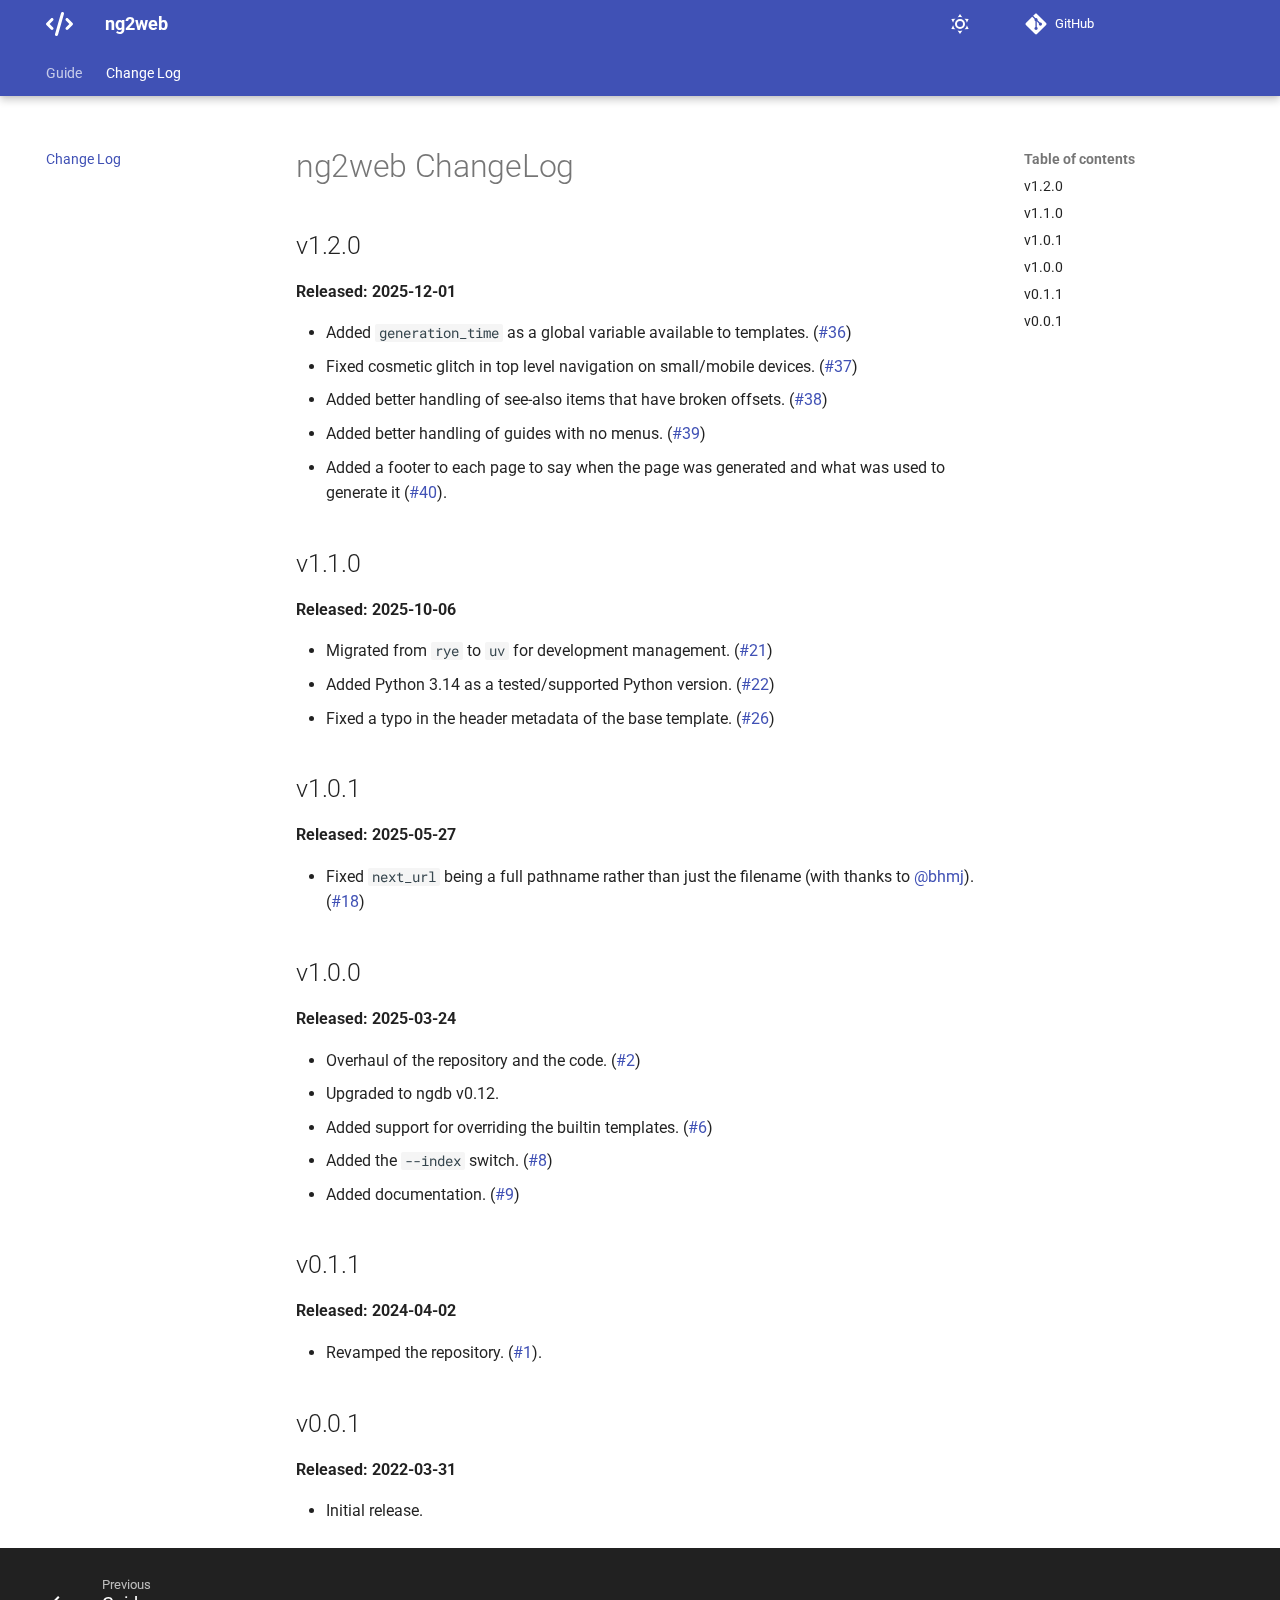
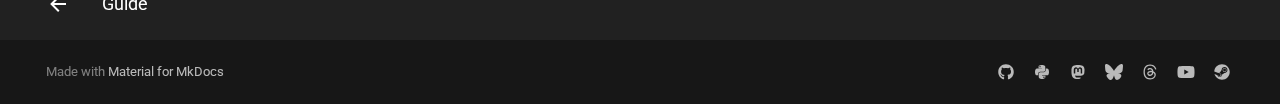
<file: changelog/index.html>
<!doctype html>
<html lang="en" class="no-js">
  <head>
    
      <meta charset="utf-8">
      <meta name="viewport" content="width=device-width,initial-scale=1">
      
      
      
      
        <link rel="prev" href="..">
      
      
      
      <link rel="icon" href="../assets/images/favicon.png">
      <meta name="generator" content="mkdocs-1.6.1, mkdocs-material-9.6.21">
    
    
      
        <title>Change Log - ng2web</title>
      
    
    
      <link rel="stylesheet" href="../assets/stylesheets/main.2a3383ac.min.css">
      
        
        <link rel="stylesheet" href="../assets/stylesheets/palette.06af60db.min.css">
      
      


    
    
      
    
    
      
        
        
        <link rel="preconnect" href="https://fonts.gstatic.com" crossorigin>
        <link rel="stylesheet" href="https://fonts.googleapis.com/css?family=Roboto:300,300i,400,400i,700,700i%7CRoboto+Mono:400,400i,700,700i&display=fallback">
        <style>:root{--md-text-font:"Roboto";--md-code-font:"Roboto Mono"}</style>
      
    
    
      <link rel="stylesheet" href="../assets/_markdown_exec_pyodide.css">
    
    <script>__md_scope=new URL("..",location),__md_hash=e=>[...e].reduce(((e,_)=>(e<<5)-e+_.charCodeAt(0)),0),__md_get=(e,_=localStorage,t=__md_scope)=>JSON.parse(_.getItem(t.pathname+"."+e)),__md_set=(e,_,t=localStorage,a=__md_scope)=>{try{t.setItem(a.pathname+"."+e,JSON.stringify(_))}catch(e){}}</script>
    
      

    
    
    
  </head>
  
  
    
    
      
    
    
    
    
    <body dir="ltr" data-md-color-scheme="default" data-md-color-primary="indigo" data-md-color-accent="purple">
  
    
    <input class="md-toggle" data-md-toggle="drawer" type="checkbox" id="__drawer" autocomplete="off">
    <input class="md-toggle" data-md-toggle="search" type="checkbox" id="__search" autocomplete="off">
    <label class="md-overlay" for="__drawer"></label>
    <div data-md-component="skip">
      
        
        <a href="#ng2web-changelog" class="md-skip">
          Skip to content
        </a>
      
    </div>
    <div data-md-component="announce">
      
    </div>
    
    
      

  

<header class="md-header md-header--shadow md-header--lifted" data-md-component="header">
  <nav class="md-header__inner md-grid" aria-label="Header">
    <a href=".." title="ng2web" class="md-header__button md-logo" aria-label="ng2web" data-md-component="logo">
      
  
  <svg xmlns="http://www.w3.org/2000/svg" viewBox="0 0 576 512"><!--! Font Awesome Free 7.0.1 by @fontawesome - https://fontawesome.com License - https://fontawesome.com/license/free (Icons: CC BY 4.0, Fonts: SIL OFL 1.1, Code: MIT License) Copyright 2025 Fonticons, Inc.--><path d="M360.8 1.2c-17-4.9-34.7 5-39.6 22l-128 448c-4.9 17 5 34.7 22 39.6s34.7-5 39.6-22l128-448c4.9-17-5-34.7-22-39.6m64.6 136.1c-12.5 12.5-12.5 32.8 0 45.3l73.4 73.4-73.4 73.4c-12.5 12.5-12.5 32.8 0 45.3s32.8 12.5 45.3 0l96-96c12.5-12.5 12.5-32.8 0-45.3l-96-96c-12.5-12.5-32.8-12.5-45.3 0zm-274.7 0c-12.5-12.5-32.8-12.5-45.3 0l-96 96c-12.5 12.5-12.5 32.8 0 45.3l96 96c12.5 12.5 32.8 12.5 45.3 0s12.5-32.8 0-45.3L77.3 256l73.3-73.4c12.5-12.5 12.5-32.8 0-45.3z"/></svg>

    </a>
    <label class="md-header__button md-icon" for="__drawer">
      
      <svg xmlns="http://www.w3.org/2000/svg" viewBox="0 0 24 24"><path d="M3 6h18v2H3zm0 5h18v2H3zm0 5h18v2H3z"/></svg>
    </label>
    <div class="md-header__title" data-md-component="header-title">
      <div class="md-header__ellipsis">
        <div class="md-header__topic">
          <span class="md-ellipsis">
            ng2web
          </span>
        </div>
        <div class="md-header__topic" data-md-component="header-topic">
          <span class="md-ellipsis">
            
              Change Log
            
          </span>
        </div>
      </div>
    </div>
    
      
        <form class="md-header__option" data-md-component="palette">
  
    
    
    
    <input class="md-option" data-md-color-media="(prefers-color-scheme: light)" data-md-color-scheme="default" data-md-color-primary="indigo" data-md-color-accent="purple"  aria-label="Switch to dark mode"  type="radio" name="__palette" id="__palette_0">
    
      <label class="md-header__button md-icon" title="Switch to dark mode" for="__palette_1" hidden>
        <svg xmlns="http://www.w3.org/2000/svg" viewBox="0 0 24 24"><path d="M12 7a5 5 0 0 1 5 5 5 5 0 0 1-5 5 5 5 0 0 1-5-5 5 5 0 0 1 5-5m0 2a3 3 0 0 0-3 3 3 3 0 0 0 3 3 3 3 0 0 0 3-3 3 3 0 0 0-3-3m0-7 2.39 3.42C13.65 5.15 12.84 5 12 5s-1.65.15-2.39.42zM3.34 7l4.16-.35A7.2 7.2 0 0 0 5.94 8.5c-.44.74-.69 1.5-.83 2.29zm.02 10 1.76-3.77a7.131 7.131 0 0 0 2.38 4.14zM20.65 7l-1.77 3.79a7.02 7.02 0 0 0-2.38-4.15zm-.01 10-4.14.36c.59-.51 1.12-1.14 1.54-1.86.42-.73.69-1.5.83-2.29zM12 22l-2.41-3.44c.74.27 1.55.44 2.41.44.82 0 1.63-.17 2.37-.44z"/></svg>
      </label>
    
  
    
    
    
    <input class="md-option" data-md-color-media="(prefers-color-scheme: dark)" data-md-color-scheme="slate" data-md-color-primary="black" data-md-color-accent="indigo"  aria-label="Switch to light mode"  type="radio" name="__palette" id="__palette_1">
    
      <label class="md-header__button md-icon" title="Switch to light mode" for="__palette_0" hidden>
        <svg xmlns="http://www.w3.org/2000/svg" viewBox="0 0 24 24"><path d="m17.75 4.09-2.53 1.94.91 3.06-2.63-1.81-2.63 1.81.91-3.06-2.53-1.94L12.44 4l1.06-3 1.06 3zm3.5 6.91-1.64 1.25.59 1.98-1.7-1.17-1.7 1.17.59-1.98L15.75 11l2.06-.05L18.5 9l.69 1.95zm-2.28 4.95c.83-.08 1.72 1.1 1.19 1.85-.32.45-.66.87-1.08 1.27C15.17 23 8.84 23 4.94 19.07c-3.91-3.9-3.91-10.24 0-14.14.4-.4.82-.76 1.27-1.08.75-.53 1.93.36 1.85 1.19-.27 2.86.69 5.83 2.89 8.02a9.96 9.96 0 0 0 8.02 2.89m-1.64 2.02a12.08 12.08 0 0 1-7.8-3.47c-2.17-2.19-3.33-5-3.49-7.82-2.81 3.14-2.7 7.96.31 10.98 3.02 3.01 7.84 3.12 10.98.31"/></svg>
      </label>
    
  
</form>
      
    
    
      <script>var palette=__md_get("__palette");if(palette&&palette.color){if("(prefers-color-scheme)"===palette.color.media){var media=matchMedia("(prefers-color-scheme: light)"),input=document.querySelector(media.matches?"[data-md-color-media='(prefers-color-scheme: light)']":"[data-md-color-media='(prefers-color-scheme: dark)']");palette.color.media=input.getAttribute("data-md-color-media"),palette.color.scheme=input.getAttribute("data-md-color-scheme"),palette.color.primary=input.getAttribute("data-md-color-primary"),palette.color.accent=input.getAttribute("data-md-color-accent")}for(var[key,value]of Object.entries(palette.color))document.body.setAttribute("data-md-color-"+key,value)}</script>
    
    
    
    
      <div class="md-header__source">
        <a href="https://github.com/davep/ng2web" title="Go to repository" class="md-source" data-md-component="source">
  <div class="md-source__icon md-icon">
    
    <svg xmlns="http://www.w3.org/2000/svg" viewBox="0 0 448 512"><!--! Font Awesome Free 7.0.1 by @fontawesome - https://fontawesome.com License - https://fontawesome.com/license/free (Icons: CC BY 4.0, Fonts: SIL OFL 1.1, Code: MIT License) Copyright 2025 Fonticons, Inc.--><path d="M439.6 236.1 244 40.5c-5.4-5.5-12.8-8.5-20.4-8.5s-15 3-20.4 8.4L162.5 81l51.5 51.5c27.1-9.1 52.7 16.8 43.4 43.7l49.7 49.7c34.2-11.8 61.2 31 35.5 56.7-26.5 26.5-70.2-2.9-56-37.3L240.3 199v121.9c25.3 12.5 22.3 41.8 9.1 55-6.4 6.4-15.2 10.1-24.3 10.1s-17.8-3.6-24.3-10.1c-17.6-17.6-11.1-46.9 11.2-56v-123c-20.8-8.5-24.6-30.7-18.6-45L142.6 101 8.5 235.1C3 240.6 0 247.9 0 255.5s3 15 8.5 20.4l195.6 195.7c5.4 5.4 12.7 8.4 20.4 8.4s15-3 20.4-8.4l194.7-194.7c5.4-5.4 8.4-12.8 8.4-20.4s-3-15-8.4-20.4"/></svg>
  </div>
  <div class="md-source__repository">
    GitHub
  </div>
</a>
      </div>
    
  </nav>
  
    
      
<nav class="md-tabs" aria-label="Tabs" data-md-component="tabs">
  <div class="md-grid">
    <ul class="md-tabs__list">
      
        
  
  
  
  
    <li class="md-tabs__item">
      <a href=".." class="md-tabs__link">
        
  
  
    
  
  Guide

      </a>
    </li>
  

      
        
  
  
  
    
  
  
    <li class="md-tabs__item md-tabs__item--active">
      <a href="./" class="md-tabs__link">
        
  
  
    
  
  Change Log

      </a>
    </li>
  

      
    </ul>
  </div>
</nav>
    
  
</header>
    
    <div class="md-container" data-md-component="container">
      
      
        
      
      <main class="md-main" data-md-component="main">
        <div class="md-main__inner md-grid">
          
            
              
              <div class="md-sidebar md-sidebar--primary" data-md-component="sidebar" data-md-type="navigation" >
                <div class="md-sidebar__scrollwrap">
                  <div class="md-sidebar__inner">
                    


  


<nav class="md-nav md-nav--primary md-nav--lifted" aria-label="Navigation" data-md-level="0">
  <label class="md-nav__title" for="__drawer">
    <a href=".." title="ng2web" class="md-nav__button md-logo" aria-label="ng2web" data-md-component="logo">
      
  
  <svg xmlns="http://www.w3.org/2000/svg" viewBox="0 0 576 512"><!--! Font Awesome Free 7.0.1 by @fontawesome - https://fontawesome.com License - https://fontawesome.com/license/free (Icons: CC BY 4.0, Fonts: SIL OFL 1.1, Code: MIT License) Copyright 2025 Fonticons, Inc.--><path d="M360.8 1.2c-17-4.9-34.7 5-39.6 22l-128 448c-4.9 17 5 34.7 22 39.6s34.7-5 39.6-22l128-448c4.9-17-5-34.7-22-39.6m64.6 136.1c-12.5 12.5-12.5 32.8 0 45.3l73.4 73.4-73.4 73.4c-12.5 12.5-12.5 32.8 0 45.3s32.8 12.5 45.3 0l96-96c12.5-12.5 12.5-32.8 0-45.3l-96-96c-12.5-12.5-32.8-12.5-45.3 0zm-274.7 0c-12.5-12.5-32.8-12.5-45.3 0l-96 96c-12.5 12.5-12.5 32.8 0 45.3l96 96c12.5 12.5 32.8 12.5 45.3 0s12.5-32.8 0-45.3L77.3 256l73.3-73.4c12.5-12.5 12.5-32.8 0-45.3z"/></svg>

    </a>
    ng2web
  </label>
  
    <div class="md-nav__source">
      <a href="https://github.com/davep/ng2web" title="Go to repository" class="md-source" data-md-component="source">
  <div class="md-source__icon md-icon">
    
    <svg xmlns="http://www.w3.org/2000/svg" viewBox="0 0 448 512"><!--! Font Awesome Free 7.0.1 by @fontawesome - https://fontawesome.com License - https://fontawesome.com/license/free (Icons: CC BY 4.0, Fonts: SIL OFL 1.1, Code: MIT License) Copyright 2025 Fonticons, Inc.--><path d="M439.6 236.1 244 40.5c-5.4-5.5-12.8-8.5-20.4-8.5s-15 3-20.4 8.4L162.5 81l51.5 51.5c27.1-9.1 52.7 16.8 43.4 43.7l49.7 49.7c34.2-11.8 61.2 31 35.5 56.7-26.5 26.5-70.2-2.9-56-37.3L240.3 199v121.9c25.3 12.5 22.3 41.8 9.1 55-6.4 6.4-15.2 10.1-24.3 10.1s-17.8-3.6-24.3-10.1c-17.6-17.6-11.1-46.9 11.2-56v-123c-20.8-8.5-24.6-30.7-18.6-45L142.6 101 8.5 235.1C3 240.6 0 247.9 0 255.5s3 15 8.5 20.4l195.6 195.7c5.4 5.4 12.7 8.4 20.4 8.4s15-3 20.4-8.4l194.7-194.7c5.4-5.4 8.4-12.8 8.4-20.4s-3-15-8.4-20.4"/></svg>
  </div>
  <div class="md-source__repository">
    GitHub
  </div>
</a>
    </div>
  
  <ul class="md-nav__list" data-md-scrollfix>
    
      
      
  
  
  
  
    <li class="md-nav__item">
      <a href=".." class="md-nav__link">
        
  
  
  <span class="md-ellipsis">
    Guide
    
  </span>
  

      </a>
    </li>
  

    
      
      
  
  
    
  
  
  
    <li class="md-nav__item md-nav__item--active">
      
      <input class="md-nav__toggle md-toggle" type="checkbox" id="__toc">
      
      
        
      
      
        <label class="md-nav__link md-nav__link--active" for="__toc">
          
  
  
  <span class="md-ellipsis">
    Change Log
    
  </span>
  

          <span class="md-nav__icon md-icon"></span>
        </label>
      
      <a href="./" class="md-nav__link md-nav__link--active">
        
  
  
  <span class="md-ellipsis">
    Change Log
    
  </span>
  

      </a>
      
        

<nav class="md-nav md-nav--secondary" aria-label="Table of contents">
  
  
  
    
  
  
    <label class="md-nav__title" for="__toc">
      <span class="md-nav__icon md-icon"></span>
      Table of contents
    </label>
    <ul class="md-nav__list" data-md-component="toc" data-md-scrollfix>
      
        <li class="md-nav__item">
  <a href="#v120" class="md-nav__link">
    <span class="md-ellipsis">
      v1.2.0
    </span>
  </a>
  
</li>
      
        <li class="md-nav__item">
  <a href="#v110" class="md-nav__link">
    <span class="md-ellipsis">
      v1.1.0
    </span>
  </a>
  
</li>
      
        <li class="md-nav__item">
  <a href="#v101" class="md-nav__link">
    <span class="md-ellipsis">
      v1.0.1
    </span>
  </a>
  
</li>
      
        <li class="md-nav__item">
  <a href="#v100" class="md-nav__link">
    <span class="md-ellipsis">
      v1.0.0
    </span>
  </a>
  
</li>
      
        <li class="md-nav__item">
  <a href="#v011" class="md-nav__link">
    <span class="md-ellipsis">
      v0.1.1
    </span>
  </a>
  
</li>
      
        <li class="md-nav__item">
  <a href="#v001" class="md-nav__link">
    <span class="md-ellipsis">
      v0.0.1
    </span>
  </a>
  
</li>
      
    </ul>
  
</nav>
      
    </li>
  

    
  </ul>
</nav>
                  </div>
                </div>
              </div>
            
            
              
              <div class="md-sidebar md-sidebar--secondary" data-md-component="sidebar" data-md-type="toc" >
                <div class="md-sidebar__scrollwrap">
                  <div class="md-sidebar__inner">
                    

<nav class="md-nav md-nav--secondary" aria-label="Table of contents">
  
  
  
    
  
  
    <label class="md-nav__title" for="__toc">
      <span class="md-nav__icon md-icon"></span>
      Table of contents
    </label>
    <ul class="md-nav__list" data-md-component="toc" data-md-scrollfix>
      
        <li class="md-nav__item">
  <a href="#v120" class="md-nav__link">
    <span class="md-ellipsis">
      v1.2.0
    </span>
  </a>
  
</li>
      
        <li class="md-nav__item">
  <a href="#v110" class="md-nav__link">
    <span class="md-ellipsis">
      v1.1.0
    </span>
  </a>
  
</li>
      
        <li class="md-nav__item">
  <a href="#v101" class="md-nav__link">
    <span class="md-ellipsis">
      v1.0.1
    </span>
  </a>
  
</li>
      
        <li class="md-nav__item">
  <a href="#v100" class="md-nav__link">
    <span class="md-ellipsis">
      v1.0.0
    </span>
  </a>
  
</li>
      
        <li class="md-nav__item">
  <a href="#v011" class="md-nav__link">
    <span class="md-ellipsis">
      v0.1.1
    </span>
  </a>
  
</li>
      
        <li class="md-nav__item">
  <a href="#v001" class="md-nav__link">
    <span class="md-ellipsis">
      v0.0.1
    </span>
  </a>
  
</li>
      
    </ul>
  
</nav>
                  </div>
                </div>
              </div>
            
          
          
            <div class="md-content" data-md-component="content">
              <article class="md-content__inner md-typeset">
                
                  


  
  


<h1 id="ng2web-changelog">ng2web ChangeLog</h1>
<h2 id="v120">v1.2.0</h2>
<p><strong>Released: 2025-12-01</strong></p>
<ul>
<li>Added <code>generation_time</code> as a global variable available to templates.
  (<a href="https://github.com/davep/ng2web/pull/36">#36</a>)</li>
<li>Fixed cosmetic glitch in top level navigation on small/mobile devices.
  (<a href="https://github.com/davep/ng2web/pull/37">#37</a>)</li>
<li>Added better handling of see-also items that have broken offsets.
  (<a href="https://github.com/davep/ng2web/pull/38">#38</a>)</li>
<li>Added better handling of guides with no menus.
  (<a href="https://github.com/davep/ng2web/pull/39">#39</a>)</li>
<li>Added a footer to each page to say when the page was generated and what
  was used to generate it (<a href="https://github.com/davep/ng2web/pull/40">#40</a>).</li>
</ul>
<h2 id="v110">v1.1.0</h2>
<p><strong>Released: 2025-10-06</strong></p>
<ul>
<li>Migrated from <code>rye</code> to <code>uv</code> for development management.
  (<a href="https://github.com/davep/ng2web/pull/21">#21</a>)</li>
<li>Added Python 3.14 as a tested/supported Python version.
  (<a href="https://github.com/davep/ng2web/pull/22">#22</a>)</li>
<li>Fixed a typo in the header metadata of the base template.
  (<a href="https://github.com/davep/ng2web/pull/26">#26</a>)</li>
</ul>
<h2 id="v101">v1.0.1</h2>
<p><strong>Released: 2025-05-27</strong></p>
<ul>
<li>Fixed <code>next_url</code> being a full pathname rather than just the filename (with
  thanks to <a href="https://github.com/bhmj">@bhmj</a>).
  (<a href="https://github.com/davep/ng2web/pull/18">#18</a>)</li>
</ul>
<h2 id="v100">v1.0.0</h2>
<p><strong>Released: 2025-03-24</strong></p>
<ul>
<li>Overhaul of the repository and the code.
  (<a href="https://github.com/davep/ng2web/pull/2">#2</a>)</li>
<li>Upgraded to ngdb v0.12.</li>
<li>Added support for overriding the builtin templates.
  (<a href="https://github.com/davep/ng2web/pull/6">#6</a>)</li>
<li>Added the <code>--index</code> switch. (<a href="https://github.com/davep/ng2web/pull/8">#8</a>)</li>
<li>Added documentation. (<a href="https://github.com/davep/ng2web/pull/9">#9</a>)</li>
</ul>
<h2 id="v011">v0.1.1</h2>
<p><strong>Released: 2024-04-02</strong></p>
<ul>
<li>Revamped the repository. (<a href="https://github.com/davep/ng2web/pull/1">#1</a>).</li>
</ul>
<h2 id="v001">v0.0.1</h2>
<p><strong>Released: 2022-03-31</strong></p>
<ul>
<li>Initial release.</li>
</ul>












                
              </article>
            </div>
          
          
<script>var target=document.getElementById(location.hash.slice(1));target&&target.name&&(target.checked=target.name.startsWith("__tabbed_"))</script>
        </div>
        
      </main>
      
        <footer class="md-footer">
  
    
      
      <nav class="md-footer__inner md-grid" aria-label="Footer" >
        
          
          <a href=".." class="md-footer__link md-footer__link--prev" aria-label="Previous: Guide">
            <div class="md-footer__button md-icon">
              
              <svg xmlns="http://www.w3.org/2000/svg" viewBox="0 0 24 24"><path d="M20 11v2H8l5.5 5.5-1.42 1.42L4.16 12l7.92-7.92L13.5 5.5 8 11z"/></svg>
            </div>
            <div class="md-footer__title">
              <span class="md-footer__direction">
                Previous
              </span>
              <div class="md-ellipsis">
                Guide
              </div>
            </div>
          </a>
        
        
      </nav>
    
  
  <div class="md-footer-meta md-typeset">
    <div class="md-footer-meta__inner md-grid">
      <div class="md-copyright">
  
  
    Made with
    <a href="https://squidfunk.github.io/mkdocs-material/" target="_blank" rel="noopener">
      Material for MkDocs
    </a>
  
</div>
      
        
<div class="md-social">
  
    
    
    
    
      
      
    
    <a href="https://github.com/davep" target="_blank" rel="noopener" title="github.com" class="md-social__link">
      <svg xmlns="http://www.w3.org/2000/svg" viewBox="0 0 512 512"><!--! Font Awesome Free 7.0.1 by @fontawesome - https://fontawesome.com License - https://fontawesome.com/license/free (Icons: CC BY 4.0, Fonts: SIL OFL 1.1, Code: MIT License) Copyright 2025 Fonticons, Inc.--><path d="M173.9 397.4c0 2-2.3 3.6-5.2 3.6-3.3.3-5.6-1.3-5.6-3.6 0-2 2.3-3.6 5.2-3.6 3-.3 5.6 1.3 5.6 3.6m-31.1-4.5c-.7 2 1.3 4.3 4.3 4.9 2.6 1 5.6 0 6.2-2s-1.3-4.3-4.3-5.2c-2.6-.7-5.5.3-6.2 2.3m44.2-1.7c-2.9.7-4.9 2.6-4.6 4.9.3 2 2.9 3.3 5.9 2.6 2.9-.7 4.9-2.6 4.6-4.6-.3-1.9-3-3.2-5.9-2.9M252.8 8C114.1 8 8 113.3 8 252c0 110.9 69.8 205.8 169.5 239.2 12.8 2.3 17.3-5.6 17.3-12.1 0-6.2-.3-40.4-.3-61.4 0 0-70 15-84.7-29.8 0 0-11.4-29.1-27.8-36.6 0 0-22.9-15.7 1.6-15.4 0 0 24.9 2 38.6 25.8 21.9 38.6 58.6 27.5 72.9 20.9 2.3-16 8.8-27.1 16-33.7-55.9-6.2-112.3-14.3-112.3-110.5 0-27.5 7.6-41.3 23.6-58.9-2.6-6.5-11.1-33.3 2.6-67.9 20.9-6.5 69 27 69 27 20-5.6 41.5-8.5 62.8-8.5s42.8 2.9 62.8 8.5c0 0 48.1-33.6 69-27 13.7 34.7 5.2 61.4 2.6 67.9 16 17.7 25.8 31.5 25.8 58.9 0 96.5-58.9 104.2-114.8 110.5 9.2 7.9 17 22.9 17 46.4 0 33.7-.3 75.4-.3 83.6 0 6.5 4.6 14.4 17.3 12.1C436.2 457.8 504 362.9 504 252 504 113.3 391.5 8 252.8 8M105.2 352.9c-1.3 1-1 3.3.7 5.2 1.6 1.6 3.9 2.3 5.2 1 1.3-1 1-3.3-.7-5.2-1.6-1.6-3.9-2.3-5.2-1m-10.8-8.1c-.7 1.3.3 2.9 2.3 3.9 1.6 1 3.6.7 4.3-.7.7-1.3-.3-2.9-2.3-3.9-2-.6-3.6-.3-4.3.7m32.4 35.6c-1.6 1.3-1 4.3 1.3 6.2 2.3 2.3 5.2 2.6 6.5 1 1.3-1.3.7-4.3-1.3-6.2-2.2-2.3-5.2-2.6-6.5-1m-11.4-14.7c-1.6 1-1.6 3.6 0 5.9s4.3 3.3 5.6 2.3c1.6-1.3 1.6-3.9 0-6.2-1.4-2.3-4-3.3-5.6-2"/></svg>
    </a>
  
    
    
    
    
      
      
    
    <a href="https://pypi.org/user/davepearson/" target="_blank" rel="noopener" title="pypi.org" class="md-social__link">
      <svg xmlns="http://www.w3.org/2000/svg" viewBox="0 0 448 512"><!--! Font Awesome Free 7.0.1 by @fontawesome - https://fontawesome.com License - https://fontawesome.com/license/free (Icons: CC BY 4.0, Fonts: SIL OFL 1.1, Code: MIT License) Copyright 2025 Fonticons, Inc.--><path d="M439.8 200.5c-7.7-30.9-22.3-54.2-53.4-54.2h-40.1v47.4c0 36.8-31.2 67.8-66.8 67.8H172.7c-29.2 0-53.4 25-53.4 54.3v101.8c0 29 25.2 46 53.4 54.3 33.8 9.9 66.3 11.7 106.8 0 26.9-7.8 53.4-23.5 53.4-54.3v-40.7H226.2v-13.6h160.2c31.1 0 42.6-21.7 53.4-54.2 11.2-33.5 10.7-65.7 0-108.6M286.2 444.7a20.4 20.4 0 1 1 0-40.7 20.4 20.4 0 1 1 0 40.7M167.8 248.1h106.8c29.7 0 53.4-24.5 53.4-54.3V91.9c0-29-24.4-50.7-53.4-55.6-35.8-5.9-74.7-5.6-106.8.1-45.2 8-53.4 24.7-53.4 55.6v40.7h106.9v13.6h-147c-31.1 0-58.3 18.7-66.8 54.2-9.8 40.7-10.2 66.1 0 108.6 7.6 31.6 25.7 54.2 56.8 54.2H101v-48.8c0-35.3 30.5-66.4 66.8-66.4m-6.6-183.4a20.4 20.4 0 1 1 0 40.8 20.4 20.4 0 1 1 0-40.8"/></svg>
    </a>
  
    
    
      
    
    
    
      
      
    
    <a href="https://fosstodon.org/@davep" target="_blank" rel="noopener me" title="fosstodon.org" class="md-social__link">
      <svg xmlns="http://www.w3.org/2000/svg" viewBox="0 0 448 512"><!--! Font Awesome Free 7.0.1 by @fontawesome - https://fontawesome.com License - https://fontawesome.com/license/free (Icons: CC BY 4.0, Fonts: SIL OFL 1.1, Code: MIT License) Copyright 2025 Fonticons, Inc.--><path d="M433 179.1c0-97.2-63.7-125.7-63.7-125.7-62.5-28.7-228.6-28.4-290.5 0 0 0-63.7 28.5-63.7 125.7 0 115.7-6.6 259.4 105.6 289.1 40.5 10.7 75.3 13 103.3 11.4 50.8-2.8 79.3-18.1 79.3-18.1l-1.7-36.9s-36.3 11.4-77.1 10.1c-40.4-1.4-83-4.4-89.6-54-.6-4.6-.9-9.3-.9-13.9 85.6 20.9 158.7 9.1 178.7 6.7 56.1-6.7 105-41.3 111.2-72.9 9.8-49.8 9-121.5 9-121.5zm-75.1 125.2h-46.6V190.1c0-49.7-64-51.6-64 6.9v62.5H201V197c0-58.5-64-56.6-64-6.9v114.2H90.3c0-122.1-5.2-147.9 18.4-175 25.9-28.9 79.8-30.8 103.8 6.1l11.6 19.5 11.6-19.5c24.1-37.1 78.1-34.8 103.8-6.1 23.7 27.3 18.4 53 18.4 175"/></svg>
    </a>
  
    
    
    
    
      
      
    
    <a href="https://bsky.app/profile/davep.org" target="_blank" rel="noopener" title="bsky.app" class="md-social__link">
      <svg xmlns="http://www.w3.org/2000/svg" viewBox="0 0 576 512"><!--! Font Awesome Free 7.0.1 by @fontawesome - https://fontawesome.com License - https://fontawesome.com/license/free (Icons: CC BY 4.0, Fonts: SIL OFL 1.1, Code: MIT License) Copyright 2025 Fonticons, Inc.--><path d="M407.8 294.7c-3.3-.4-6.7-.8-10-1.3 3.4.4 6.7.9 10 1.3M288 227.1c-26.1-50.7-97.1-145.2-163.1-191.8C61.6-9.4 37.5-1.7 21.6 5.5 3.3 13.8 0 41.9 0 58.4S9.1 194 15 213.9c19.5 65.7 89.1 87.9 153.2 80.7 3.3-.5 6.6-.9 10-1.4-3.3.5-6.6 1-10 1.4-93.9 14-177.3 48.2-67.9 169.9C220.6 589.1 265.1 437.8 288 361.1c22.9 76.7 49.2 222.5 185.6 103.4 102.4-103.4 28.1-156-65.8-169.9-3.3-.4-6.7-.8-10-1.3 3.4.4 6.7.9 10 1.3 64.1 7.1 133.6-15.1 153.2-80.7C566.9 194 576 75 576 58.4s-3.3-44.7-21.6-52.9c-15.8-7.1-40-14.9-103.2 29.8C385.1 81.9 314.1 176.4 288 227.1"/></svg>
    </a>
  
    
    
    
    
      
      
    
    <a href="https://www.threads.net/@davepdotorg" target="_blank" rel="noopener" title="www.threads.net" class="md-social__link">
      <svg xmlns="http://www.w3.org/2000/svg" viewBox="0 0 448 512"><!--! Font Awesome Free 7.0.1 by @fontawesome - https://fontawesome.com License - https://fontawesome.com/license/free (Icons: CC BY 4.0, Fonts: SIL OFL 1.1, Code: MIT License) Copyright 2025 Fonticons, Inc.--><path d="M331.5 235.7c2.2.9 4.2 1.9 6.3 2.8 29.2 14.1 50.6 35.2 61.8 61.4 15.7 36.5 17.2 95.8-30.3 143.2-36.2 36.2-80.3 52.5-142.6 53h-.3c-70.2-.5-124.1-24.1-160.4-70.2-32.3-41-48.9-98.1-49.5-169.6v-.5c.5-71.5 17.1-128.6 49.4-169.6 36.3-46.1 90.3-69.7 160.5-70.2h.3c70.3.5 124.9 24 162.3 69.9 18.4 22.7 32 50 40.6 81.7l-40.4 10.8c-7.1-25.8-17.8-47.8-32.2-65.4-29.2-35.8-73-54.2-130.5-54.6-57 .5-100.1 18.8-128.2 54.4C72.1 146.1 58.5 194.3 58 256c.5 61.7 14.1 109.9 40.3 143.3 28 35.6 71.2 53.9 128.2 54.4 51.4-.4 85.4-12.6 113.7-40.9 32.3-32.2 31.7-71.8 21.4-95.9-6.1-14.2-17.1-26-31.9-34.9-3.7 26.9-11.8 48.3-24.7 64.8-17.1 21.8-41.4 33.6-72.7 35.3-23.6 1.3-46.3-4.4-63.9-16-20.8-13.8-33-34.8-34.3-59.3-2.5-48.3 35.7-83 95.2-86.4 21.1-1.2 40.9-.3 59.2 2.8-2.4-14.8-7.3-26.6-14.6-35.2-10-11.7-25.6-17.7-46.2-17.8h-.7c-16.6 0-39 4.6-53.3 26.3l-34.4-23.6c19.2-29.1 50.3-45.1 87.8-45.1h.8c62.6.4 99.9 39.5 103.7 107.7l-.2.2zm-156 68.8c1.3 25.1 28.4 36.8 54.6 35.3 25.6-1.4 54.6-11.4 59.5-73.2-13.2-2.9-27.8-4.4-43.4-4.4-4.8 0-9.6.1-14.4.4-42.9 2.4-57.2 23.2-56.2 41.8z"/></svg>
    </a>
  
    
    
    
    
      
      
    
    <a href="https://www.youtube.com/@DavePearson" target="_blank" rel="noopener" title="www.youtube.com" class="md-social__link">
      <svg xmlns="http://www.w3.org/2000/svg" viewBox="0 0 576 512"><!--! Font Awesome Free 7.0.1 by @fontawesome - https://fontawesome.com License - https://fontawesome.com/license/free (Icons: CC BY 4.0, Fonts: SIL OFL 1.1, Code: MIT License) Copyright 2025 Fonticons, Inc.--><path d="M549.7 124.1c-6.2-23.7-24.8-42.3-48.3-48.6C458.9 64 288.1 64 288.1 64S117.3 64 74.7 75.5c-23.5 6.3-42 24.9-48.3 48.6C15 167 15 256.4 15 256.4s0 89.4 11.4 132.3c6.3 23.6 24.8 41.5 48.3 47.8C117.3 448 288.1 448 288.1 448s170.8 0 213.4-11.5c23.5-6.3 42-24.2 48.3-47.8 11.4-42.9 11.4-132.3 11.4-132.3s0-89.4-11.4-132.3zM232.2 337.6V175.2l142.7 81.2z"/></svg>
    </a>
  
    
    
    
    
      
      
    
    <a href="https://steamcommunity.com/id/davepdotorg" target="_blank" rel="noopener" title="steamcommunity.com" class="md-social__link">
      <svg xmlns="http://www.w3.org/2000/svg" viewBox="0 0 512 512"><!--! Font Awesome Free 7.0.1 by @fontawesome - https://fontawesome.com License - https://fontawesome.com/license/free (Icons: CC BY 4.0, Fonts: SIL OFL 1.1, Code: MIT License) Copyright 2025 Fonticons, Inc.--><path d="M504 256c0 137-111.2 248-248.4 248-113.8 0-209.6-76.3-239-180.4l95.2 39.3c6.4 32.1 34.9 56.4 68.9 56.4 39.2 0 71.9-32.4 70.2-73.5l84.5-60.2c52.1 1.3 95.8-40.9 95.8-93.5 0-51.6-42-93.5-93.7-93.5s-93.7 42-93.7 93.5v1.2L184.6 279c-15.5-.9-30.7 3.4-43.5 12.1L8 236.1C18.2 108.4 125.1 8 255.6 8 392.8 8 504 119 504 256M163.7 384.3l-30.5-12.6c5.6 11.6 15.3 20.8 27.2 25.8 26.9 11.2 57.8-1.6 69-28.4 5.4-13 5.5-27.3.1-40.3S214 305.6 201 300.2c-12.9-5.4-26.7-5.2-38.9-.6l31.5 13c19.8 8.2 29.2 30.9 20.9 50.7-8.3 19.9-31 29.2-50.8 21m173.8-254.5a62.3 62.3 0 1 1 0 124.6 62.3 62.3 0 1 1 0-124.6m.1 109a46.8 46.8 0 1 0 0-93.6 46.8 46.8 0 1 0 0 93.6"/></svg>
    </a>
  
</div>
      
    </div>
  </div>
</footer>
      
    </div>
    <div class="md-dialog" data-md-component="dialog">
      <div class="md-dialog__inner md-typeset"></div>
    </div>
    
    
    
      
      <script id="__config" type="application/json">{"base": "..", "features": ["navigation.tabs", "navigation.indexes", "navigation.tabs.sticky", "navigation.footer", "content.code.copy"], "search": "../assets/javascripts/workers/search.973d3a69.min.js", "tags": null, "translations": {"clipboard.copied": "Copied to clipboard", "clipboard.copy": "Copy to clipboard", "search.result.more.one": "1 more on this page", "search.result.more.other": "# more on this page", "search.result.none": "No matching documents", "search.result.one": "1 matching document", "search.result.other": "# matching documents", "search.result.placeholder": "Type to start searching", "search.result.term.missing": "Missing", "select.version": "Select version"}, "version": null}</script>
    
    
      <script src="../assets/javascripts/bundle.f55a23d4.min.js"></script>
      
        <script src="../assets/_markdown_exec_pyodide.js"></script>
      
    
  </body>
</html>
</file>
<file: assets/_markdown_exec_pyodide.css>
html[data-theme="light"] {
    @import "https://cdn.jsdelivr.net/npm/highlightjs-themes@1.0.0/tomorrow.css"
}

html[data-theme="dark"] {
    @import "https://cdn.jsdelivr.net/npm/highlightjs-themes@1.0.0/tomorrow-night-blue.min.css"
}


.ace_gutter {
    z-index: 1;
}

.pyodide-editor {
    width: 100%;
    min-height: 200px;
    max-height: 400px;
    font-size: .85em;
}

.pyodide-editor-bar {
    color: var(--md-primary-bg-color);
    background-color: var(--md-primary-fg-color);
    width: 100%;
    font: monospace;
    font-size: 0.75em;
    padding: 2px 0 2px;
}

.pyodide-bar-item {
    padding: 0 18px 0;
    display: inline-block;
    width: 50%;
}

.pyodide pre {
    margin: 0;
}

.pyodide-output {
    width: 100%;
    margin-bottom: -15px;
    min-height: 46px;
    max-height: 400px
}

.pyodide-clickable {
    cursor: pointer;
    text-align: right;
}

/* For themes other than Material. */
.pyodide .twemoji svg {
    width: 1rem;
}
</file>
<file: assets/stylesheets/main.2a3383ac.min.css>
@charset "UTF-8";html{-webkit-text-size-adjust:none;-moz-text-size-adjust:none;text-size-adjust:none;box-sizing:border-box}*,:after,:before{box-sizing:inherit}@media (prefers-reduced-motion){*,:after,:before{transition:none!important}}body{margin:0}a,button,input,label{-webkit-tap-highlight-color:transparent}a{color:inherit;text-decoration:none}hr{border:0;box-sizing:initial;display:block;height:.05rem;overflow:visible;padding:0}small{font-size:80%}sub,sup{line-height:1em}img{border-style:none}table{border-collapse:initial;border-spacing:0}td,th{font-weight:400;vertical-align:top}button{background:#0000;border:0;font-family:inherit;font-size:inherit;margin:0;padding:0}input{border:0;outline:none}:root{--md-primary-fg-color:#4051b5;--md-primary-fg-color--light:#5d6cc0;--md-primary-fg-color--dark:#303fa1;--md-primary-bg-color:#fff;--md-primary-bg-color--light:#ffffffb3;--md-accent-fg-color:#526cfe;--md-accent-fg-color--transparent:#526cfe1a;--md-accent-bg-color:#fff;--md-accent-bg-color--light:#ffffffb3}[data-md-color-scheme=default]{color-scheme:light}[data-md-color-scheme=default] img[src$="#gh-dark-mode-only"],[data-md-color-scheme=default] img[src$="#only-dark"]{display:none}:root,[data-md-color-scheme=default]{--md-hue:225deg;--md-default-fg-color:#000000de;--md-default-fg-color--light:#0000008a;--md-default-fg-color--lighter:#00000052;--md-default-fg-color--lightest:#00000012;--md-default-bg-color:#fff;--md-default-bg-color--light:#ffffffb3;--md-default-bg-color--lighter:#ffffff4d;--md-default-bg-color--lightest:#ffffff1f;--md-code-fg-color:#36464e;--md-code-bg-color:#f5f5f5;--md-code-hl-color:#4287ff;--md-code-hl-color--light:#4287ff1a;--md-code-hl-number-color:#d52a2a;--md-code-hl-special-color:#db1457;--md-code-hl-function-color:#a846b9;--md-code-hl-constant-color:#6e59d9;--md-code-hl-keyword-color:#3f6ec6;--md-code-hl-string-color:#1c7d4d;--md-code-hl-name-color:var(--md-code-fg-color);--md-code-hl-operator-color:var(--md-default-fg-color--light);--md-code-hl-punctuation-color:var(--md-default-fg-color--light);--md-code-hl-comment-color:var(--md-default-fg-color--light);--md-code-hl-generic-color:var(--md-default-fg-color--light);--md-code-hl-variable-color:var(--md-default-fg-color--light);--md-typeset-color:var(--md-default-fg-color);--md-typeset-a-color:var(--md-primary-fg-color);--md-typeset-del-color:#f5503d26;--md-typeset-ins-color:#0bd57026;--md-typeset-kbd-color:#fafafa;--md-typeset-kbd-accent-color:#fff;--md-typeset-kbd-border-color:#b8b8b8;--md-typeset-mark-color:#ffff0080;--md-typeset-table-color:#0000001f;--md-typeset-table-color--light:rgba(0,0,0,.035);--md-admonition-fg-color:var(--md-default-fg-color);--md-admonition-bg-color:var(--md-default-bg-color);--md-warning-fg-color:#000000de;--md-warning-bg-color:#ff9;--md-footer-fg-color:#fff;--md-footer-fg-color--light:#ffffffb3;--md-footer-fg-color--lighter:#ffffff73;--md-footer-bg-color:#000000de;--md-footer-bg-color--dark:#00000052;--md-shadow-z1:0 0.2rem 0.5rem #0000000d,0 0 0.05rem #0000001a;--md-shadow-z2:0 0.2rem 0.5rem #0000001a,0 0 0.05rem #00000040;--md-shadow-z3:0 0.2rem 0.5rem #0003,0 0 0.05rem #00000059}.md-icon svg{fill:currentcolor;display:block;height:1.2rem;width:1.2rem}body{-webkit-font-smoothing:antialiased;-moz-osx-font-smoothing:grayscale;--md-text-font-family:var(--md-text-font,_),-apple-system,BlinkMacSystemFont,Helvetica,Arial,sans-serif;--md-code-font-family:var(--md-code-font,_),SFMono-Regular,Consolas,Menlo,monospace}aside,body,input{font-feature-settings:"kern","liga";color:var(--md-typeset-color);font-family:var(--md-text-font-family)}code,kbd,pre{font-feature-settings:"kern";font-family:var(--md-code-font-family)}:root{--md-typeset-table-sort-icon:url('data:image/svg+xml;charset=utf-8,<svg xmlns="http://www.w3.org/2000/svg" viewBox="0 0 24 24"><path d="m18 21-4-4h3V7h-3l4-4 4 4h-3v10h3M2 19v-2h10v2M2 13v-2h7v2M2 7V5h4v2z"/></svg>');--md-typeset-table-sort-icon--asc:url('data:image/svg+xml;charset=utf-8,<svg xmlns="http://www.w3.org/2000/svg" viewBox="0 0 24 24"><path d="M19 17h3l-4 4-4-4h3V3h2M2 17h10v2H2M6 5v2H2V5m0 6h7v2H2z"/></svg>');--md-typeset-table-sort-icon--desc:url('data:image/svg+xml;charset=utf-8,<svg xmlns="http://www.w3.org/2000/svg" viewBox="0 0 24 24"><path d="M19 7h3l-4-4-4 4h3v14h2M2 17h10v2H2M6 5v2H2V5m0 6h7v2H2z"/></svg>')}.md-typeset{-webkit-print-color-adjust:exact;color-adjust:exact;font-size:.8rem;line-height:1.6;overflow-wrap:break-word}@media print{.md-typeset{font-size:.68rem}}.md-typeset blockquote,.md-typeset dl,.md-typeset figure,.md-typeset ol,.md-typeset pre,.md-typeset ul{margin-bottom:1em;margin-top:1em}.md-typeset h1{color:var(--md-default-fg-color--light);font-size:2em;line-height:1.3;margin:0 0 1.25em}.md-typeset h1,.md-typeset h2{font-weight:300;letter-spacing:-.01em}.md-typeset h2{font-size:1.5625em;line-height:1.4;margin:1.6em 0 .64em}.md-typeset h3{font-size:1.25em;font-weight:400;letter-spacing:-.01em;line-height:1.5;margin:1.6em 0 .8em}.md-typeset h2+h3{margin-top:.8em}.md-typeset h4{font-weight:700;letter-spacing:-.01em;margin:1em 0}.md-typeset h5,.md-typeset h6{color:var(--md-default-fg-color--light);font-size:.8em;font-weight:700;letter-spacing:-.01em;margin:1.25em 0}.md-typeset h5{text-transform:uppercase}.md-typeset h5 code{text-transform:none}.md-typeset hr{border-bottom:.05rem solid var(--md-default-fg-color--lightest);display:flow-root;margin:1.5em 0}.md-typeset a{color:var(--md-typeset-a-color);word-break:break-word}.md-typeset a,.md-typeset a:before{transition:color 125ms}.md-typeset a:focus,.md-typeset a:hover{color:var(--md-accent-fg-color)}.md-typeset a:focus code,.md-typeset a:hover code{background-color:var(--md-accent-fg-color--transparent)}.md-typeset a code{color:currentcolor;transition:background-color 125ms}.md-typeset a.focus-visible{outline-color:var(--md-accent-fg-color);outline-offset:.2rem}.md-typeset code,.md-typeset kbd,.md-typeset pre{color:var(--md-code-fg-color);direction:ltr;font-variant-ligatures:none}@media print{.md-typeset code,.md-typeset kbd,.md-typeset pre{white-space:pre-wrap}}.md-typeset code{background-color:var(--md-code-bg-color);border-radius:.1rem;-webkit-box-decoration-break:clone;box-decoration-break:clone;font-size:.85em;padding:0 .2941176471em;word-break:break-word}.md-typeset code:not(.focus-visible){-webkit-tap-highlight-color:transparent;outline:none}.md-typeset pre{display:flow-root;line-height:1.4;position:relative}.md-typeset pre>code{-webkit-box-decoration-break:slice;box-decoration-break:slice;box-shadow:none;display:block;margin:0;outline-color:var(--md-accent-fg-color);overflow:auto;padding:.7720588235em 1.1764705882em;scrollbar-color:var(--md-default-fg-color--lighter) #0000;scrollbar-width:thin;touch-action:auto;word-break:normal}.md-typeset pre>code:hover{scrollbar-color:var(--md-accent-fg-color) #0000}.md-typeset pre>code::-webkit-scrollbar{height:.2rem;width:.2rem}.md-typeset pre>code::-webkit-scrollbar-thumb{background-color:var(--md-default-fg-color--lighter)}.md-typeset pre>code::-webkit-scrollbar-thumb:hover{background-color:var(--md-accent-fg-color)}.md-typeset kbd{background-color:var(--md-typeset-kbd-color);border-radius:.1rem;box-shadow:0 .1rem 0 .05rem var(--md-typeset-kbd-border-color),0 .1rem 0 var(--md-typeset-kbd-border-color),0 -.1rem .2rem var(--md-typeset-kbd-accent-color) inset;color:var(--md-default-fg-color);display:inline-block;font-size:.75em;padding:0 .6666666667em;vertical-align:text-top;word-break:break-word}.md-typeset mark{background-color:var(--md-typeset-mark-color);-webkit-box-decoration-break:clone;box-decoration-break:clone;color:inherit;word-break:break-word}.md-typeset abbr{border-bottom:.05rem dotted var(--md-default-fg-color--light);cursor:help;text-decoration:none}.md-typeset small{opacity:.75}[dir=ltr] .md-typeset sub,[dir=ltr] .md-typeset sup{margin-left:.078125em}[dir=rtl] .md-typeset sub,[dir=rtl] .md-typeset sup{margin-right:.078125em}[dir=ltr] .md-typeset blockquote{padding-left:.6rem}[dir=rtl] .md-typeset blockquote{padding-right:.6rem}[dir=ltr] .md-typeset blockquote{border-left:.2rem solid var(--md-default-fg-color--lighter)}[dir=rtl] .md-typeset blockquote{border-right:.2rem solid var(--md-default-fg-color--lighter)}.md-typeset blockquote{color:var(--md-default-fg-color--light);margin-left:0;margin-right:0}.md-typeset ul{list-style-type:disc}.md-typeset ul[type]{list-style-type:revert-layer}[dir=ltr] .md-typeset ol,[dir=ltr] .md-typeset ul{margin-left:.625em}[dir=rtl] .md-typeset ol,[dir=rtl] .md-typeset ul{margin-right:.625em}.md-typeset ol,.md-typeset ul{padding:0}.md-typeset ol:not([hidden]),.md-typeset ul:not([hidden]){display:flow-root}.md-typeset ol ol,.md-typeset ul ol{list-style-type:lower-alpha}.md-typeset ol ol ol,.md-typeset ul ol ol{list-style-type:lower-roman}.md-typeset ol ol ol ol,.md-typeset ul ol ol ol{list-style-type:upper-alpha}.md-typeset ol ol ol ol ol,.md-typeset ul ol ol ol ol{list-style-type:upper-roman}.md-typeset ol[type],.md-typeset ul[type]{list-style-type:revert-layer}[dir=ltr] .md-typeset ol li,[dir=ltr] .md-typeset ul li{margin-left:1.25em}[dir=rtl] .md-typeset ol li,[dir=rtl] .md-typeset ul li{margin-right:1.25em}.md-typeset ol li,.md-typeset ul li{margin-bottom:.5em}.md-typeset ol li blockquote,.md-typeset ol li p,.md-typeset ul li blockquote,.md-typeset ul li p{margin:.5em 0}.md-typeset ol li:last-child,.md-typeset ul li:last-child{margin-bottom:0}[dir=ltr] .md-typeset ol li ol,[dir=ltr] .md-typeset ol li ul,[dir=ltr] .md-typeset ul li ol,[dir=ltr] .md-typeset ul li ul{margin-left:.625em}[dir=rtl] .md-typeset ol li ol,[dir=rtl] .md-typeset ol li ul,[dir=rtl] .md-typeset ul li ol,[dir=rtl] .md-typeset ul li ul{margin-right:.625em}.md-typeset ol li ol,.md-typeset ol li ul,.md-typeset ul li ol,.md-typeset ul li ul{margin-bottom:.5em;margin-top:.5em}[dir=ltr] .md-typeset dd{margin-left:1.875em}[dir=rtl] .md-typeset dd{margin-right:1.875em}.md-typeset dd{margin-bottom:1.5em;margin-top:1em}.md-typeset img,.md-typeset svg,.md-typeset video{height:auto;max-width:100%}.md-typeset img[align=left]{margin:1em 1em 1em 0}.md-typeset img[align=right]{margin:1em 0 1em 1em}.md-typeset img[align]:only-child{margin-top:0}.md-typeset figure{display:flow-root;margin:1em auto;max-width:100%;text-align:center;width:-moz-fit-content;width:fit-content}.md-typeset figure img{display:block;margin:0 auto}.md-typeset figcaption{font-style:italic;margin:1em auto;max-width:24rem}.md-typeset iframe{max-width:100%}.md-typeset table:not([class]){background-color:var(--md-default-bg-color);border:.05rem solid var(--md-typeset-table-color);border-radius:.1rem;display:inline-block;font-size:.64rem;max-width:100%;overflow:auto;touch-action:auto}@media print{.md-typeset table:not([class]){display:table}}.md-typeset table:not([class])+*{margin-top:1.5em}.md-typeset table:not([class]) td>:first-child,.md-typeset table:not([class]) th>:first-child{margin-top:0}.md-typeset table:not([class]) td>:last-child,.md-typeset table:not([class]) th>:last-child{margin-bottom:0}.md-typeset table:not([class]) td:not([align]),.md-typeset table:not([class]) th:not([align]){text-align:left}[dir=rtl] .md-typeset table:not([class]) td:not([align]),[dir=rtl] .md-typeset table:not([class]) th:not([align]){text-align:right}.md-typeset table:not([class]) th{font-weight:700;min-width:5rem;padding:.9375em 1.25em;vertical-align:top}.md-typeset table:not([class]) td{border-top:.05rem solid var(--md-typeset-table-color);padding:.9375em 1.25em;vertical-align:top}.md-typeset table:not([class]) tbody tr{transition:background-color 125ms}.md-typeset table:not([class]) tbody tr:hover{background-color:var(--md-typeset-table-color--light);box-shadow:0 .05rem 0 var(--md-default-bg-color) inset}.md-typeset table:not([class]) a{word-break:normal}.md-typeset table th[role=columnheader]{cursor:pointer}[dir=ltr] .md-typeset table th[role=columnheader]:after{margin-left:.5em}[dir=rtl] .md-typeset table th[role=columnheader]:after{margin-right:.5em}.md-typeset table th[role=columnheader]:after{content:"";display:inline-block;height:1.2em;-webkit-mask-image:var(--md-typeset-table-sort-icon);mask-image:var(--md-typeset-table-sort-icon);-webkit-mask-repeat:no-repeat;mask-repeat:no-repeat;-webkit-mask-size:contain;mask-size:contain;transition:background-color 125ms;vertical-align:text-bottom;width:1.2em}.md-typeset table th[role=columnheader]:hover:after{background-color:var(--md-default-fg-color--lighter)}.md-typeset table th[role=columnheader][aria-sort=ascending]:after{background-color:var(--md-default-fg-color--light);-webkit-mask-image:var(--md-typeset-table-sort-icon--asc);mask-image:var(--md-typeset-table-sort-icon--asc)}.md-typeset table th[role=columnheader][aria-sort=descending]:after{background-color:var(--md-default-fg-color--light);-webkit-mask-image:var(--md-typeset-table-sort-icon--desc);mask-image:var(--md-typeset-table-sort-icon--desc)}.md-typeset__scrollwrap{margin:1em -.8rem;overflow-x:auto;touch-action:auto}.md-typeset__table{display:inline-block;margin-bottom:.5em;padding:0 .8rem}@media print{.md-typeset__table{display:block}}html .md-typeset__table table{display:table;margin:0;overflow:hidden;width:100%}@media screen and (max-width:44.984375em){.md-content__inner>pre{margin:1em -.8rem}.md-content__inner>pre code{border-radius:0}}.md-typeset .md-author{border-radius:100%;display:block;flex-shrink:0;height:1.6rem;overflow:hidden;position:relative;transition:color 125ms,transform 125ms;width:1.6rem}.md-typeset .md-author img{display:block}.md-typeset .md-author--more{background:var(--md-default-fg-color--lightest);color:var(--md-default-fg-color--lighter);font-size:.6rem;font-weight:700;line-height:1.6rem;text-align:center}.md-typeset .md-author--long{height:2.4rem;width:2.4rem}.md-typeset a.md-author{transform:scale(1)}.md-typeset a.md-author img{border-radius:100%;filter:grayscale(100%) opacity(75%);transition:filter 125ms}.md-typeset a.md-author:focus,.md-typeset a.md-author:hover{transform:scale(1.1);z-index:1}.md-typeset a.md-author:focus img,.md-typeset a.md-author:hover img{filter:grayscale(0)}.md-banner{background-color:var(--md-footer-bg-color);color:var(--md-footer-fg-color);overflow:auto}@media print{.md-banner{display:none}}.md-banner--warning{background-color:var(--md-warning-bg-color);color:var(--md-warning-fg-color)}.md-banner__inner{font-size:.7rem;margin:.6rem auto;padding:0 .8rem}[dir=ltr] .md-banner__button{float:right}[dir=rtl] .md-banner__button{float:left}.md-banner__button{color:inherit;cursor:pointer;transition:opacity .25s}.no-js .md-banner__button{display:none}.md-banner__button:hover{opacity:.7}html{font-size:125%;height:100%;overflow-x:hidden}@media screen and (min-width:100em){html{font-size:137.5%}}@media screen and (min-width:125em){html{font-size:150%}}body{background-color:var(--md-default-bg-color);display:flex;flex-direction:column;font-size:.5rem;min-height:100%;position:relative;width:100%}@media print{body{display:block}}@media screen and (max-width:59.984375em){body[data-md-scrolllock]{position:fixed}}.md-grid{margin-left:auto;margin-right:auto;max-width:61rem}.md-container{display:flex;flex-direction:column;flex-grow:1}@media print{.md-container{display:block}}.md-main{flex-grow:1}.md-main__inner{display:flex;height:100%;margin-top:1.5rem}.md-ellipsis{overflow:hidden;text-overflow:ellipsis}.md-toggle{display:none}.md-option{height:0;opacity:0;position:absolute;width:0}.md-option:checked+label:not([hidden]){display:block}.md-option.focus-visible+label{outline-color:var(--md-accent-fg-color);outline-style:auto}.md-skip{background-color:var(--md-default-fg-color);border-radius:.1rem;color:var(--md-default-bg-color);font-size:.64rem;margin:.5rem;opacity:0;outline-color:var(--md-accent-fg-color);padding:.3rem .5rem;position:fixed;transform:translateY(.4rem);z-index:-1}.md-skip:focus{opacity:1;transform:translateY(0);transition:transform .25s cubic-bezier(.4,0,.2,1),opacity 175ms 75ms;z-index:10}@page{margin:25mm}:root{--md-clipboard-icon:url('data:image/svg+xml;charset=utf-8,<svg xmlns="http://www.w3.org/2000/svg" viewBox="0 0 24 24"><path d="M19 21H8V7h11m0-2H8a2 2 0 0 0-2 2v14a2 2 0 0 0 2 2h11a2 2 0 0 0 2-2V7a2 2 0 0 0-2-2m-3-4H4a2 2 0 0 0-2 2v14h2V3h12z"/></svg>')}.md-clipboard{border-radius:.1rem;color:var(--md-default-fg-color--lightest);cursor:pointer;height:1.5em;outline-color:var(--md-accent-fg-color);outline-offset:.1rem;position:absolute;right:.5em;top:.5em;transition:color .25s;width:1.5em;z-index:1}@media print{.md-clipboard{display:none}}.md-clipboard:not(.focus-visible){-webkit-tap-highlight-color:transparent;outline:none}:hover>.md-clipboard{color:var(--md-default-fg-color--light)}.md-clipboard:focus,.md-clipboard:hover{color:var(--md-accent-fg-color)}.md-clipboard:after{background-color:currentcolor;content:"";display:block;height:1.125em;margin:0 auto;-webkit-mask-image:var(--md-clipboard-icon);mask-image:var(--md-clipboard-icon);-webkit-mask-position:center;mask-position:center;-webkit-mask-repeat:no-repeat;mask-repeat:no-repeat;-webkit-mask-size:contain;mask-size:contain;width:1.125em}.md-clipboard--inline{cursor:pointer}.md-clipboard--inline code{transition:color .25s,background-color .25s}.md-clipboard--inline:focus code,.md-clipboard--inline:hover code{background-color:var(--md-accent-fg-color--transparent);color:var(--md-accent-fg-color)}.md-typeset .md-code__content{display:grid}@keyframes consent{0%{opacity:0;transform:translateY(100%)}to{opacity:1;transform:translateY(0)}}@keyframes overlay{0%{opacity:0}to{opacity:1}}.md-consent__overlay{animation:overlay .25s both;-webkit-backdrop-filter:blur(.1rem);backdrop-filter:blur(.1rem);background-color:#0000008a;height:100%;opacity:1;position:fixed;top:0;width:100%;z-index:5}.md-consent__inner{animation:consent .5s cubic-bezier(.1,.7,.1,1) both;background-color:var(--md-default-bg-color);border:0;border-radius:.1rem;bottom:0;box-shadow:0 0 .2rem #0000001a,0 .2rem .4rem #0003;max-height:100%;overflow:auto;padding:0;position:fixed;width:100%;z-index:5}.md-consent__form{padding:.8rem}.md-consent__settings{display:none;margin:1em 0}input:checked+.md-consent__settings{display:block}.md-consent__controls{margin-bottom:.8rem}.md-typeset .md-consent__controls .md-button{display:inline}@media screen and (max-width:44.984375em){.md-typeset .md-consent__controls .md-button{display:block;margin-top:.4rem;text-align:center;width:100%}}.md-consent label{cursor:pointer}.md-content{flex-grow:1;min-width:0}.md-content__inner{margin:0 .8rem 1.2rem;padding-top:.6rem}@media screen and (min-width:76.25em){[dir=ltr] .md-sidebar--primary:not([hidden])~.md-content>.md-content__inner{margin-left:1.2rem}[dir=ltr] .md-sidebar--secondary:not([hidden])~.md-content>.md-content__inner,[dir=rtl] .md-sidebar--primary:not([hidden])~.md-content>.md-content__inner{margin-right:1.2rem}[dir=rtl] .md-sidebar--secondary:not([hidden])~.md-content>.md-content__inner{margin-left:1.2rem}}.md-content__inner:before{content:"";display:block;height:.4rem}.md-content__inner>:last-child{margin-bottom:0}[dir=ltr] .md-content__button{float:right}[dir=rtl] .md-content__button{float:left}[dir=ltr] .md-content__button{margin-left:.4rem}[dir=rtl] .md-content__button{margin-right:.4rem}.md-content__button{margin:.4rem 0;padding:0}@media print{.md-content__button{display:none}}.md-typeset .md-content__button{color:var(--md-default-fg-color--lighter)}.md-content__button svg{display:inline;vertical-align:top}[dir=rtl] .md-content__button svg{transform:scaleX(-1)}[dir=ltr] .md-dialog{right:.8rem}[dir=rtl] .md-dialog{left:.8rem}.md-dialog{background-color:var(--md-default-fg-color);border-radius:.1rem;bottom:.8rem;box-shadow:var(--md-shadow-z3);min-width:11.1rem;opacity:0;padding:.4rem .6rem;pointer-events:none;position:fixed;transform:translateY(100%);transition:transform 0ms .4s,opacity .4s;z-index:4}@media print{.md-dialog{display:none}}.md-dialog--active{opacity:1;pointer-events:auto;transform:translateY(0);transition:transform .4s cubic-bezier(.075,.85,.175,1),opacity .4s}.md-dialog__inner{color:var(--md-default-bg-color);font-size:.7rem}.md-feedback{margin:2em 0 1em;text-align:center}.md-feedback fieldset{border:none;margin:0;padding:0}.md-feedback__title{font-weight:700;margin:1em auto}.md-feedback__inner{position:relative}.md-feedback__list{display:flex;flex-wrap:wrap;place-content:baseline center;position:relative}.md-feedback__list:hover .md-icon:not(:disabled){color:var(--md-default-fg-color--lighter)}:disabled .md-feedback__list{min-height:1.8rem}.md-feedback__icon{color:var(--md-default-fg-color--light);cursor:pointer;flex-shrink:0;margin:0 .1rem;transition:color 125ms}.md-feedback__icon:not(:disabled).md-icon:hover{color:var(--md-accent-fg-color)}.md-feedback__icon:disabled{color:var(--md-default-fg-color--lightest);pointer-events:none}.md-feedback__note{opacity:0;position:relative;transform:translateY(.4rem);transition:transform .4s cubic-bezier(.1,.7,.1,1),opacity .15s}.md-feedback__note>*{margin:0 auto;max-width:16rem}:disabled .md-feedback__note{opacity:1;transform:translateY(0)}@media print{.md-feedback{display:none}}.md-footer{background-color:var(--md-footer-bg-color);color:var(--md-footer-fg-color)}@media print{.md-footer{display:none}}.md-footer__inner{justify-content:space-between;overflow:auto;padding:.2rem}.md-footer__inner:not([hidden]){display:flex}.md-footer__link{align-items:end;display:flex;flex-grow:0.01;margin-bottom:.4rem;margin-top:1rem;max-width:100%;outline-color:var(--md-accent-fg-color);overflow:hidden;transition:opacity .25s}.md-footer__link:focus,.md-footer__link:hover{opacity:.7}[dir=rtl] .md-footer__link svg{transform:scaleX(-1)}@media screen and (max-width:44.984375em){.md-footer__link--prev{flex-shrink:0}.md-footer__link--prev .md-footer__title{display:none}}[dir=ltr] .md-footer__link--next{margin-left:auto}[dir=rtl] .md-footer__link--next{margin-right:auto}.md-footer__link--next{text-align:right}[dir=rtl] .md-footer__link--next{text-align:left}.md-footer__title{flex-grow:1;font-size:.9rem;margin-bottom:.7rem;max-width:calc(100% - 2.4rem);padding:0 1rem;white-space:nowrap}.md-footer__button{margin:.2rem;padding:.4rem}.md-footer__direction{font-size:.64rem;opacity:.7}.md-footer-meta{background-color:var(--md-footer-bg-color--dark)}.md-footer-meta__inner{display:flex;flex-wrap:wrap;justify-content:space-between;padding:.2rem}html .md-footer-meta.md-typeset a{color:var(--md-footer-fg-color--light)}html .md-footer-meta.md-typeset a:focus,html .md-footer-meta.md-typeset a:hover{color:var(--md-footer-fg-color)}.md-copyright{color:var(--md-footer-fg-color--lighter);font-size:.64rem;margin:auto .6rem;padding:.4rem 0;width:100%}@media screen and (min-width:45em){.md-copyright{width:auto}}.md-copyright__highlight{color:var(--md-footer-fg-color--light)}.md-social{display:inline-flex;gap:.2rem;margin:0 .4rem;padding:.2rem 0 .6rem}@media screen and (min-width:45em){.md-social{padding:.6rem 0}}.md-social__link{display:inline-block;height:1.6rem;text-align:center;width:1.6rem}.md-social__link:before{line-height:1.9}.md-social__link svg{fill:currentcolor;max-height:.8rem;vertical-align:-25%}.md-typeset .md-button{border:.1rem solid;border-radius:.1rem;color:var(--md-primary-fg-color);cursor:pointer;display:inline-block;font-weight:700;padding:.625em 2em;transition:color 125ms,background-color 125ms,border-color 125ms}.md-typeset .md-button--primary{background-color:var(--md-primary-fg-color);border-color:var(--md-primary-fg-color);color:var(--md-primary-bg-color)}.md-typeset .md-button:focus,.md-typeset .md-button:hover{background-color:var(--md-accent-fg-color);border-color:var(--md-accent-fg-color);color:var(--md-accent-bg-color)}[dir=ltr] .md-typeset .md-input{border-top-left-radius:.1rem}[dir=ltr] .md-typeset .md-input,[dir=rtl] .md-typeset .md-input{border-top-right-radius:.1rem}[dir=rtl] .md-typeset .md-input{border-top-left-radius:.1rem}.md-typeset .md-input{border-bottom:.1rem solid var(--md-default-fg-color--lighter);box-shadow:var(--md-shadow-z1);font-size:.8rem;height:1.8rem;padding:0 .6rem;transition:border .25s,box-shadow .25s}.md-typeset .md-input:focus,.md-typeset .md-input:hover{border-bottom-color:var(--md-accent-fg-color);box-shadow:var(--md-shadow-z2)}.md-typeset .md-input--stretch{width:100%}.md-header{background-color:var(--md-primary-fg-color);box-shadow:0 0 .2rem #0000,0 .2rem .4rem #0000;color:var(--md-primary-bg-color);display:block;left:0;position:sticky;right:0;top:0;z-index:4}@media print{.md-header{display:none}}.md-header[hidden]{transform:translateY(-100%);transition:transform .25s cubic-bezier(.8,0,.6,1),box-shadow .25s}.md-header--shadow{box-shadow:0 0 .2rem #0000001a,0 .2rem .4rem #0003;transition:transform .25s cubic-bezier(.1,.7,.1,1),box-shadow .25s}.md-header__inner{align-items:center;display:flex;padding:0 .2rem}.md-header__button{color:currentcolor;cursor:pointer;margin:.2rem;outline-color:var(--md-accent-fg-color);padding:.4rem;position:relative;transition:opacity .25s;vertical-align:middle;z-index:1}.md-header__button:hover{opacity:.7}.md-header__button:not([hidden]){display:inline-block}.md-header__button:not(.focus-visible){-webkit-tap-highlight-color:transparent;outline:none}.md-header__button.md-logo{margin:.2rem;padding:.4rem}@media screen and (max-width:76.234375em){.md-header__button.md-logo{display:none}}.md-header__button.md-logo img,.md-header__button.md-logo svg{fill:currentcolor;display:block;height:1.2rem;width:auto}@media screen and (min-width:60em){.md-header__button[for=__search]{display:none}}.no-js .md-header__button[for=__search]{display:none}[dir=rtl] .md-header__button[for=__search] svg{transform:scaleX(-1)}@media screen and (min-width:76.25em){.md-header__button[for=__drawer]{display:none}}.md-header__topic{display:flex;max-width:100%;position:absolute;transition:transform .4s cubic-bezier(.1,.7,.1,1),opacity .15s;white-space:nowrap}.md-header__topic+.md-header__topic{opacity:0;pointer-events:none;transform:translateX(1.25rem);transition:transform .4s cubic-bezier(1,.7,.1,.1),opacity .15s;z-index:-1}[dir=rtl] .md-header__topic+.md-header__topic{transform:translateX(-1.25rem)}.md-header__topic:first-child{font-weight:700}[dir=ltr] .md-header__title{margin-left:1rem;margin-right:.4rem}[dir=rtl] .md-header__title{margin-left:.4rem;margin-right:1rem}.md-header__title{flex-grow:1;font-size:.9rem;height:2.4rem;line-height:2.4rem}.md-header__title--active .md-header__topic{opacity:0;pointer-events:none;transform:translateX(-1.25rem);transition:transform .4s cubic-bezier(1,.7,.1,.1),opacity .15s;z-index:-1}[dir=rtl] .md-header__title--active .md-header__topic{transform:translateX(1.25rem)}.md-header__title--active .md-header__topic+.md-header__topic{opacity:1;pointer-events:auto;transform:translateX(0);transition:transform .4s cubic-bezier(.1,.7,.1,1),opacity .15s;z-index:0}.md-header__title>.md-header__ellipsis{height:100%;position:relative;width:100%}.md-header__option{display:flex;flex-shrink:0;max-width:100%;transition:max-width 0ms .25s,opacity .25s .25s;white-space:nowrap}[data-md-toggle=search]:checked~.md-header .md-header__option{max-width:0;opacity:0;transition:max-width 0ms,opacity 0ms}.md-header__option>input{bottom:0}.md-header__source{display:none}@media screen and (min-width:60em){[dir=ltr] .md-header__source{margin-left:1rem}[dir=rtl] .md-header__source{margin-right:1rem}.md-header__source{display:block;max-width:11.7rem;width:11.7rem}}@media screen and (min-width:76.25em){[dir=ltr] .md-header__source{margin-left:1.4rem}[dir=rtl] .md-header__source{margin-right:1.4rem}}.md-meta{color:var(--md-default-fg-color--light);font-size:.7rem;line-height:1.3}.md-meta__list{display:inline-flex;flex-wrap:wrap;list-style:none;margin:0;padding:0}.md-meta__item:not(:last-child):after{content:"·";margin-left:.2rem;margin-right:.2rem}.md-meta__link{color:var(--md-typeset-a-color)}.md-meta__link:focus,.md-meta__link:hover{color:var(--md-accent-fg-color)}.md-draft{background-color:#ff1744;border-radius:.125em;color:#fff;display:inline-block;font-weight:700;padding-left:.5714285714em;padding-right:.5714285714em}:root{--md-nav-icon--prev:url('data:image/svg+xml;charset=utf-8,<svg xmlns="http://www.w3.org/2000/svg" viewBox="0 0 24 24"><path d="M20 11v2H8l5.5 5.5-1.42 1.42L4.16 12l7.92-7.92L13.5 5.5 8 11z"/></svg>');--md-nav-icon--next:url('data:image/svg+xml;charset=utf-8,<svg xmlns="http://www.w3.org/2000/svg" viewBox="0 0 24 24"><path d="M8.59 16.58 13.17 12 8.59 7.41 10 6l6 6-6 6z"/></svg>');--md-toc-icon:url('data:image/svg+xml;charset=utf-8,<svg xmlns="http://www.w3.org/2000/svg" viewBox="0 0 24 24"><path d="M3 9h14V7H3zm0 4h14v-2H3zm0 4h14v-2H3zm16 0h2v-2h-2zm0-10v2h2V7zm0 6h2v-2h-2z"/></svg>')}.md-nav{font-size:.7rem;line-height:1.3}.md-nav__title{color:var(--md-default-fg-color--light);display:block;font-weight:700;overflow:hidden;padding:0 .6rem;text-overflow:ellipsis}.md-nav__title .md-nav__button{display:none}.md-nav__title .md-nav__button img{height:100%;width:auto}.md-nav__title .md-nav__button.md-logo img,.md-nav__title .md-nav__button.md-logo svg{fill:currentcolor;display:block;height:2.4rem;max-width:100%;object-fit:contain;width:auto}.md-nav__list{list-style:none;margin:0;padding:0}.md-nav__link{align-items:flex-start;display:flex;gap:.4rem;margin-top:.625em;scroll-snap-align:start;transition:color 125ms}.md-nav__link--passed{color:var(--md-default-fg-color--light)}.md-nav__item .md-nav__link--active,.md-nav__item .md-nav__link--active code{color:var(--md-typeset-a-color)}.md-nav__link .md-ellipsis{position:relative}[dir=ltr] .md-nav__link .md-icon:last-child{margin-left:auto}[dir=rtl] .md-nav__link .md-icon:last-child{margin-right:auto}.md-nav__link svg{fill:currentcolor;flex-shrink:0;height:1.3em;position:relative}.md-nav__link[for]:focus,.md-nav__link[for]:hover,.md-nav__link[href]:focus,.md-nav__link[href]:hover{color:var(--md-accent-fg-color);cursor:pointer}.md-nav__link.focus-visible{outline-color:var(--md-accent-fg-color);outline-offset:.2rem}.md-nav--primary .md-nav__link[for=__toc]{display:none}.md-nav--primary .md-nav__link[for=__toc] .md-icon:after{background-color:currentcolor;display:block;height:100%;-webkit-mask-image:var(--md-toc-icon);mask-image:var(--md-toc-icon);width:100%}.md-nav--primary .md-nav__link[for=__toc]~.md-nav{display:none}.md-nav__container>.md-nav__link{margin-top:0}.md-nav__container>.md-nav__link:first-child{flex-grow:1;min-width:0}.md-nav__icon{flex-shrink:0}.md-nav__source{display:none}@media screen and (max-width:76.234375em){.md-nav--primary,.md-nav--primary .md-nav{background-color:var(--md-default-bg-color);display:flex;flex-direction:column;height:100%;left:0;position:absolute;right:0;top:0;z-index:1}.md-nav--primary .md-nav__item,.md-nav--primary .md-nav__title{font-size:.8rem;line-height:1.5}.md-nav--primary .md-nav__title{background-color:var(--md-default-fg-color--lightest);color:var(--md-default-fg-color--light);cursor:pointer;height:5.6rem;line-height:2.4rem;padding:3rem .8rem .2rem;position:relative;white-space:nowrap}[dir=ltr] .md-nav--primary .md-nav__title .md-nav__icon{left:.4rem}[dir=rtl] .md-nav--primary .md-nav__title .md-nav__icon{right:.4rem}.md-nav--primary .md-nav__title .md-nav__icon{display:block;height:1.2rem;margin:.2rem;position:absolute;top:.4rem;width:1.2rem}.md-nav--primary .md-nav__title .md-nav__icon:after{background-color:currentcolor;content:"";display:block;height:100%;-webkit-mask-image:var(--md-nav-icon--prev);mask-image:var(--md-nav-icon--prev);-webkit-mask-position:center;mask-position:center;-webkit-mask-repeat:no-repeat;mask-repeat:no-repeat;-webkit-mask-size:contain;mask-size:contain;width:100%}.md-nav--primary .md-nav__title~.md-nav__list{background-color:var(--md-default-bg-color);box-shadow:0 .05rem 0 var(--md-default-fg-color--lightest) inset;overflow-y:auto;scroll-snap-type:y mandatory;touch-action:pan-y}.md-nav--primary .md-nav__title~.md-nav__list>:first-child{border-top:0}.md-nav--primary .md-nav__title[for=__drawer]{background-color:var(--md-primary-fg-color);color:var(--md-primary-bg-color);font-weight:700}.md-nav--primary .md-nav__title .md-logo{display:block;left:.2rem;margin:.2rem;padding:.4rem;position:absolute;right:.2rem;top:.2rem}.md-nav--primary .md-nav__list{flex:1}.md-nav--primary .md-nav__item{border-top:.05rem solid var(--md-default-fg-color--lightest)}.md-nav--primary .md-nav__item--active>.md-nav__link{color:var(--md-typeset-a-color)}.md-nav--primary .md-nav__item--active>.md-nav__link:focus,.md-nav--primary .md-nav__item--active>.md-nav__link:hover{color:var(--md-accent-fg-color)}.md-nav--primary .md-nav__link{margin-top:0;padding:.6rem .8rem}.md-nav--primary .md-nav__link svg{margin-top:.1em}.md-nav--primary .md-nav__link>.md-nav__link{padding:0}[dir=ltr] .md-nav--primary .md-nav__link .md-nav__icon{margin-right:-.2rem}[dir=rtl] .md-nav--primary .md-nav__link .md-nav__icon{margin-left:-.2rem}.md-nav--primary .md-nav__link .md-nav__icon{font-size:1.2rem;height:1.2rem;width:1.2rem}.md-nav--primary .md-nav__link .md-nav__icon:after{background-color:currentcolor;content:"";display:block;height:100%;-webkit-mask-image:var(--md-nav-icon--next);mask-image:var(--md-nav-icon--next);-webkit-mask-position:center;mask-position:center;-webkit-mask-repeat:no-repeat;mask-repeat:no-repeat;-webkit-mask-size:contain;mask-size:contain;width:100%}[dir=rtl] .md-nav--primary .md-nav__icon:after{transform:scale(-1)}.md-nav--primary .md-nav--secondary .md-nav{background-color:initial;position:static}[dir=ltr] .md-nav--primary .md-nav--secondary .md-nav .md-nav__link{padding-left:1.4rem}[dir=rtl] .md-nav--primary .md-nav--secondary .md-nav .md-nav__link{padding-right:1.4rem}[dir=ltr] .md-nav--primary .md-nav--secondary .md-nav .md-nav .md-nav__link{padding-left:2rem}[dir=rtl] .md-nav--primary .md-nav--secondary .md-nav .md-nav .md-nav__link{padding-right:2rem}[dir=ltr] .md-nav--primary .md-nav--secondary .md-nav .md-nav .md-nav .md-nav__link{padding-left:2.6rem}[dir=rtl] .md-nav--primary .md-nav--secondary .md-nav .md-nav .md-nav .md-nav__link{padding-right:2.6rem}[dir=ltr] .md-nav--primary .md-nav--secondary .md-nav .md-nav .md-nav .md-nav .md-nav__link{padding-left:3.2rem}[dir=rtl] .md-nav--primary .md-nav--secondary .md-nav .md-nav .md-nav .md-nav .md-nav__link{padding-right:3.2rem}.md-nav--secondary{background-color:initial}.md-nav__toggle~.md-nav{display:flex;opacity:0;transform:translateX(100%);transition:transform .25s cubic-bezier(.8,0,.6,1),opacity 125ms 50ms}[dir=rtl] .md-nav__toggle~.md-nav{transform:translateX(-100%)}.md-nav__toggle:checked~.md-nav{opacity:1;transform:translateX(0);transition:transform .25s cubic-bezier(.4,0,.2,1),opacity 125ms 125ms}.md-nav__toggle:checked~.md-nav>.md-nav__list{-webkit-backface-visibility:hidden;backface-visibility:hidden}}@media screen and (max-width:59.984375em){.md-nav--primary .md-nav__link[for=__toc]{display:flex}.md-nav--primary .md-nav__link[for=__toc] .md-icon:after{content:""}.md-nav--primary .md-nav__link[for=__toc]+.md-nav__link{display:none}.md-nav--primary .md-nav__link[for=__toc]~.md-nav{display:flex}.md-nav__source{background-color:var(--md-primary-fg-color--dark);color:var(--md-primary-bg-color);display:block;padding:0 .2rem}}@media screen and (min-width:60em) and (max-width:76.234375em){.md-nav--integrated .md-nav__link[for=__toc]{display:flex}.md-nav--integrated .md-nav__link[for=__toc] .md-icon:after{content:""}.md-nav--integrated .md-nav__link[for=__toc]+.md-nav__link{display:none}.md-nav--integrated .md-nav__link[for=__toc]~.md-nav{display:flex}}@media screen and (min-width:60em){.md-nav{margin-bottom:-.4rem}.md-nav--secondary .md-nav__title{background:var(--md-default-bg-color);box-shadow:0 0 .4rem .4rem var(--md-default-bg-color);position:sticky;top:0;z-index:1}.md-nav--secondary .md-nav__title[for=__toc]{scroll-snap-align:start}.md-nav--secondary .md-nav__title .md-nav__icon{display:none}[dir=ltr] .md-nav--secondary .md-nav__list{padding-left:.6rem}[dir=rtl] .md-nav--secondary .md-nav__list{padding-right:.6rem}.md-nav--secondary .md-nav__list{padding-bottom:.4rem}[dir=ltr] .md-nav--secondary .md-nav__item>.md-nav__link{margin-right:.4rem}[dir=rtl] .md-nav--secondary .md-nav__item>.md-nav__link{margin-left:.4rem}}@media screen and (min-width:76.25em){.md-nav{margin-bottom:-.4rem;transition:max-height .25s cubic-bezier(.86,0,.07,1)}.md-nav--primary .md-nav__title{background:var(--md-default-bg-color);box-shadow:0 0 .4rem .4rem var(--md-default-bg-color);position:sticky;top:0;z-index:1}.md-nav--primary .md-nav__title[for=__drawer]{scroll-snap-align:start}.md-nav--primary .md-nav__title .md-nav__icon{display:none}[dir=ltr] .md-nav--primary .md-nav__list{padding-left:.6rem}[dir=rtl] .md-nav--primary .md-nav__list{padding-right:.6rem}.md-nav--primary .md-nav__list{padding-bottom:.4rem}[dir=ltr] .md-nav--primary .md-nav__item>.md-nav__link{margin-right:.4rem}[dir=rtl] .md-nav--primary .md-nav__item>.md-nav__link{margin-left:.4rem}.md-nav__toggle~.md-nav{display:grid;grid-template-rows:minmax(.4rem,0fr);opacity:0;transition:grid-template-rows .25s cubic-bezier(.86,0,.07,1),opacity .25s,visibility 0ms .25s;visibility:collapse}.md-nav__toggle~.md-nav>.md-nav__list{overflow:hidden}.md-nav__toggle.md-toggle--indeterminate~.md-nav,.md-nav__toggle:checked~.md-nav{grid-template-rows:minmax(.4rem,1fr);opacity:1;transition:grid-template-rows .25s cubic-bezier(.86,0,.07,1),opacity .15s .1s,visibility 0ms;visibility:visible}.md-nav__toggle.md-toggle--indeterminate~.md-nav{transition:none}.md-nav__item--nested>.md-nav>.md-nav__title{display:none}.md-nav__item--section{display:block;margin:1.25em 0}.md-nav__item--section:last-child{margin-bottom:0}.md-nav__item--section>.md-nav__link{font-weight:700}.md-nav__item--section>.md-nav__link[for]{color:var(--md-default-fg-color--light)}.md-nav__item--section>.md-nav__link:not(.md-nav__container){pointer-events:none}.md-nav__item--section>.md-nav__link .md-icon,.md-nav__item--section>.md-nav__link>[for]{display:none}[dir=ltr] .md-nav__item--section>.md-nav{margin-left:-.6rem}[dir=rtl] .md-nav__item--section>.md-nav{margin-right:-.6rem}.md-nav__item--section>.md-nav{display:block;opacity:1;visibility:visible}.md-nav__item--section>.md-nav>.md-nav__list>.md-nav__item{padding:0}.md-nav__icon{border-radius:100%;height:.9rem;transition:background-color .25s;width:.9rem}.md-nav__icon:hover{background-color:var(--md-accent-fg-color--transparent)}.md-nav__icon:after{background-color:currentcolor;border-radius:100%;content:"";display:inline-block;height:100%;-webkit-mask-image:var(--md-nav-icon--next);mask-image:var(--md-nav-icon--next);-webkit-mask-position:center;mask-position:center;-webkit-mask-repeat:no-repeat;mask-repeat:no-repeat;-webkit-mask-size:contain;mask-size:contain;transition:transform .25s;vertical-align:-.1rem;width:100%}[dir=rtl] .md-nav__icon:after{transform:rotate(180deg)}.md-nav__item--nested .md-nav__toggle:checked~.md-nav__link .md-nav__icon:after,.md-nav__item--nested .md-toggle--indeterminate~.md-nav__link .md-nav__icon:after{transform:rotate(90deg)}.md-nav--lifted>.md-nav__list>.md-nav__item,.md-nav--lifted>.md-nav__title{display:none}.md-nav--lifted>.md-nav__list>.md-nav__item--active{display:block}.md-nav--lifted>.md-nav__list>.md-nav__item--active>.md-nav__link{background:var(--md-default-bg-color);box-shadow:0 0 .4rem .4rem var(--md-default-bg-color);margin-top:0;position:sticky;top:0;z-index:1}.md-nav--lifted>.md-nav__list>.md-nav__item--active>.md-nav__link:not(.md-nav__container){pointer-events:none}.md-nav--lifted>.md-nav__list>.md-nav__item--active.md-nav__item--section{margin:0}[dir=ltr] .md-nav--lifted>.md-nav__list>.md-nav__item>.md-nav:not(.md-nav--secondary){margin-left:-.6rem}[dir=rtl] .md-nav--lifted>.md-nav__list>.md-nav__item>.md-nav:not(.md-nav--secondary){margin-right:-.6rem}.md-nav--lifted>.md-nav__list>.md-nav__item>[for]{color:var(--md-default-fg-color--light)}.md-nav--lifted .md-nav[data-md-level="1"]{grid-template-rows:minmax(.4rem,1fr);opacity:1;visibility:visible}[dir=ltr] .md-nav--integrated>.md-nav__list>.md-nav__item--active .md-nav--secondary{border-left:.05rem solid var(--md-primary-fg-color)}[dir=rtl] .md-nav--integrated>.md-nav__list>.md-nav__item--active .md-nav--secondary{border-right:.05rem solid var(--md-primary-fg-color)}.md-nav--integrated>.md-nav__list>.md-nav__item--active .md-nav--secondary{display:block;margin-bottom:1.25em;opacity:1;visibility:visible}.md-nav--integrated>.md-nav__list>.md-nav__item--active .md-nav--secondary>.md-nav__list{overflow:visible;padding-bottom:0}.md-nav--integrated>.md-nav__list>.md-nav__item--active .md-nav--secondary>.md-nav__title{display:none}}.md-pagination{font-size:.8rem;font-weight:700;gap:.4rem}.md-pagination,.md-pagination>*{align-items:center;display:flex;justify-content:center}.md-pagination>*{border-radius:.2rem;height:1.8rem;min-width:1.8rem;text-align:center}.md-pagination__current{background-color:var(--md-default-fg-color--lightest);color:var(--md-default-fg-color--light)}.md-pagination__link{transition:color 125ms,background-color 125ms}.md-pagination__link:focus,.md-pagination__link:hover{background-color:var(--md-accent-fg-color--transparent);color:var(--md-accent-fg-color)}.md-pagination__link:focus svg,.md-pagination__link:hover svg{color:var(--md-accent-fg-color)}.md-pagination__link.focus-visible{outline-color:var(--md-accent-fg-color);outline-offset:.2rem}.md-pagination__link svg{fill:currentcolor;color:var(--md-default-fg-color--lighter);display:block;max-height:100%;width:1.2rem}.md-post__back{border-bottom:.05rem solid var(--md-default-fg-color--lightest);margin-bottom:1.2rem;padding-bottom:1.2rem}@media screen and (max-width:76.234375em){.md-post__back{display:none}}[dir=rtl] .md-post__back svg{transform:scaleX(-1)}.md-post__authors{display:flex;flex-direction:column;gap:.6rem;margin:0 .6rem 1.2rem}.md-post .md-post__meta a{transition:color 125ms}.md-post .md-post__meta a:focus,.md-post .md-post__meta a:hover{color:var(--md-accent-fg-color)}.md-post__title{color:var(--md-default-fg-color--light);font-weight:700}.md-post--excerpt{margin-bottom:3.2rem}.md-post--excerpt .md-post__header{align-items:center;display:flex;gap:.6rem;min-height:1.6rem}.md-post--excerpt .md-post__authors{align-items:center;display:inline-flex;flex-direction:row;gap:.2rem;margin:0;min-height:2.4rem}[dir=ltr] .md-post--excerpt .md-post__meta .md-meta__list{margin-right:.4rem}[dir=rtl] .md-post--excerpt .md-post__meta .md-meta__list{margin-left:.4rem}.md-post--excerpt .md-post__content>:first-child{--md-scroll-margin:6rem;margin-top:0}.md-post>.md-nav--secondary{margin:1em 0}.md-profile{align-items:center;display:flex;font-size:.7rem;gap:.6rem;line-height:1.4;width:100%}.md-profile__description{flex-grow:1}.md-content--post{display:flex}@media screen and (max-width:76.234375em){.md-content--post{flex-flow:column-reverse}}.md-content--post>.md-content__inner{flex-grow:1;min-width:0}@media screen and (min-width:76.25em){[dir=ltr] .md-content--post>.md-content__inner{margin-left:1.2rem}[dir=rtl] .md-content--post>.md-content__inner{margin-right:1.2rem}}@media screen and (max-width:76.234375em){.md-sidebar.md-sidebar--post{padding:0;position:static;width:100%}.md-sidebar.md-sidebar--post .md-sidebar__scrollwrap{overflow:visible}.md-sidebar.md-sidebar--post .md-sidebar__inner{padding:0}.md-sidebar.md-sidebar--post .md-post__meta{margin-left:.6rem;margin-right:.6rem}.md-sidebar.md-sidebar--post .md-nav__item{border:none;display:inline}.md-sidebar.md-sidebar--post .md-nav__list{display:inline-flex;flex-wrap:wrap;gap:.6rem;padding-bottom:.6rem;padding-top:.6rem}.md-sidebar.md-sidebar--post .md-nav__link{padding:0}.md-sidebar.md-sidebar--post .md-nav{height:auto;margin-bottom:0;position:static}}:root{--md-progress-value:0;--md-progress-delay:400ms}.md-progress{background:var(--md-primary-bg-color);height:.075rem;opacity:min(clamp(0,var(--md-progress-value),1),clamp(0,100 - var(--md-progress-value),1));position:fixed;top:0;transform:scaleX(calc(var(--md-progress-value)*1%));transform-origin:left;transition:transform .5s cubic-bezier(.19,1,.22,1),opacity .25s var(--md-progress-delay);width:100%;z-index:4}:root{--md-search-result-icon:url('data:image/svg+xml;charset=utf-8,<svg xmlns="http://www.w3.org/2000/svg" viewBox="0 0 24 24"><path d="M14 2H6a2 2 0 0 0-2 2v16a2 2 0 0 0 2 2h7c-.41-.25-.8-.56-1.14-.9-.33-.33-.61-.7-.86-1.1H6V4h7v5h5v1.18c.71.16 1.39.43 2 .82V8zm6.31 16.9c1.33-2.11.69-4.9-1.4-6.22-2.11-1.33-4.91-.68-6.22 1.4-1.34 2.11-.69 4.89 1.4 6.22 1.46.93 3.32.93 4.79.02L22 23.39 23.39 22zm-3.81.1a2.5 2.5 0 0 1-2.5-2.5 2.5 2.5 0 0 1 2.5-2.5 2.5 2.5 0 0 1 2.5 2.5 2.5 2.5 0 0 1-2.5 2.5"/></svg>')}.md-search{position:relative}@media screen and (min-width:60em){.md-search{padding:.2rem 0}}.no-js .md-search{display:none}.md-search__overlay{opacity:0;z-index:1}@media screen and (max-width:59.984375em){[dir=ltr] .md-search__overlay{left:-2.2rem}[dir=rtl] .md-search__overlay{right:-2.2rem}.md-search__overlay{background-color:var(--md-default-bg-color);border-radius:1rem;height:2rem;overflow:hidden;pointer-events:none;position:absolute;top:-1rem;transform-origin:center;transition:transform .3s .1s,opacity .2s .2s;width:2rem}[data-md-toggle=search]:checked~.md-header .md-search__overlay{opacity:1;transition:transform .4s,opacity .1s}}@media screen and (min-width:60em){[dir=ltr] .md-search__overlay{left:0}[dir=rtl] .md-search__overlay{right:0}.md-search__overlay{background-color:#0000008a;cursor:pointer;height:0;position:fixed;top:0;transition:width 0ms .25s,height 0ms .25s,opacity .25s;width:0}[data-md-toggle=search]:checked~.md-header .md-search__overlay{height:200vh;opacity:1;transition:width 0ms,height 0ms,opacity .25s;width:100%}}@media screen and (max-width:29.984375em){[data-md-toggle=search]:checked~.md-header .md-search__overlay{transform:scale(45)}}@media screen and (min-width:30em) and (max-width:44.984375em){[data-md-toggle=search]:checked~.md-header .md-search__overlay{transform:scale(60)}}@media screen and (min-width:45em) and (max-width:59.984375em){[data-md-toggle=search]:checked~.md-header .md-search__overlay{transform:scale(75)}}.md-search__inner{-webkit-backface-visibility:hidden;backface-visibility:hidden}@media screen and (max-width:59.984375em){[dir=ltr] .md-search__inner{left:0}[dir=rtl] .md-search__inner{right:0}.md-search__inner{height:0;opacity:0;overflow:hidden;position:fixed;top:0;transform:translateX(5%);transition:width 0ms .3s,height 0ms .3s,transform .15s cubic-bezier(.4,0,.2,1) .15s,opacity .15s .15s;width:0;z-index:2}[dir=rtl] .md-search__inner{transform:translateX(-5%)}[data-md-toggle=search]:checked~.md-header .md-search__inner{height:100%;opacity:1;transform:translateX(0);transition:width 0ms 0ms,height 0ms 0ms,transform .15s cubic-bezier(.1,.7,.1,1) .15s,opacity .15s .15s;width:100%}}@media screen and (min-width:60em){[dir=ltr] .md-search__inner{float:right}[dir=rtl] .md-search__inner{float:left}.md-search__inner{padding:.1rem 0;position:relative;transition:width .25s cubic-bezier(.1,.7,.1,1);width:11.7rem}}@media screen and (min-width:60em) and (max-width:76.234375em){[data-md-toggle=search]:checked~.md-header .md-search__inner{width:23.4rem}}@media screen and (min-width:76.25em){[data-md-toggle=search]:checked~.md-header .md-search__inner{width:34.4rem}}.md-search__form{background-color:var(--md-default-bg-color);box-shadow:0 0 .6rem #0000;height:2.4rem;position:relative;transition:color .25s,background-color .25s;z-index:2}@media screen and (min-width:60em){.md-search__form{background-color:#00000042;border-radius:.1rem;height:1.8rem}.md-search__form:hover{background-color:#ffffff1f}}[data-md-toggle=search]:checked~.md-header .md-search__form{background-color:var(--md-default-bg-color);border-radius:.1rem .1rem 0 0;box-shadow:0 0 .6rem #00000012;color:var(--md-default-fg-color)}[dir=ltr] .md-search__input{padding-left:3.6rem;padding-right:2.2rem}[dir=rtl] .md-search__input{padding-left:2.2rem;padding-right:3.6rem}.md-search__input{background:#0000;font-size:.9rem;height:100%;position:relative;text-overflow:ellipsis;width:100%;z-index:2}.md-search__input::placeholder{transition:color .25s}.md-search__input::placeholder,.md-search__input~.md-search__icon{color:var(--md-default-fg-color--light)}.md-search__input::-ms-clear{display:none}@media screen and (max-width:59.984375em){.md-search__input{font-size:.9rem;height:2.4rem;width:100%}}@media screen and (min-width:60em){[dir=ltr] .md-search__input{padding-left:2.2rem}[dir=rtl] .md-search__input{padding-right:2.2rem}.md-search__input{color:inherit;font-size:.8rem}.md-search__input::placeholder{color:var(--md-primary-bg-color--light)}.md-search__input+.md-search__icon{color:var(--md-primary-bg-color)}[data-md-toggle=search]:checked~.md-header .md-search__input{text-overflow:clip}[data-md-toggle=search]:checked~.md-header .md-search__input+.md-search__icon{color:var(--md-default-fg-color--light)}[data-md-toggle=search]:checked~.md-header .md-search__input::placeholder{color:#0000}}.md-search__icon{cursor:pointer;display:inline-block;height:1.2rem;transition:color .25s,opacity .25s;width:1.2rem}.md-search__icon:hover{opacity:.7}[dir=ltr] .md-search__icon[for=__search]{left:.5rem}[dir=rtl] .md-search__icon[for=__search]{right:.5rem}.md-search__icon[for=__search]{position:absolute;top:.3rem;z-index:2}[dir=rtl] .md-search__icon[for=__search] svg{transform:scaleX(-1)}@media screen and (max-width:59.984375em){[dir=ltr] .md-search__icon[for=__search]{left:.8rem}[dir=rtl] .md-search__icon[for=__search]{right:.8rem}.md-search__icon[for=__search]{top:.6rem}.md-search__icon[for=__search] svg:first-child{display:none}}@media screen and (min-width:60em){.md-search__icon[for=__search]{pointer-events:none}.md-search__icon[for=__search] svg:last-child{display:none}}[dir=ltr] .md-search__options{right:.5rem}[dir=rtl] .md-search__options{left:.5rem}.md-search__options{pointer-events:none;position:absolute;top:.3rem;z-index:2}@media screen and (max-width:59.984375em){[dir=ltr] .md-search__options{right:.8rem}[dir=rtl] .md-search__options{left:.8rem}.md-search__options{top:.6rem}}[dir=ltr] .md-search__options>.md-icon{margin-left:.2rem}[dir=rtl] .md-search__options>.md-icon{margin-right:.2rem}.md-search__options>.md-icon{color:var(--md-default-fg-color--light);opacity:0;transform:scale(.75);transition:transform .15s cubic-bezier(.1,.7,.1,1),opacity .15s}.md-search__options>.md-icon:not(.focus-visible){-webkit-tap-highlight-color:transparent;outline:none}[data-md-toggle=search]:checked~.md-header .md-search__input:valid~.md-search__options>.md-icon{opacity:1;pointer-events:auto;transform:scale(1)}[data-md-toggle=search]:checked~.md-header .md-search__input:valid~.md-search__options>.md-icon:hover{opacity:.7}[dir=ltr] .md-search__suggest{padding-left:3.6rem;padding-right:2.2rem}[dir=rtl] .md-search__suggest{padding-left:2.2rem;padding-right:3.6rem}.md-search__suggest{align-items:center;color:var(--md-default-fg-color--lighter);display:flex;font-size:.9rem;height:100%;opacity:0;position:absolute;top:0;transition:opacity 50ms;white-space:nowrap;width:100%}@media screen and (min-width:60em){[dir=ltr] .md-search__suggest{padding-left:2.2rem}[dir=rtl] .md-search__suggest{padding-right:2.2rem}.md-search__suggest{font-size:.8rem}}[data-md-toggle=search]:checked~.md-header .md-search__suggest{opacity:1;transition:opacity .3s .1s}[dir=ltr] .md-search__output{border-bottom-left-radius:.1rem}[dir=ltr] .md-search__output,[dir=rtl] .md-search__output{border-bottom-right-radius:.1rem}[dir=rtl] .md-search__output{border-bottom-left-radius:.1rem}.md-search__output{overflow:hidden;position:absolute;width:100%;z-index:1}@media screen and (max-width:59.984375em){.md-search__output{bottom:0;top:2.4rem}}@media screen and (min-width:60em){.md-search__output{opacity:0;top:1.9rem;transition:opacity .4s}[data-md-toggle=search]:checked~.md-header .md-search__output{box-shadow:var(--md-shadow-z3);opacity:1}}.md-search__scrollwrap{-webkit-backface-visibility:hidden;backface-visibility:hidden;background-color:var(--md-default-bg-color);height:100%;overflow-y:auto;touch-action:pan-y}@media (-webkit-max-device-pixel-ratio:1),(max-resolution:1dppx){.md-search__scrollwrap{transform:translateZ(0)}}@media screen and (min-width:60em) and (max-width:76.234375em){.md-search__scrollwrap{width:23.4rem}}@media screen and (min-width:76.25em){.md-search__scrollwrap{width:34.4rem}}@media screen and (min-width:60em){.md-search__scrollwrap{max-height:0;scrollbar-color:var(--md-default-fg-color--lighter) #0000;scrollbar-width:thin}[data-md-toggle=search]:checked~.md-header .md-search__scrollwrap{max-height:75vh}.md-search__scrollwrap:hover{scrollbar-color:var(--md-accent-fg-color) #0000}.md-search__scrollwrap::-webkit-scrollbar{height:.2rem;width:.2rem}.md-search__scrollwrap::-webkit-scrollbar-thumb{background-color:var(--md-default-fg-color--lighter)}.md-search__scrollwrap::-webkit-scrollbar-thumb:hover{background-color:var(--md-accent-fg-color)}}.md-search-result{color:var(--md-default-fg-color);word-break:break-word}.md-search-result__meta{background-color:var(--md-default-fg-color--lightest);color:var(--md-default-fg-color--light);font-size:.64rem;line-height:1.8rem;padding:0 .8rem;scroll-snap-align:start}@media screen and (min-width:60em){[dir=ltr] .md-search-result__meta{padding-left:2.2rem}[dir=rtl] .md-search-result__meta{padding-right:2.2rem}}.md-search-result__list{list-style:none;margin:0;padding:0;-webkit-user-select:none;user-select:none}.md-search-result__item{box-shadow:0 -.05rem var(--md-default-fg-color--lightest)}.md-search-result__item:first-child{box-shadow:none}.md-search-result__link{display:block;outline:none;scroll-snap-align:start;transition:background-color .25s}.md-search-result__link:focus,.md-search-result__link:hover{background-color:var(--md-accent-fg-color--transparent)}.md-search-result__link:last-child p:last-child{margin-bottom:.6rem}.md-search-result__more>summary{cursor:pointer;display:block;outline:none;position:sticky;scroll-snap-align:start;top:0;z-index:1}.md-search-result__more>summary::marker{display:none}.md-search-result__more>summary::-webkit-details-marker{display:none}.md-search-result__more>summary>div{color:var(--md-typeset-a-color);font-size:.64rem;padding:.75em .8rem;transition:color .25s,background-color .25s}@media screen and (min-width:60em){[dir=ltr] .md-search-result__more>summary>div{padding-left:2.2rem}[dir=rtl] .md-search-result__more>summary>div{padding-right:2.2rem}}.md-search-result__more>summary:focus>div,.md-search-result__more>summary:hover>div{background-color:var(--md-accent-fg-color--transparent);color:var(--md-accent-fg-color)}.md-search-result__more[open]>summary{background-color:var(--md-default-bg-color)}.md-search-result__article{overflow:hidden;padding:0 .8rem;position:relative}@media screen and (min-width:60em){[dir=ltr] .md-search-result__article{padding-left:2.2rem}[dir=rtl] .md-search-result__article{padding-right:2.2rem}}[dir=ltr] .md-search-result__icon{left:0}[dir=rtl] .md-search-result__icon{right:0}.md-search-result__icon{color:var(--md-default-fg-color--light);height:1.2rem;margin:.5rem;position:absolute;width:1.2rem}@media screen and (max-width:59.984375em){.md-search-result__icon{display:none}}.md-search-result__icon:after{background-color:currentcolor;content:"";display:inline-block;height:100%;-webkit-mask-image:var(--md-search-result-icon);mask-image:var(--md-search-result-icon);-webkit-mask-position:center;mask-position:center;-webkit-mask-repeat:no-repeat;mask-repeat:no-repeat;-webkit-mask-size:contain;mask-size:contain;width:100%}[dir=rtl] .md-search-result__icon:after{transform:scaleX(-1)}.md-search-result .md-typeset{color:var(--md-default-fg-color--light);font-size:.64rem;line-height:1.6}.md-search-result .md-typeset h1{color:var(--md-default-fg-color);font-size:.8rem;font-weight:400;line-height:1.4;margin:.55rem 0}.md-search-result .md-typeset h1 mark{text-decoration:none}.md-search-result .md-typeset h2{color:var(--md-default-fg-color);font-size:.64rem;font-weight:700;line-height:1.6;margin:.5em 0}.md-search-result .md-typeset h2 mark{text-decoration:none}.md-search-result__terms{color:var(--md-default-fg-color);display:block;font-size:.64rem;font-style:italic;margin:.5em 0}.md-search-result mark{background-color:initial;color:var(--md-accent-fg-color);text-decoration:underline}.md-select{position:relative;z-index:1}.md-select__inner{background-color:var(--md-default-bg-color);border-radius:.1rem;box-shadow:var(--md-shadow-z2);color:var(--md-default-fg-color);left:50%;margin-top:.2rem;max-height:0;opacity:0;position:absolute;top:calc(100% - .2rem);transform:translate3d(-50%,.3rem,0);transition:transform .25s 375ms,opacity .25s .25s,max-height 0ms .5s}.md-select:focus-within .md-select__inner,.md-select:hover .md-select__inner{max-height:10rem;opacity:1;transform:translate3d(-50%,0,0);transition:transform .25s cubic-bezier(.1,.7,.1,1),opacity .25s,max-height 0ms}.md-select__inner:after{border-bottom:.2rem solid #0000;border-bottom-color:var(--md-default-bg-color);border-left:.2rem solid #0000;border-right:.2rem solid #0000;border-top:0;content:"";height:0;left:50%;margin-left:-.2rem;margin-top:-.2rem;position:absolute;top:0;width:0}.md-select__list{border-radius:.1rem;font-size:.8rem;list-style-type:none;margin:0;max-height:inherit;overflow:auto;padding:0}.md-select__item{line-height:1.8rem}[dir=ltr] .md-select__link{padding-left:.6rem;padding-right:1.2rem}[dir=rtl] .md-select__link{padding-left:1.2rem;padding-right:.6rem}.md-select__link{cursor:pointer;display:block;outline:none;scroll-snap-align:start;transition:background-color .25s,color .25s;width:100%}.md-select__link:focus,.md-select__link:hover{color:var(--md-accent-fg-color)}.md-select__link:focus{background-color:var(--md-default-fg-color--lightest)}.md-sidebar{align-self:flex-start;flex-shrink:0;padding:1.2rem 0;position:sticky;top:2.4rem;width:12.1rem}@media print{.md-sidebar{display:none}}@media screen and (max-width:76.234375em){[dir=ltr] .md-sidebar--primary{left:-12.1rem}[dir=rtl] .md-sidebar--primary{right:-12.1rem}.md-sidebar--primary{background-color:var(--md-default-bg-color);display:block;height:100%;position:fixed;top:0;transform:translateX(0);transition:transform .25s cubic-bezier(.4,0,.2,1),box-shadow .25s;width:12.1rem;z-index:5}[data-md-toggle=drawer]:checked~.md-container .md-sidebar--primary{box-shadow:var(--md-shadow-z3);transform:translateX(12.1rem)}[dir=rtl] [data-md-toggle=drawer]:checked~.md-container .md-sidebar--primary{transform:translateX(-12.1rem)}.md-sidebar--primary .md-sidebar__scrollwrap{bottom:0;left:0;margin:0;overflow:hidden;position:absolute;right:0;scroll-snap-type:none;top:0}}@media screen and (min-width:76.25em){.md-sidebar{height:0}.no-js .md-sidebar{height:auto}.md-header--lifted~.md-container .md-sidebar{top:4.8rem}}.md-sidebar--secondary{display:none;order:2}@media screen and (min-width:60em){.md-sidebar--secondary{height:0}.no-js .md-sidebar--secondary{height:auto}.md-sidebar--secondary:not([hidden]){display:block}.md-sidebar--secondary .md-sidebar__scrollwrap{touch-action:pan-y}}.md-sidebar__scrollwrap{-webkit-backface-visibility:hidden;backface-visibility:hidden;margin:0 .2rem;overflow-y:auto;scrollbar-color:var(--md-default-fg-color--lighter) #0000}@media screen and (min-width:60em){.md-sidebar__scrollwrap{scrollbar-gutter:stable;scrollbar-width:thin}}.md-sidebar__scrollwrap::-webkit-scrollbar{height:.2rem;width:.2rem}.md-sidebar__scrollwrap:focus-within,.md-sidebar__scrollwrap:hover{scrollbar-color:var(--md-accent-fg-color) #0000}.md-sidebar__scrollwrap:focus-within::-webkit-scrollbar-thumb,.md-sidebar__scrollwrap:hover::-webkit-scrollbar-thumb{background-color:var(--md-default-fg-color--lighter)}.md-sidebar__scrollwrap:focus-within::-webkit-scrollbar-thumb:hover,.md-sidebar__scrollwrap:hover::-webkit-scrollbar-thumb:hover{background-color:var(--md-accent-fg-color)}@supports selector(::-webkit-scrollbar){.md-sidebar__scrollwrap{scrollbar-gutter:auto}[dir=ltr] .md-sidebar__inner{padding-right:calc(100% - 11.5rem)}[dir=rtl] .md-sidebar__inner{padding-left:calc(100% - 11.5rem)}}@media screen and (max-width:76.234375em){.md-overlay{background-color:#0000008a;height:0;opacity:0;position:fixed;top:0;transition:width 0ms .25s,height 0ms .25s,opacity .25s;width:0;z-index:5}[data-md-toggle=drawer]:checked~.md-overlay{height:100%;opacity:1;transition:width 0ms,height 0ms,opacity .25s;width:100%}}@keyframes facts{0%{height:0}to{height:.65rem}}@keyframes fact{0%{opacity:0;transform:translateY(100%)}50%{opacity:0}to{opacity:1;transform:translateY(0)}}:root{--md-source-forks-icon:url('data:image/svg+xml;charset=utf-8,<svg xmlns="http://www.w3.org/2000/svg" viewBox="0 0 16 16"><path d="M5 5.372v.878c0 .414.336.75.75.75h4.5a.75.75 0 0 0 .75-.75v-.878a2.25 2.25 0 1 1 1.5 0v.878a2.25 2.25 0 0 1-2.25 2.25h-1.5v2.128a2.251 2.251 0 1 1-1.5 0V8.5h-1.5A2.25 2.25 0 0 1 3.5 6.25v-.878a2.25 2.25 0 1 1 1.5 0M5 3.25a.75.75 0 1 0-1.5 0 .75.75 0 0 0 1.5 0m6.75.75a.75.75 0 1 0 0-1.5.75.75 0 0 0 0 1.5m-3 8.75a.75.75 0 1 0-1.5 0 .75.75 0 0 0 1.5 0"/></svg>');--md-source-repositories-icon:url('data:image/svg+xml;charset=utf-8,<svg xmlns="http://www.w3.org/2000/svg" viewBox="0 0 16 16"><path d="M2 2.5A2.5 2.5 0 0 1 4.5 0h8.75a.75.75 0 0 1 .75.75v12.5a.75.75 0 0 1-.75.75h-2.5a.75.75 0 0 1 0-1.5h1.75v-2h-8a1 1 0 0 0-.714 1.7.75.75 0 1 1-1.072 1.05A2.5 2.5 0 0 1 2 11.5Zm10.5-1h-8a1 1 0 0 0-1 1v6.708A2.5 2.5 0 0 1 4.5 9h8ZM5 12.25a.25.25 0 0 1 .25-.25h3.5a.25.25 0 0 1 .25.25v3.25a.25.25 0 0 1-.4.2l-1.45-1.087a.25.25 0 0 0-.3 0L5.4 15.7a.25.25 0 0 1-.4-.2Z"/></svg>');--md-source-stars-icon:url('data:image/svg+xml;charset=utf-8,<svg xmlns="http://www.w3.org/2000/svg" viewBox="0 0 16 16"><path d="M8 .25a.75.75 0 0 1 .673.418l1.882 3.815 4.21.612a.75.75 0 0 1 .416 1.279l-3.046 2.97.719 4.192a.751.751 0 0 1-1.088.791L8 12.347l-3.766 1.98a.75.75 0 0 1-1.088-.79l.72-4.194L.818 6.374a.75.75 0 0 1 .416-1.28l4.21-.611L7.327.668A.75.75 0 0 1 8 .25m0 2.445L6.615 5.5a.75.75 0 0 1-.564.41l-3.097.45 2.24 2.184a.75.75 0 0 1 .216.664l-.528 3.084 2.769-1.456a.75.75 0 0 1 .698 0l2.77 1.456-.53-3.084a.75.75 0 0 1 .216-.664l2.24-2.183-3.096-.45a.75.75 0 0 1-.564-.41z"/></svg>');--md-source-version-icon:url('data:image/svg+xml;charset=utf-8,<svg xmlns="http://www.w3.org/2000/svg" viewBox="0 0 16 16"><path d="M1 7.775V2.75C1 1.784 1.784 1 2.75 1h5.025c.464 0 .91.184 1.238.513l6.25 6.25a1.75 1.75 0 0 1 0 2.474l-5.026 5.026a1.75 1.75 0 0 1-2.474 0l-6.25-6.25A1.75 1.75 0 0 1 1 7.775m1.5 0c0 .066.026.13.073.177l6.25 6.25a.25.25 0 0 0 .354 0l5.025-5.025a.25.25 0 0 0 0-.354l-6.25-6.25a.25.25 0 0 0-.177-.073H2.75a.25.25 0 0 0-.25.25ZM6 5a1 1 0 1 1 0 2 1 1 0 0 1 0-2"/></svg>')}.md-source{-webkit-backface-visibility:hidden;backface-visibility:hidden;display:block;font-size:.65rem;line-height:1.2;outline-color:var(--md-accent-fg-color);transition:opacity .25s;white-space:nowrap}.md-source:hover{opacity:.7}.md-source__icon{display:inline-block;height:2.4rem;vertical-align:middle;width:2rem}[dir=ltr] .md-source__icon svg{margin-left:.6rem}[dir=rtl] .md-source__icon svg{margin-right:.6rem}.md-source__icon svg{margin-top:.6rem}[dir=ltr] .md-source__icon+.md-source__repository{padding-left:2rem}[dir=rtl] .md-source__icon+.md-source__repository{padding-right:2rem}[dir=ltr] .md-source__icon+.md-source__repository{margin-left:-2rem}[dir=rtl] .md-source__icon+.md-source__repository{margin-right:-2rem}[dir=ltr] .md-source__repository{margin-left:.6rem}[dir=rtl] .md-source__repository{margin-right:.6rem}.md-source__repository{display:inline-block;max-width:calc(100% - 1.2rem);overflow:hidden;text-overflow:ellipsis;vertical-align:middle}.md-source__facts{display:flex;font-size:.55rem;gap:.4rem;list-style-type:none;margin:.1rem 0 0;opacity:.75;overflow:hidden;padding:0;width:100%}.md-source__repository--active .md-source__facts{animation:facts .25s ease-in}.md-source__fact{overflow:hidden;text-overflow:ellipsis}.md-source__repository--active .md-source__fact{animation:fact .4s ease-out}[dir=ltr] .md-source__fact:before{margin-right:.1rem}[dir=rtl] .md-source__fact:before{margin-left:.1rem}.md-source__fact:before{background-color:currentcolor;content:"";display:inline-block;height:.6rem;-webkit-mask-position:center;mask-position:center;-webkit-mask-repeat:no-repeat;mask-repeat:no-repeat;-webkit-mask-size:contain;mask-size:contain;vertical-align:text-top;width:.6rem}.md-source__fact:nth-child(1n+2){flex-shrink:0}.md-source__fact--version:before{-webkit-mask-image:var(--md-source-version-icon);mask-image:var(--md-source-version-icon)}.md-source__fact--stars:before{-webkit-mask-image:var(--md-source-stars-icon);mask-image:var(--md-source-stars-icon)}.md-source__fact--forks:before{-webkit-mask-image:var(--md-source-forks-icon);mask-image:var(--md-source-forks-icon)}.md-source__fact--repositories:before{-webkit-mask-image:var(--md-source-repositories-icon);mask-image:var(--md-source-repositories-icon)}.md-source-file{margin:1em 0}[dir=ltr] .md-source-file__fact{margin-right:.6rem}[dir=rtl] .md-source-file__fact{margin-left:.6rem}.md-source-file__fact{align-items:center;color:var(--md-default-fg-color--light);display:inline-flex;font-size:.68rem;gap:.3rem}.md-source-file__fact .md-icon{flex-shrink:0;margin-bottom:.05rem}[dir=ltr] .md-source-file__fact .md-author{float:left}[dir=rtl] .md-source-file__fact .md-author{float:right}.md-source-file__fact .md-author{margin-right:.2rem}.md-source-file__fact svg{width:.9rem}:root{--md-status:url('data:image/svg+xml;charset=utf-8,<svg xmlns="http://www.w3.org/2000/svg" viewBox="0 0 24 24"><path d="M11 9h2V7h-2m1 13c-4.41 0-8-3.59-8-8s3.59-8 8-8 8 3.59 8 8-3.59 8-8 8m0-18A10 10 0 0 0 2 12a10 10 0 0 0 10 10 10 10 0 0 0 10-10A10 10 0 0 0 12 2m-1 15h2v-6h-2z"/></svg>');--md-status--new:url('data:image/svg+xml;charset=utf-8,<svg xmlns="http://www.w3.org/2000/svg" viewBox="0 0 24 24"><path d="m23 12-2.44-2.78.34-3.68-3.61-.82-1.89-3.18L12 3 8.6 1.54 6.71 4.72l-3.61.81.34 3.68L1 12l2.44 2.78-.34 3.69 3.61.82 1.89 3.18L12 21l3.4 1.46 1.89-3.18 3.61-.82-.34-3.68zm-10 5h-2v-2h2zm0-4h-2V7h2z"/></svg>');--md-status--deprecated:url('data:image/svg+xml;charset=utf-8,<svg xmlns="http://www.w3.org/2000/svg" viewBox="0 0 24 24"><path d="M9 3v1H4v2h1v13a2 2 0 0 0 2 2h10a2 2 0 0 0 2-2V6h1V4h-5V3zm0 5h2v9H9zm4 0h2v9h-2z"/></svg>');--md-status--encrypted:url('data:image/svg+xml;charset=utf-8,<svg xmlns="http://www.w3.org/2000/svg" viewBox="0 0 24 24"><path d="M12 1 3 5v6c0 5.55 3.84 10.74 9 12 5.16-1.26 9-6.45 9-12V5zm0 6c1.4 0 2.8 1.1 2.8 2.5V11c.6 0 1.2.6 1.2 1.3v3.5c0 .6-.6 1.2-1.3 1.2H9.2c-.6 0-1.2-.6-1.2-1.3v-3.5c0-.6.6-1.2 1.2-1.2V9.5C9.2 8.1 10.6 7 12 7m0 1.2c-.8 0-1.5.5-1.5 1.3V11h3V9.5c0-.8-.7-1.3-1.5-1.3"/></svg>')}.md-status:after{background-color:var(--md-default-fg-color--light);content:"";display:inline-block;height:1.125em;-webkit-mask-image:var(--md-status);mask-image:var(--md-status);-webkit-mask-position:center;mask-position:center;-webkit-mask-repeat:no-repeat;mask-repeat:no-repeat;-webkit-mask-size:contain;mask-size:contain;vertical-align:text-bottom;width:1.125em}.md-status:hover:after{background-color:currentcolor}.md-status--new:after{-webkit-mask-image:var(--md-status--new);mask-image:var(--md-status--new)}.md-status--deprecated:after{-webkit-mask-image:var(--md-status--deprecated);mask-image:var(--md-status--deprecated)}.md-status--encrypted:after{-webkit-mask-image:var(--md-status--encrypted);mask-image:var(--md-status--encrypted)}.md-tabs{background-color:var(--md-primary-fg-color);color:var(--md-primary-bg-color);display:block;line-height:1.3;overflow:auto;width:100%;z-index:3}@media print{.md-tabs{display:none}}@media screen and (max-width:76.234375em){.md-tabs{display:none}}.md-tabs[hidden]{pointer-events:none}[dir=ltr] .md-tabs__list{margin-left:.2rem}[dir=rtl] .md-tabs__list{margin-right:.2rem}.md-tabs__list{contain:content;display:flex;list-style:none;margin:0;overflow:auto;padding:0;scrollbar-width:none;white-space:nowrap}.md-tabs__list::-webkit-scrollbar{display:none}.md-tabs__item{height:2.4rem;padding-left:.6rem;padding-right:.6rem}.md-tabs__item--active .md-tabs__link{color:inherit;opacity:1}.md-tabs__link{-webkit-backface-visibility:hidden;backface-visibility:hidden;display:flex;font-size:.7rem;margin-top:.8rem;opacity:.7;outline-color:var(--md-accent-fg-color);outline-offset:.2rem;transition:transform .4s cubic-bezier(.1,.7,.1,1),opacity .25s}.md-tabs__link:focus,.md-tabs__link:hover{color:inherit;opacity:1}[dir=ltr] .md-tabs__link svg{margin-right:.4rem}[dir=rtl] .md-tabs__link svg{margin-left:.4rem}.md-tabs__link svg{fill:currentcolor;height:1.3em}.md-tabs__item:nth-child(2) .md-tabs__link{transition-delay:20ms}.md-tabs__item:nth-child(3) .md-tabs__link{transition-delay:40ms}.md-tabs__item:nth-child(4) .md-tabs__link{transition-delay:60ms}.md-tabs__item:nth-child(5) .md-tabs__link{transition-delay:80ms}.md-tabs__item:nth-child(6) .md-tabs__link{transition-delay:.1s}.md-tabs__item:nth-child(7) .md-tabs__link{transition-delay:.12s}.md-tabs__item:nth-child(8) .md-tabs__link{transition-delay:.14s}.md-tabs__item:nth-child(9) .md-tabs__link{transition-delay:.16s}.md-tabs__item:nth-child(10) .md-tabs__link{transition-delay:.18s}.md-tabs__item:nth-child(11) .md-tabs__link{transition-delay:.2s}.md-tabs__item:nth-child(12) .md-tabs__link{transition-delay:.22s}.md-tabs__item:nth-child(13) .md-tabs__link{transition-delay:.24s}.md-tabs__item:nth-child(14) .md-tabs__link{transition-delay:.26s}.md-tabs__item:nth-child(15) .md-tabs__link{transition-delay:.28s}.md-tabs__item:nth-child(16) .md-tabs__link{transition-delay:.3s}.md-tabs[hidden] .md-tabs__link{opacity:0;transform:translateY(50%);transition:transform 0ms .1s,opacity .1s}:root{--md-tag-icon:url('data:image/svg+xml;charset=utf-8,<svg xmlns="http://www.w3.org/2000/svg" viewBox="0 0 24 24"><path d="m5.41 21 .71-4h-4l.35-2h4l1.06-6h-4l.35-2h4l.71-4h2l-.71 4h6l.71-4h2l-.71 4h4l-.35 2h-4l-1.06 6h4l-.35 2h-4l-.71 4h-2l.71-4h-6l-.71 4zM9.53 9l-1.06 6h6l1.06-6z"/></svg>')}.md-typeset .md-tags:not([hidden]){display:inline-flex;flex-wrap:wrap;gap:.5em;margin-bottom:.75em;margin-top:-.125em}.md-typeset .md-tag{align-items:center;background:var(--md-default-fg-color--lightest);border-radius:2.4rem;display:inline-flex;font-size:.64rem;font-size:min(.8em,.64rem);font-weight:700;gap:.5em;letter-spacing:normal;line-height:1.6;padding:.3125em .78125em}.md-typeset .md-tag[href]{-webkit-tap-highlight-color:transparent;color:inherit;outline:none;transition:color 125ms,background-color 125ms}.md-typeset .md-tag[href]:focus,.md-typeset .md-tag[href]:hover{background-color:var(--md-accent-fg-color);color:var(--md-accent-bg-color)}[id]>.md-typeset .md-tag{vertical-align:text-top}.md-typeset .md-tag-icon:before{background-color:var(--md-default-fg-color--lighter);content:"";display:inline-block;height:1.2em;-webkit-mask-image:var(--md-tag-icon);mask-image:var(--md-tag-icon);-webkit-mask-position:center;mask-position:center;-webkit-mask-repeat:no-repeat;mask-repeat:no-repeat;-webkit-mask-size:contain;mask-size:contain;transition:background-color 125ms;vertical-align:text-bottom;width:1.2em}.md-typeset .md-tag-icon[href]:focus:before,.md-typeset .md-tag-icon[href]:hover:before{background-color:var(--md-accent-bg-color)}@keyframes pulse{0%{transform:scale(.95)}75%{transform:scale(1)}to{transform:scale(.95)}}:root{--md-annotation-bg-icon:url('data:image/svg+xml;charset=utf-8,<svg xmlns="http://www.w3.org/2000/svg" viewBox="0 0 24 24"><path d="M12 2A10 10 0 0 0 2 12a10 10 0 0 0 10 10 10 10 0 0 0 10-10A10 10 0 0 0 12 2"/></svg>');--md-annotation-icon:url('data:image/svg+xml;charset=utf-8,<svg xmlns="http://www.w3.org/2000/svg" viewBox="0 0 24 24"><path d="M17 13h-4v4h-2v-4H7v-2h4V7h2v4h4m-5-9A10 10 0 0 0 2 12a10 10 0 0 0 10 10 10 10 0 0 0 10-10A10 10 0 0 0 12 2"/></svg>')}.md-tooltip{-webkit-backface-visibility:hidden;backface-visibility:hidden;background-color:var(--md-default-bg-color);border-radius:.1rem;box-shadow:var(--md-shadow-z2);color:var(--md-default-fg-color);font-family:var(--md-text-font-family);left:clamp(var(--md-tooltip-0,0rem) + .8rem,var(--md-tooltip-x),100vw + var(--md-tooltip-0,0rem) + .8rem - var(--md-tooltip-width) - 2 * .8rem);max-width:calc(100vw - 1.6rem);opacity:0;position:absolute;top:var(--md-tooltip-y);transform:translateY(-.4rem);transition:transform 0ms .25s,opacity .25s,z-index .25s;width:var(--md-tooltip-width);z-index:0}.md-tooltip--active{opacity:1;transform:translateY(0);transition:transform .25s cubic-bezier(.1,.7,.1,1),opacity .25s,z-index 0ms;z-index:2}.md-tooltip--inline{font-weight:700;-webkit-user-select:none;user-select:none;width:auto}.md-tooltip--inline:not(.md-tooltip--active){transform:translateY(.2rem) scale(.9)}.md-tooltip--inline .md-tooltip__inner{font-size:.5rem;padding:.2rem .4rem}[hidden]+.md-tooltip--inline{display:none}.focus-visible>.md-tooltip,.md-tooltip:target{outline:var(--md-accent-fg-color) auto}.md-tooltip__inner{font-size:.64rem;padding:.8rem}.md-tooltip__inner.md-typeset>:first-child{margin-top:0}.md-tooltip__inner.md-typeset>:last-child{margin-bottom:0}.md-annotation{font-style:normal;font-weight:400;outline:none;text-align:initial;vertical-align:text-bottom;white-space:normal}[dir=rtl] .md-annotation{direction:rtl}code .md-annotation{font-family:var(--md-code-font-family);font-size:inherit}.md-annotation:not([hidden]){display:inline-block;line-height:1.25}.md-annotation__index{border-radius:.01px;cursor:pointer;display:inline-block;margin-left:.4ch;margin-right:.4ch;outline:none;overflow:hidden;position:relative;-webkit-user-select:none;user-select:none;vertical-align:text-top;z-index:0}.md-annotation .md-annotation__index{transition:z-index .25s}@media screen{.md-annotation__index{width:2.2ch}[data-md-visible]>.md-annotation__index{animation:pulse 2s infinite}.md-annotation__index:before{background:var(--md-default-bg-color);-webkit-mask-image:var(--md-annotation-bg-icon);mask-image:var(--md-annotation-bg-icon)}.md-annotation__index:after,.md-annotation__index:before{content:"";height:2.2ch;-webkit-mask-position:center;mask-position:center;-webkit-mask-repeat:no-repeat;mask-repeat:no-repeat;-webkit-mask-size:contain;mask-size:contain;position:absolute;top:-.1ch;width:2.2ch;z-index:-1}.md-annotation__index:after{background-color:var(--md-default-fg-color--lighter);-webkit-mask-image:var(--md-annotation-icon);mask-image:var(--md-annotation-icon);transform:scale(1.0001);transition:background-color .25s,transform .25s}.md-tooltip--active+.md-annotation__index:after{transform:rotate(45deg)}.md-tooltip--active+.md-annotation__index:after,:hover>.md-annotation__index:after{background-color:var(--md-accent-fg-color)}}.md-tooltip--active+.md-annotation__index{animation-play-state:paused;transition-duration:0ms;z-index:2}.md-annotation__index [data-md-annotation-id]{display:inline-block}@media print{.md-annotation__index [data-md-annotation-id]{background:var(--md-default-fg-color--lighter);border-radius:2ch;color:var(--md-default-bg-color);font-weight:700;padding:0 .6ch;white-space:nowrap}.md-annotation__index [data-md-annotation-id]:after{content:attr(data-md-annotation-id)}}.md-typeset .md-annotation-list{counter-reset:annotation;list-style:none!important}.md-typeset .md-annotation-list li{position:relative}[dir=ltr] .md-typeset .md-annotation-list li:before{left:-2.125em}[dir=rtl] .md-typeset .md-annotation-list li:before{right:-2.125em}.md-typeset .md-annotation-list li:before{background:var(--md-default-fg-color--lighter);border-radius:2ch;color:var(--md-default-bg-color);content:counter(annotation);counter-increment:annotation;font-size:.8875em;font-weight:700;height:2ch;line-height:1.25;min-width:2ch;padding:0 .6ch;position:absolute;text-align:center;top:.25em}:root{--md-tooltip-width:20rem;--md-tooltip-tail:0.3rem}.md-tooltip2{-webkit-backface-visibility:hidden;backface-visibility:hidden;color:var(--md-default-fg-color);font-family:var(--md-text-font-family);opacity:0;pointer-events:none;position:absolute;top:calc(var(--md-tooltip-host-y) + var(--md-tooltip-y));transform:translateY(-.4rem);transform-origin:calc(var(--md-tooltip-host-x) + var(--md-tooltip-x)) 0;transition:transform 0ms .25s,opacity .25s,z-index .25s;width:100%;z-index:0}.md-tooltip2:before{border-left:var(--md-tooltip-tail) solid #0000;border-right:var(--md-tooltip-tail) solid #0000;content:"";display:block;left:clamp(1.5 * .8rem,var(--md-tooltip-host-x) + var(--md-tooltip-x) - var(--md-tooltip-tail),100vw - 2 * var(--md-tooltip-tail) - 1.5 * .8rem);position:absolute;z-index:1}.md-tooltip2--top:before{border-top:var(--md-tooltip-tail) solid var(--md-default-bg-color);bottom:calc(var(--md-tooltip-tail)*-1 + .025rem);filter:drop-shadow(0 1px 0 hsla(0,0%,0%,.05))}.md-tooltip2--bottom:before{border-bottom:var(--md-tooltip-tail) solid var(--md-default-bg-color);filter:drop-shadow(0 -1px 0 hsla(0,0%,0%,.05));top:calc(var(--md-tooltip-tail)*-1 + .025rem)}.md-tooltip2--active{opacity:1;transform:translateY(0);transition:transform .4s cubic-bezier(0,1,.5,1),opacity .25s,z-index 0ms;z-index:2}.md-tooltip2__inner{scrollbar-gutter:stable;background-color:var(--md-default-bg-color);border-radius:.1rem;box-shadow:var(--md-shadow-z2);left:clamp(.8rem,var(--md-tooltip-host-x) - .8rem,100vw - var(--md-tooltip-width) - .8rem);max-height:40vh;max-width:calc(100vw - 1.6rem);position:relative;scrollbar-width:thin}.md-tooltip2__inner::-webkit-scrollbar{height:.2rem;width:.2rem}.md-tooltip2__inner::-webkit-scrollbar-thumb{background-color:var(--md-default-fg-color--lighter)}.md-tooltip2__inner::-webkit-scrollbar-thumb:hover{background-color:var(--md-accent-fg-color)}[role=tooltip]>.md-tooltip2__inner{font-size:.5rem;font-weight:700;left:clamp(.8rem,var(--md-tooltip-host-x) + var(--md-tooltip-x) - var(--md-tooltip-width)/2,100vw - var(--md-tooltip-width) - .8rem);max-width:min(100vw - 2 * .8rem,400px);padding:.2rem .4rem;-webkit-user-select:none;user-select:none;width:-moz-fit-content;width:fit-content}.md-tooltip2__inner.md-typeset>:first-child{margin-top:0}.md-tooltip2__inner.md-typeset>:last-child{margin-bottom:0}[dir=ltr] .md-top{margin-left:50%}[dir=rtl] .md-top{margin-right:50%}.md-top{background-color:var(--md-default-bg-color);border-radius:1.6rem;box-shadow:var(--md-shadow-z2);color:var(--md-default-fg-color--light);cursor:pointer;display:block;font-size:.7rem;outline:none;padding:.4rem .8rem;position:fixed;top:3.2rem;transform:translate(-50%);transition:color 125ms,background-color 125ms,transform 125ms cubic-bezier(.4,0,.2,1),opacity 125ms;z-index:2}@media print{.md-top{display:none}}[dir=rtl] .md-top{transform:translate(50%)}.md-top[hidden]{opacity:0;pointer-events:none;transform:translate(-50%,.2rem);transition-duration:0ms}[dir=rtl] .md-top[hidden]{transform:translate(50%,.2rem)}.md-top:focus,.md-top:hover{background-color:var(--md-accent-fg-color);color:var(--md-accent-bg-color)}.md-top svg{display:inline-block;vertical-align:-.5em}@keyframes hoverfix{0%{pointer-events:none}}:root{--md-version-icon:url('data:image/svg+xml;charset=utf-8,<svg xmlns="http://www.w3.org/2000/svg" viewBox="0 0 384 512"><!--! Font Awesome Free 7.0.1 by @fontawesome - https://fontawesome.com License - https://fontawesome.com/license/free (Icons: CC BY 4.0, Fonts: SIL OFL 1.1, Code: MIT License) Copyright 2025 Fonticons, Inc.--><path d="M352 160c12.9 0 24.6 7.8 29.6 19.8s2.2 25.7-6.9 34.9l-160 160c-12.5 12.5-32.8 12.5-45.3 0l-160-160c-9.2-9.2-11.9-22.9-6.9-34.9S19.1 160 32 160z"/></svg>')}.md-version{flex-shrink:0;font-size:.8rem;height:2.4rem}[dir=ltr] .md-version__current{margin-left:1.4rem;margin-right:.4rem}[dir=rtl] .md-version__current{margin-left:.4rem;margin-right:1.4rem}.md-version__current{color:inherit;cursor:pointer;outline:none;position:relative;top:.05rem}[dir=ltr] .md-version__current:after{margin-left:.4rem}[dir=rtl] .md-version__current:after{margin-right:.4rem}.md-version__current:after{background-color:currentcolor;content:"";display:inline-block;height:.6rem;-webkit-mask-image:var(--md-version-icon);mask-image:var(--md-version-icon);-webkit-mask-position:center;mask-position:center;-webkit-mask-repeat:no-repeat;mask-repeat:no-repeat;-webkit-mask-size:contain;mask-size:contain;width:.4rem}.md-version__alias{margin-left:.3rem;opacity:.7}.md-version__list{background-color:var(--md-default-bg-color);border-radius:.1rem;box-shadow:var(--md-shadow-z2);color:var(--md-default-fg-color);list-style-type:none;margin:.2rem .8rem;max-height:0;opacity:0;overflow:auto;padding:0;position:absolute;scroll-snap-type:y mandatory;top:.15rem;transition:max-height 0ms .5s,opacity .25s .25s;z-index:3}.md-version:focus-within .md-version__list,.md-version:hover .md-version__list{max-height:10rem;opacity:1;transition:max-height 0ms,opacity .25s}@media (hover:none),(pointer:coarse){.md-version:hover .md-version__list{animation:hoverfix .25s forwards}.md-version:focus-within .md-version__list{animation:none}}.md-version__item{line-height:1.8rem}[dir=ltr] .md-version__link{padding-left:.6rem;padding-right:1.2rem}[dir=rtl] .md-version__link{padding-left:1.2rem;padding-right:.6rem}.md-version__link{cursor:pointer;display:block;outline:none;scroll-snap-align:start;transition:color .25s,background-color .25s;white-space:nowrap;width:100%}.md-version__link:focus,.md-version__link:hover{color:var(--md-accent-fg-color)}.md-version__link:focus{background-color:var(--md-default-fg-color--lightest)}:root{--md-admonition-icon--note:url('data:image/svg+xml;charset=utf-8,<svg xmlns="http://www.w3.org/2000/svg" viewBox="0 0 24 24"><path d="M12 2C6.47 2 2 6.47 2 12s4.47 10 10 10 10-4.47 10-10S17.53 2 12 2m3.1 5.07c.14 0 .28.05.4.16l1.27 1.27c.23.22.23.57 0 .78l-1 1-2.05-2.05 1-1c.1-.11.24-.16.38-.16m-1.97 1.74 2.06 2.06-6.06 6.06H7.07v-2.06z"/></svg>');--md-admonition-icon--abstract:url('data:image/svg+xml;charset=utf-8,<svg xmlns="http://www.w3.org/2000/svg" viewBox="0 0 24 24"><path d="M17 9H7V7h10m0 6H7v-2h10m-3 6H7v-2h7M12 3a1 1 0 0 1 1 1 1 1 0 0 1-1 1 1 1 0 0 1-1-1 1 1 0 0 1 1-1m7 0h-4.18C14.4 1.84 13.3 1 12 1s-2.4.84-2.82 2H5a2 2 0 0 0-2 2v14a2 2 0 0 0 2 2h14a2 2 0 0 0 2-2V5a2 2 0 0 0-2-2"/></svg>');--md-admonition-icon--info:url('data:image/svg+xml;charset=utf-8,<svg xmlns="http://www.w3.org/2000/svg" viewBox="0 0 24 24"><path d="M13 9h-2V7h2m0 10h-2v-6h2m-1-9A10 10 0 0 0 2 12a10 10 0 0 0 10 10 10 10 0 0 0 10-10A10 10 0 0 0 12 2"/></svg>');--md-admonition-icon--tip:url('data:image/svg+xml;charset=utf-8,<svg xmlns="http://www.w3.org/2000/svg" viewBox="0 0 24 24"><path d="M17.66 11.2c-.23-.3-.51-.56-.77-.82-.67-.6-1.43-1.03-2.07-1.66C13.33 7.26 13 4.85 13.95 3c-.95.23-1.78.75-2.49 1.32-2.59 2.08-3.61 5.75-2.39 8.9.04.1.08.2.08.33 0 .22-.15.42-.35.5-.23.1-.47.04-.66-.12a.6.6 0 0 1-.14-.17c-1.13-1.43-1.31-3.48-.55-5.12C5.78 10 4.87 12.3 5 14.47c.06.5.12 1 .29 1.5.14.6.41 1.2.71 1.73 1.08 1.73 2.95 2.97 4.96 3.22 2.14.27 4.43-.12 6.07-1.6 1.83-1.66 2.47-4.32 1.53-6.6l-.13-.26c-.21-.46-.77-1.26-.77-1.26m-3.16 6.3c-.28.24-.74.5-1.1.6-1.12.4-2.24-.16-2.9-.82 1.19-.28 1.9-1.16 2.11-2.05.17-.8-.15-1.46-.28-2.23-.12-.74-.1-1.37.17-2.06.19.38.39.76.63 1.06.77 1 1.98 1.44 2.24 2.8.04.14.06.28.06.43.03.82-.33 1.72-.93 2.27"/></svg>');--md-admonition-icon--success:url('data:image/svg+xml;charset=utf-8,<svg xmlns="http://www.w3.org/2000/svg" viewBox="0 0 24 24"><path d="M21 7 9 19l-5.5-5.5 1.41-1.41L9 16.17 19.59 5.59z"/></svg>');--md-admonition-icon--question:url('data:image/svg+xml;charset=utf-8,<svg xmlns="http://www.w3.org/2000/svg" viewBox="0 0 24 24"><path d="m15.07 11.25-.9.92C13.45 12.89 13 13.5 13 15h-2v-.5c0-1.11.45-2.11 1.17-2.83l1.24-1.26c.37-.36.59-.86.59-1.41a2 2 0 0 0-2-2 2 2 0 0 0-2 2H8a4 4 0 0 1 4-4 4 4 0 0 1 4 4 3.2 3.2 0 0 1-.93 2.25M13 19h-2v-2h2M12 2A10 10 0 0 0 2 12a10 10 0 0 0 10 10 10 10 0 0 0 10-10c0-5.53-4.5-10-10-10"/></svg>');--md-admonition-icon--warning:url('data:image/svg+xml;charset=utf-8,<svg xmlns="http://www.w3.org/2000/svg" viewBox="0 0 24 24"><path d="M13 14h-2V9h2m0 9h-2v-2h2M1 21h22L12 2z"/></svg>');--md-admonition-icon--failure:url('data:image/svg+xml;charset=utf-8,<svg xmlns="http://www.w3.org/2000/svg" viewBox="0 0 24 24"><path d="M19 6.41 17.59 5 12 10.59 6.41 5 5 6.41 10.59 12 5 17.59 6.41 19 12 13.41 17.59 19 19 17.59 13.41 12z"/></svg>');--md-admonition-icon--danger:url('data:image/svg+xml;charset=utf-8,<svg xmlns="http://www.w3.org/2000/svg" viewBox="0 0 24 24"><path d="m11.5 20 4.86-9.73H13V4l-5 9.73h3.5zM12 2c2.75 0 5.1 1 7.05 2.95S22 9.25 22 12s-1 5.1-2.95 7.05S14.75 22 12 22s-5.1-1-7.05-2.95S2 14.75 2 12s1-5.1 2.95-7.05S9.25 2 12 2"/></svg>');--md-admonition-icon--bug:url('data:image/svg+xml;charset=utf-8,<svg xmlns="http://www.w3.org/2000/svg" viewBox="0 0 24 24"><path d="M11 13h2v1h-2zm10-8v6c0 5.5-3.8 10.7-9 12-5.2-1.3-9-6.5-9-12V5l9-4zm-4 5h-2.2c-.2-.6-.6-1.1-1.1-1.5l1.2-1.2-.7-.7L12.8 8H12c-.2 0-.5 0-.7.1L9.9 6.6l-.8.8 1.2 1.2c-.5.3-.9.8-1.1 1.4H7v1h2v1H7v1h2v1H7v1h2.2c.4 1.2 1.5 2 2.8 2s2.4-.8 2.8-2H17v-1h-2v-1h2v-1h-2v-1h2zm-6 2h2v-1h-2z"/></svg>');--md-admonition-icon--example:url('data:image/svg+xml;charset=utf-8,<svg xmlns="http://www.w3.org/2000/svg" viewBox="0 0 24 24"><path d="M7 2v2h1v14a4 4 0 0 0 4 4 4 4 0 0 0 4-4V4h1V2zm4 14c-.6 0-1-.4-1-1s.4-1 1-1 1 .4 1 1-.4 1-1 1m2-4c-.6 0-1-.4-1-1s.4-1 1-1 1 .4 1 1-.4 1-1 1m1-5h-4V4h4z"/></svg>');--md-admonition-icon--quote:url('data:image/svg+xml;charset=utf-8,<svg xmlns="http://www.w3.org/2000/svg" viewBox="0 0 24 24"><path d="M14 17h3l2-4V7h-6v6h3M6 17h3l2-4V7H5v6h3z"/></svg>')}.md-typeset .admonition,.md-typeset details{background-color:var(--md-admonition-bg-color);border:.075rem solid #448aff;border-radius:.2rem;box-shadow:var(--md-shadow-z1);color:var(--md-admonition-fg-color);display:flow-root;font-size:.64rem;margin:1.5625em 0;padding:0 .6rem;page-break-inside:avoid;transition:box-shadow 125ms}@media print{.md-typeset .admonition,.md-typeset details{box-shadow:none}}.md-typeset .admonition:focus-within,.md-typeset details:focus-within{box-shadow:0 0 0 .2rem #448aff1a}.md-typeset .admonition>*,.md-typeset details>*{box-sizing:border-box}.md-typeset .admonition .admonition,.md-typeset .admonition details,.md-typeset details .admonition,.md-typeset details details{margin-bottom:1em;margin-top:1em}.md-typeset .admonition .md-typeset__scrollwrap,.md-typeset details .md-typeset__scrollwrap{margin:1em -.6rem}.md-typeset .admonition .md-typeset__table,.md-typeset details .md-typeset__table{padding:0 .6rem}.md-typeset .admonition>.tabbed-set:only-child,.md-typeset details>.tabbed-set:only-child{margin-top:0}html .md-typeset .admonition>:last-child,html .md-typeset details>:last-child{margin-bottom:.6rem}[dir=ltr] .md-typeset .admonition-title,[dir=ltr] .md-typeset summary{padding-left:2rem;padding-right:.6rem}[dir=rtl] .md-typeset .admonition-title,[dir=rtl] .md-typeset summary{padding-left:.6rem;padding-right:2rem}[dir=ltr] .md-typeset .admonition-title,[dir=ltr] .md-typeset summary{border-left-width:.2rem}[dir=rtl] .md-typeset .admonition-title,[dir=rtl] .md-typeset summary{border-right-width:.2rem}[dir=ltr] .md-typeset .admonition-title,[dir=ltr] .md-typeset summary{border-top-left-radius:.1rem}[dir=ltr] .md-typeset .admonition-title,[dir=ltr] .md-typeset summary,[dir=rtl] .md-typeset .admonition-title,[dir=rtl] .md-typeset summary{border-top-right-radius:.1rem}[dir=rtl] .md-typeset .admonition-title,[dir=rtl] .md-typeset summary{border-top-left-radius:.1rem}.md-typeset .admonition-title,.md-typeset summary{background-color:#448aff1a;border:none;font-weight:700;margin:0 -.6rem;padding-bottom:.4rem;padding-top:.4rem;position:relative}html .md-typeset .admonition-title:last-child,html .md-typeset summary:last-child{margin-bottom:0}[dir=ltr] .md-typeset .admonition-title:before,[dir=ltr] .md-typeset summary:before{left:.6rem}[dir=rtl] .md-typeset .admonition-title:before,[dir=rtl] .md-typeset summary:before{right:.6rem}.md-typeset .admonition-title:before,.md-typeset summary:before{background-color:#448aff;content:"";height:1rem;-webkit-mask-image:var(--md-admonition-icon--note);mask-image:var(--md-admonition-icon--note);-webkit-mask-position:center;mask-position:center;-webkit-mask-repeat:no-repeat;mask-repeat:no-repeat;-webkit-mask-size:contain;mask-size:contain;position:absolute;top:.625em;width:1rem}.md-typeset .admonition-title code,.md-typeset summary code{box-shadow:0 0 0 .05rem var(--md-default-fg-color--lightest)}.md-typeset .admonition.note,.md-typeset details.note{border-color:#448aff}.md-typeset .admonition.note:focus-within,.md-typeset details.note:focus-within{box-shadow:0 0 0 .2rem #448aff1a}.md-typeset .note>.admonition-title,.md-typeset .note>summary{background-color:#448aff1a}.md-typeset .note>.admonition-title:before,.md-typeset .note>summary:before{background-color:#448aff;-webkit-mask-image:var(--md-admonition-icon--note);mask-image:var(--md-admonition-icon--note)}.md-typeset .note>.admonition-title:after,.md-typeset .note>summary:after{color:#448aff}.md-typeset .admonition.abstract,.md-typeset details.abstract{border-color:#00b0ff}.md-typeset .admonition.abstract:focus-within,.md-typeset details.abstract:focus-within{box-shadow:0 0 0 .2rem #00b0ff1a}.md-typeset .abstract>.admonition-title,.md-typeset .abstract>summary{background-color:#00b0ff1a}.md-typeset .abstract>.admonition-title:before,.md-typeset .abstract>summary:before{background-color:#00b0ff;-webkit-mask-image:var(--md-admonition-icon--abstract);mask-image:var(--md-admonition-icon--abstract)}.md-typeset .abstract>.admonition-title:after,.md-typeset .abstract>summary:after{color:#00b0ff}.md-typeset .admonition.info,.md-typeset details.info{border-color:#00b8d4}.md-typeset .admonition.info:focus-within,.md-typeset details.info:focus-within{box-shadow:0 0 0 .2rem #00b8d41a}.md-typeset .info>.admonition-title,.md-typeset .info>summary{background-color:#00b8d41a}.md-typeset .info>.admonition-title:before,.md-typeset .info>summary:before{background-color:#00b8d4;-webkit-mask-image:var(--md-admonition-icon--info);mask-image:var(--md-admonition-icon--info)}.md-typeset .info>.admonition-title:after,.md-typeset .info>summary:after{color:#00b8d4}.md-typeset .admonition.tip,.md-typeset details.tip{border-color:#00bfa5}.md-typeset .admonition.tip:focus-within,.md-typeset details.tip:focus-within{box-shadow:0 0 0 .2rem #00bfa51a}.md-typeset .tip>.admonition-title,.md-typeset .tip>summary{background-color:#00bfa51a}.md-typeset .tip>.admonition-title:before,.md-typeset .tip>summary:before{background-color:#00bfa5;-webkit-mask-image:var(--md-admonition-icon--tip);mask-image:var(--md-admonition-icon--tip)}.md-typeset .tip>.admonition-title:after,.md-typeset .tip>summary:after{color:#00bfa5}.md-typeset .admonition.success,.md-typeset details.success{border-color:#00c853}.md-typeset .admonition.success:focus-within,.md-typeset details.success:focus-within{box-shadow:0 0 0 .2rem #00c8531a}.md-typeset .success>.admonition-title,.md-typeset .success>summary{background-color:#00c8531a}.md-typeset .success>.admonition-title:before,.md-typeset .success>summary:before{background-color:#00c853;-webkit-mask-image:var(--md-admonition-icon--success);mask-image:var(--md-admonition-icon--success)}.md-typeset .success>.admonition-title:after,.md-typeset .success>summary:after{color:#00c853}.md-typeset .admonition.question,.md-typeset details.question{border-color:#64dd17}.md-typeset .admonition.question:focus-within,.md-typeset details.question:focus-within{box-shadow:0 0 0 .2rem #64dd171a}.md-typeset .question>.admonition-title,.md-typeset .question>summary{background-color:#64dd171a}.md-typeset .question>.admonition-title:before,.md-typeset .question>summary:before{background-color:#64dd17;-webkit-mask-image:var(--md-admonition-icon--question);mask-image:var(--md-admonition-icon--question)}.md-typeset .question>.admonition-title:after,.md-typeset .question>summary:after{color:#64dd17}.md-typeset .admonition.warning,.md-typeset details.warning{border-color:#ff9100}.md-typeset .admonition.warning:focus-within,.md-typeset details.warning:focus-within{box-shadow:0 0 0 .2rem #ff91001a}.md-typeset .warning>.admonition-title,.md-typeset .warning>summary{background-color:#ff91001a}.md-typeset .warning>.admonition-title:before,.md-typeset .warning>summary:before{background-color:#ff9100;-webkit-mask-image:var(--md-admonition-icon--warning);mask-image:var(--md-admonition-icon--warning)}.md-typeset .warning>.admonition-title:after,.md-typeset .warning>summary:after{color:#ff9100}.md-typeset .admonition.failure,.md-typeset details.failure{border-color:#ff5252}.md-typeset .admonition.failure:focus-within,.md-typeset details.failure:focus-within{box-shadow:0 0 0 .2rem #ff52521a}.md-typeset .failure>.admonition-title,.md-typeset .failure>summary{background-color:#ff52521a}.md-typeset .failure>.admonition-title:before,.md-typeset .failure>summary:before{background-color:#ff5252;-webkit-mask-image:var(--md-admonition-icon--failure);mask-image:var(--md-admonition-icon--failure)}.md-typeset .failure>.admonition-title:after,.md-typeset .failure>summary:after{color:#ff5252}.md-typeset .admonition.danger,.md-typeset details.danger{border-color:#ff1744}.md-typeset .admonition.danger:focus-within,.md-typeset details.danger:focus-within{box-shadow:0 0 0 .2rem #ff17441a}.md-typeset .danger>.admonition-title,.md-typeset .danger>summary{background-color:#ff17441a}.md-typeset .danger>.admonition-title:before,.md-typeset .danger>summary:before{background-color:#ff1744;-webkit-mask-image:var(--md-admonition-icon--danger);mask-image:var(--md-admonition-icon--danger)}.md-typeset .danger>.admonition-title:after,.md-typeset .danger>summary:after{color:#ff1744}.md-typeset .admonition.bug,.md-typeset details.bug{border-color:#f50057}.md-typeset .admonition.bug:focus-within,.md-typeset details.bug:focus-within{box-shadow:0 0 0 .2rem #f500571a}.md-typeset .bug>.admonition-title,.md-typeset .bug>summary{background-color:#f500571a}.md-typeset .bug>.admonition-title:before,.md-typeset .bug>summary:before{background-color:#f50057;-webkit-mask-image:var(--md-admonition-icon--bug);mask-image:var(--md-admonition-icon--bug)}.md-typeset .bug>.admonition-title:after,.md-typeset .bug>summary:after{color:#f50057}.md-typeset .admonition.example,.md-typeset details.example{border-color:#7c4dff}.md-typeset .admonition.example:focus-within,.md-typeset details.example:focus-within{box-shadow:0 0 0 .2rem #7c4dff1a}.md-typeset .example>.admonition-title,.md-typeset .example>summary{background-color:#7c4dff1a}.md-typeset .example>.admonition-title:before,.md-typeset .example>summary:before{background-color:#7c4dff;-webkit-mask-image:var(--md-admonition-icon--example);mask-image:var(--md-admonition-icon--example)}.md-typeset .example>.admonition-title:after,.md-typeset .example>summary:after{color:#7c4dff}.md-typeset .admonition.quote,.md-typeset details.quote{border-color:#9e9e9e}.md-typeset .admonition.quote:focus-within,.md-typeset details.quote:focus-within{box-shadow:0 0 0 .2rem #9e9e9e1a}.md-typeset .quote>.admonition-title,.md-typeset .quote>summary{background-color:#9e9e9e1a}.md-typeset .quote>.admonition-title:before,.md-typeset .quote>summary:before{background-color:#9e9e9e;-webkit-mask-image:var(--md-admonition-icon--quote);mask-image:var(--md-admonition-icon--quote)}.md-typeset .quote>.admonition-title:after,.md-typeset .quote>summary:after{color:#9e9e9e}:root{--md-footnotes-icon:url('data:image/svg+xml;charset=utf-8,<svg xmlns="http://www.w3.org/2000/svg" viewBox="0 0 24 24"><path d="M19 7v4H5.83l3.58-3.59L8 6l-6 6 6 6 1.41-1.42L5.83 13H21V7z"/></svg>')}.md-typeset .footnote{color:var(--md-default-fg-color--light);font-size:.64rem}[dir=ltr] .md-typeset .footnote>ol{margin-left:0}[dir=rtl] .md-typeset .footnote>ol{margin-right:0}.md-typeset .footnote>ol>li{transition:color 125ms}.md-typeset .footnote>ol>li:target{color:var(--md-default-fg-color)}.md-typeset .footnote>ol>li:focus-within .footnote-backref{opacity:1;transform:translateX(0);transition:none}.md-typeset .footnote>ol>li:hover .footnote-backref,.md-typeset .footnote>ol>li:target .footnote-backref{opacity:1;transform:translateX(0)}.md-typeset .footnote>ol>li>:first-child{margin-top:0}.md-typeset .footnote-ref{font-size:.75em;font-weight:700}html .md-typeset .footnote-ref{outline-offset:.1rem}.md-typeset [id^="fnref:"]:target>.footnote-ref{outline:auto}.md-typeset .footnote-backref{color:var(--md-typeset-a-color);display:inline-block;font-size:0;opacity:0;transform:translateX(.25rem);transition:color .25s,transform .25s .25s,opacity 125ms .25s;vertical-align:text-bottom}@media print{.md-typeset .footnote-backref{color:var(--md-typeset-a-color);opacity:1;transform:translateX(0)}}[dir=rtl] .md-typeset .footnote-backref{transform:translateX(-.25rem)}.md-typeset .footnote-backref:hover{color:var(--md-accent-fg-color)}.md-typeset .footnote-backref:before{background-color:currentcolor;content:"";display:inline-block;height:.8rem;-webkit-mask-image:var(--md-footnotes-icon);mask-image:var(--md-footnotes-icon);-webkit-mask-position:center;mask-position:center;-webkit-mask-repeat:no-repeat;mask-repeat:no-repeat;-webkit-mask-size:contain;mask-size:contain;width:.8rem}[dir=rtl] .md-typeset .footnote-backref:before{transform:scaleX(-1)}[dir=ltr] .md-typeset .headerlink{margin-left:.5rem}[dir=rtl] .md-typeset .headerlink{margin-right:.5rem}.md-typeset .headerlink{color:var(--md-default-fg-color--lighter);display:inline-block;opacity:0;transition:color .25s,opacity 125ms}@media print{.md-typeset .headerlink{display:none}}.md-typeset .headerlink:focus,.md-typeset :hover>.headerlink,.md-typeset :target>.headerlink{opacity:1;transition:color .25s,opacity 125ms}.md-typeset .headerlink:focus,.md-typeset .headerlink:hover,.md-typeset :target>.headerlink{color:var(--md-accent-fg-color)}.md-typeset :target{--md-scroll-margin:3.6rem;--md-scroll-offset:0rem;scroll-margin-top:calc(var(--md-scroll-margin) - var(--md-scroll-offset))}@media screen and (min-width:76.25em){.md-header--lifted~.md-container .md-typeset :target{--md-scroll-margin:6rem}}.md-typeset h1:target,.md-typeset h2:target,.md-typeset h3:target{--md-scroll-offset:0.2rem}.md-typeset h4:target{--md-scroll-offset:0.15rem}.md-typeset div.arithmatex{overflow:auto}@media screen and (max-width:44.984375em){.md-typeset div.arithmatex{margin:0 -.8rem}.md-typeset div.arithmatex>*{width:min-content}}.md-typeset div.arithmatex>*{margin-left:auto!important;margin-right:auto!important;padding:0 .8rem;touch-action:auto}.md-typeset div.arithmatex>* mjx-container{margin:0!important}.md-typeset div.arithmatex mjx-assistive-mml{height:0}.md-typeset del.critic{background-color:var(--md-typeset-del-color)}.md-typeset del.critic,.md-typeset ins.critic{-webkit-box-decoration-break:clone;box-decoration-break:clone}.md-typeset ins.critic{background-color:var(--md-typeset-ins-color)}.md-typeset .critic.comment{-webkit-box-decoration-break:clone;box-decoration-break:clone;color:var(--md-code-hl-comment-color)}.md-typeset .critic.comment:before{content:"/* "}.md-typeset .critic.comment:after{content:" */"}.md-typeset .critic.block{box-shadow:none;display:block;margin:1em 0;overflow:auto;padding-left:.8rem;padding-right:.8rem}.md-typeset .critic.block>:first-child{margin-top:.5em}.md-typeset .critic.block>:last-child{margin-bottom:.5em}:root{--md-details-icon:url('data:image/svg+xml;charset=utf-8,<svg xmlns="http://www.w3.org/2000/svg" viewBox="0 0 24 24"><path d="M8.59 16.58 13.17 12 8.59 7.41 10 6l6 6-6 6z"/></svg>')}.md-typeset details{display:flow-root;overflow:visible;padding-top:0}.md-typeset details[open]>summary:after{transform:rotate(90deg)}.md-typeset details:not([open]){box-shadow:none;padding-bottom:0}.md-typeset details:not([open])>summary{border-radius:.1rem}[dir=ltr] .md-typeset summary{padding-right:1.8rem}[dir=rtl] .md-typeset summary{padding-left:1.8rem}[dir=ltr] .md-typeset summary{border-top-left-radius:.1rem}[dir=ltr] .md-typeset summary,[dir=rtl] .md-typeset summary{border-top-right-radius:.1rem}[dir=rtl] .md-typeset summary{border-top-left-radius:.1rem}.md-typeset summary{cursor:pointer;display:block;min-height:1rem;overflow:hidden}.md-typeset summary.focus-visible{outline-color:var(--md-accent-fg-color);outline-offset:.2rem}.md-typeset summary:not(.focus-visible){-webkit-tap-highlight-color:transparent;outline:none}[dir=ltr] .md-typeset summary:after{right:.4rem}[dir=rtl] .md-typeset summary:after{left:.4rem}.md-typeset summary:after{background-color:currentcolor;content:"";height:1rem;-webkit-mask-image:var(--md-details-icon);mask-image:var(--md-details-icon);-webkit-mask-position:center;mask-position:center;-webkit-mask-repeat:no-repeat;mask-repeat:no-repeat;-webkit-mask-size:contain;mask-size:contain;position:absolute;top:.625em;transform:rotate(0deg);transition:transform .25s;width:1rem}[dir=rtl] .md-typeset summary:after{transform:rotate(180deg)}.md-typeset summary::marker{display:none}.md-typeset summary::-webkit-details-marker{display:none}.md-typeset .emojione,.md-typeset .gemoji,.md-typeset .twemoji{--md-icon-size:1.125em;display:inline-flex;height:var(--md-icon-size);vertical-align:text-top}.md-typeset .emojione svg,.md-typeset .gemoji svg,.md-typeset .twemoji svg{fill:currentcolor;max-height:100%;width:var(--md-icon-size)}.md-typeset .lg,.md-typeset .xl,.md-typeset .xxl,.md-typeset .xxxl{vertical-align:text-bottom}.md-typeset .middle{vertical-align:middle}.md-typeset .lg{--md-icon-size:1.5em}.md-typeset .xl{--md-icon-size:2.25em}.md-typeset .xxl{--md-icon-size:3em}.md-typeset .xxxl{--md-icon-size:4em}.highlight .o,.highlight .ow{color:var(--md-code-hl-operator-color)}.highlight .p{color:var(--md-code-hl-punctuation-color)}.highlight .cpf,.highlight .l,.highlight .s,.highlight .s1,.highlight .s2,.highlight .sb,.highlight .sc,.highlight .si,.highlight .ss{color:var(--md-code-hl-string-color)}.highlight .cp,.highlight .se,.highlight .sh,.highlight .sr,.highlight .sx{color:var(--md-code-hl-special-color)}.highlight .il,.highlight .m,.highlight .mb,.highlight .mf,.highlight .mh,.highlight .mi,.highlight .mo{color:var(--md-code-hl-number-color)}.highlight .k,.highlight .kd,.highlight .kn,.highlight .kp,.highlight .kr,.highlight .kt{color:var(--md-code-hl-keyword-color)}.highlight .kc,.highlight .n{color:var(--md-code-hl-name-color)}.highlight .bp,.highlight .nb,.highlight .no{color:var(--md-code-hl-constant-color)}.highlight .nc,.highlight .ne,.highlight .nf,.highlight .nn{color:var(--md-code-hl-function-color)}.highlight .nd,.highlight .ni,.highlight .nl,.highlight .nt{color:var(--md-code-hl-keyword-color)}.highlight .c,.highlight .c1,.highlight .ch,.highlight .cm,.highlight .cs,.highlight .sd{color:var(--md-code-hl-comment-color)}.highlight .na,.highlight .nv,.highlight .vc,.highlight .vg,.highlight .vi{color:var(--md-code-hl-variable-color)}.highlight .ge,.highlight .gh,.highlight .go,.highlight .gp,.highlight .gr,.highlight .gs,.highlight .gt,.highlight .gu{color:var(--md-code-hl-generic-color)}.highlight .gd,.highlight .gi{border-radius:.1rem;margin:0 -.125em;padding:0 .125em}.highlight .gd{background-color:var(--md-typeset-del-color)}.highlight .gi{background-color:var(--md-typeset-ins-color)}.highlight .hll{background-color:var(--md-code-hl-color--light);box-shadow:2px 0 0 0 var(--md-code-hl-color) inset;display:block;margin:0 -1.1764705882em;padding:0 1.1764705882em}.highlight span.filename{background-color:var(--md-code-bg-color);border-bottom:.05rem solid var(--md-default-fg-color--lightest);border-top-left-radius:.1rem;border-top-right-radius:.1rem;display:flow-root;font-size:.85em;font-weight:700;margin-top:1em;padding:.6617647059em 1.1764705882em;position:relative}.highlight span.filename+pre{margin-top:0}.highlight span.filename+pre>code{border-top-left-radius:0;border-top-right-radius:0}.highlight [data-linenos]:before{background-color:var(--md-code-bg-color);box-shadow:-.05rem 0 var(--md-default-fg-color--lightest) inset;color:var(--md-default-fg-color--light);content:attr(data-linenos);float:left;left:-1.1764705882em;margin-left:-1.1764705882em;margin-right:1.1764705882em;padding-left:1.1764705882em;position:sticky;-webkit-user-select:none;user-select:none;z-index:3}.highlight code a[id]{position:absolute;visibility:hidden}.highlight code[data-md-copying]{display:initial}.highlight code[data-md-copying] .hll{display:contents}.highlight code[data-md-copying] .md-annotation{display:none}.highlighttable{display:flow-root}.highlighttable tbody,.highlighttable td{display:block;padding:0}.highlighttable tr{display:flex}.highlighttable pre{margin:0}.highlighttable th.filename{flex-grow:1;padding:0;text-align:left}.highlighttable th.filename span.filename{margin-top:0}.highlighttable .linenos{background-color:var(--md-code-bg-color);border-bottom-left-radius:.1rem;border-top-left-radius:.1rem;font-size:.85em;padding:.7720588235em 0 .7720588235em 1.1764705882em;-webkit-user-select:none;user-select:none}.highlighttable .linenodiv{box-shadow:-.05rem 0 var(--md-default-fg-color--lightest) inset;padding-right:.5882352941em}.highlighttable .linenodiv pre{color:var(--md-default-fg-color--light);text-align:right}.highlighttable .code{flex:1;min-width:0}.linenodiv a{color:inherit}.md-typeset .highlighttable{direction:ltr;margin:1em 0}.md-typeset .highlighttable>tbody>tr>.code>div>pre>code{border-bottom-left-radius:0;border-top-left-radius:0}.md-typeset .highlight+.result{border:.05rem solid var(--md-code-bg-color);border-bottom-left-radius:.1rem;border-bottom-right-radius:.1rem;border-top-width:.1rem;margin-top:-1.125em;overflow:visible;padding:0 1em}.md-typeset .highlight+.result:after{clear:both;content:"";display:block}@media screen and (max-width:44.984375em){.md-content__inner>.highlight{margin:1em -.8rem}.md-content__inner>.highlight>.filename,.md-content__inner>.highlight>.highlighttable>tbody>tr>.code>div>pre>code,.md-content__inner>.highlight>.highlighttable>tbody>tr>.filename span.filename,.md-content__inner>.highlight>.highlighttable>tbody>tr>.linenos,.md-content__inner>.highlight>pre>code{border-radius:0}.md-content__inner>.highlight+.result{border-left-width:0;border-radius:0;border-right-width:0;margin-left:-.8rem;margin-right:-.8rem}}.md-typeset .keys kbd:after,.md-typeset .keys kbd:before{-moz-osx-font-smoothing:initial;-webkit-font-smoothing:initial;color:inherit;margin:0;position:relative}.md-typeset .keys span{color:var(--md-default-fg-color--light);padding:0 .2em}.md-typeset .keys .key-alt:before,.md-typeset .keys .key-left-alt:before,.md-typeset .keys .key-right-alt:before{content:"⎇";padding-right:.4em}.md-typeset .keys .key-command:before,.md-typeset .keys .key-left-command:before,.md-typeset .keys .key-right-command:before{content:"⌘";padding-right:.4em}.md-typeset .keys .key-control:before,.md-typeset .keys .key-left-control:before,.md-typeset .keys .key-right-control:before{content:"⌃";padding-right:.4em}.md-typeset .keys .key-left-meta:before,.md-typeset .keys .key-meta:before,.md-typeset .keys .key-right-meta:before{content:"◆";padding-right:.4em}.md-typeset .keys .key-left-option:before,.md-typeset .keys .key-option:before,.md-typeset .keys .key-right-option:before{content:"⌥";padding-right:.4em}.md-typeset .keys .key-left-shift:before,.md-typeset .keys .key-right-shift:before,.md-typeset .keys .key-shift:before{content:"⇧";padding-right:.4em}.md-typeset .keys .key-left-super:before,.md-typeset .keys .key-right-super:before,.md-typeset .keys .key-super:before{content:"❖";padding-right:.4em}.md-typeset .keys .key-left-windows:before,.md-typeset .keys .key-right-windows:before,.md-typeset .keys .key-windows:before{content:"⊞";padding-right:.4em}.md-typeset .keys .key-arrow-down:before{content:"↓";padding-right:.4em}.md-typeset .keys .key-arrow-left:before{content:"←";padding-right:.4em}.md-typeset .keys .key-arrow-right:before{content:"→";padding-right:.4em}.md-typeset .keys .key-arrow-up:before{content:"↑";padding-right:.4em}.md-typeset .keys .key-backspace:before{content:"⌫";padding-right:.4em}.md-typeset .keys .key-backtab:before{content:"⇤";padding-right:.4em}.md-typeset .keys .key-caps-lock:before{content:"⇪";padding-right:.4em}.md-typeset .keys .key-clear:before{content:"⌧";padding-right:.4em}.md-typeset .keys .key-context-menu:before{content:"☰";padding-right:.4em}.md-typeset .keys .key-delete:before{content:"⌦";padding-right:.4em}.md-typeset .keys .key-eject:before{content:"⏏";padding-right:.4em}.md-typeset .keys .key-end:before{content:"⤓";padding-right:.4em}.md-typeset .keys .key-escape:before{content:"⎋";padding-right:.4em}.md-typeset .keys .key-home:before{content:"⤒";padding-right:.4em}.md-typeset .keys .key-insert:before{content:"⎀";padding-right:.4em}.md-typeset .keys .key-page-down:before{content:"⇟";padding-right:.4em}.md-typeset .keys .key-page-up:before{content:"⇞";padding-right:.4em}.md-typeset .keys .key-print-screen:before{content:"⎙";padding-right:.4em}.md-typeset .keys .key-tab:after{content:"⇥";padding-left:.4em}.md-typeset .keys .key-num-enter:after{content:"⌤";padding-left:.4em}.md-typeset .keys .key-enter:after{content:"⏎";padding-left:.4em}:root{--md-tabbed-icon--prev:url('data:image/svg+xml;charset=utf-8,<svg xmlns="http://www.w3.org/2000/svg" viewBox="0 0 24 24"><path d="M15.41 16.58 10.83 12l4.58-4.59L14 6l-6 6 6 6z"/></svg>');--md-tabbed-icon--next:url('data:image/svg+xml;charset=utf-8,<svg xmlns="http://www.w3.org/2000/svg" viewBox="0 0 24 24"><path d="M8.59 16.58 13.17 12 8.59 7.41 10 6l6 6-6 6z"/></svg>')}.md-typeset .tabbed-set{border-radius:.1rem;display:flex;flex-flow:column wrap;margin:1em 0;position:relative}.md-typeset .tabbed-set>input{height:0;opacity:0;position:absolute;width:0}.md-typeset .tabbed-set>input:target{--md-scroll-offset:0.625em}.md-typeset .tabbed-set>input.focus-visible~.tabbed-labels:before{background-color:var(--md-accent-fg-color)}.md-typeset .tabbed-labels{-ms-overflow-style:none;box-shadow:0 -.05rem var(--md-default-fg-color--lightest) inset;display:flex;max-width:100%;overflow:auto;scrollbar-width:none}@media print{.md-typeset .tabbed-labels{display:contents}}@media screen{.js .md-typeset .tabbed-labels{position:relative}.js .md-typeset .tabbed-labels:before{background:var(--md-default-fg-color);bottom:0;content:"";display:block;height:2px;left:0;position:absolute;transform:translateX(var(--md-indicator-x));transition:width 225ms,background-color .25s,transform .25s;transition-timing-function:cubic-bezier(.4,0,.2,1);width:var(--md-indicator-width)}}.md-typeset .tabbed-labels::-webkit-scrollbar{display:none}.md-typeset .tabbed-labels>label{border-bottom:.1rem solid #0000;border-radius:.1rem .1rem 0 0;color:var(--md-default-fg-color--light);cursor:pointer;flex-shrink:0;font-size:.64rem;font-weight:700;padding:.78125em 1.25em .625em;scroll-margin-inline-start:1rem;transition:background-color .25s,color .25s;white-space:nowrap;width:auto}@media print{.md-typeset .tabbed-labels>label:first-child{order:1}.md-typeset .tabbed-labels>label:nth-child(2){order:2}.md-typeset .tabbed-labels>label:nth-child(3){order:3}.md-typeset .tabbed-labels>label:nth-child(4){order:4}.md-typeset .tabbed-labels>label:nth-child(5){order:5}.md-typeset .tabbed-labels>label:nth-child(6){order:6}.md-typeset .tabbed-labels>label:nth-child(7){order:7}.md-typeset .tabbed-labels>label:nth-child(8){order:8}.md-typeset .tabbed-labels>label:nth-child(9){order:9}.md-typeset .tabbed-labels>label:nth-child(10){order:10}.md-typeset .tabbed-labels>label:nth-child(11){order:11}.md-typeset .tabbed-labels>label:nth-child(12){order:12}.md-typeset .tabbed-labels>label:nth-child(13){order:13}.md-typeset .tabbed-labels>label:nth-child(14){order:14}.md-typeset .tabbed-labels>label:nth-child(15){order:15}.md-typeset .tabbed-labels>label:nth-child(16){order:16}.md-typeset .tabbed-labels>label:nth-child(17){order:17}.md-typeset .tabbed-labels>label:nth-child(18){order:18}.md-typeset .tabbed-labels>label:nth-child(19){order:19}.md-typeset .tabbed-labels>label:nth-child(20){order:20}}.md-typeset .tabbed-labels>label:hover{color:var(--md-default-fg-color)}.md-typeset .tabbed-labels>label>[href]:first-child{color:inherit}.md-typeset .tabbed-labels--linked>label{padding:0}.md-typeset .tabbed-labels--linked>label>a{display:block;padding:.78125em 1.25em .625em}.md-typeset .tabbed-content{width:100%}@media print{.md-typeset .tabbed-content{display:contents}}.md-typeset .tabbed-block{display:none}@media print{.md-typeset .tabbed-block{display:block}.md-typeset .tabbed-block:first-child{order:1}.md-typeset .tabbed-block:nth-child(2){order:2}.md-typeset .tabbed-block:nth-child(3){order:3}.md-typeset .tabbed-block:nth-child(4){order:4}.md-typeset .tabbed-block:nth-child(5){order:5}.md-typeset .tabbed-block:nth-child(6){order:6}.md-typeset .tabbed-block:nth-child(7){order:7}.md-typeset .tabbed-block:nth-child(8){order:8}.md-typeset .tabbed-block:nth-child(9){order:9}.md-typeset .tabbed-block:nth-child(10){order:10}.md-typeset .tabbed-block:nth-child(11){order:11}.md-typeset .tabbed-block:nth-child(12){order:12}.md-typeset .tabbed-block:nth-child(13){order:13}.md-typeset .tabbed-block:nth-child(14){order:14}.md-typeset .tabbed-block:nth-child(15){order:15}.md-typeset .tabbed-block:nth-child(16){order:16}.md-typeset .tabbed-block:nth-child(17){order:17}.md-typeset .tabbed-block:nth-child(18){order:18}.md-typeset .tabbed-block:nth-child(19){order:19}.md-typeset .tabbed-block:nth-child(20){order:20}}.md-typeset .tabbed-block>.highlight:first-child>pre,.md-typeset .tabbed-block>pre:first-child{margin:0}.md-typeset .tabbed-block>.highlight:first-child>pre>code,.md-typeset .tabbed-block>pre:first-child>code{border-top-left-radius:0;border-top-right-radius:0}.md-typeset .tabbed-block>.highlight:first-child>.filename{border-top-left-radius:0;border-top-right-radius:0;margin:0}.md-typeset .tabbed-block>.highlight:first-child>.highlighttable{margin:0}.md-typeset .tabbed-block>.highlight:first-child>.highlighttable>tbody>tr>.filename span.filename,.md-typeset .tabbed-block>.highlight:first-child>.highlighttable>tbody>tr>.linenos{border-top-left-radius:0;border-top-right-radius:0;margin:0}.md-typeset .tabbed-block>.highlight:first-child>.highlighttable>tbody>tr>.code>div>pre>code{border-top-left-radius:0;border-top-right-radius:0}.md-typeset .tabbed-block>.highlight:first-child+.result{margin-top:-.125em}.md-typeset .tabbed-block>.tabbed-set{margin:0}.md-typeset .tabbed-button{align-self:center;border-radius:100%;color:var(--md-default-fg-color--light);cursor:pointer;display:block;height:.9rem;margin-top:.1rem;pointer-events:auto;transition:background-color .25s;width:.9rem}.md-typeset .tabbed-button:hover{background-color:var(--md-accent-fg-color--transparent);color:var(--md-accent-fg-color)}.md-typeset .tabbed-button:after{background-color:currentcolor;content:"";display:block;height:100%;-webkit-mask-image:var(--md-tabbed-icon--prev);mask-image:var(--md-tabbed-icon--prev);-webkit-mask-position:center;mask-position:center;-webkit-mask-repeat:no-repeat;mask-repeat:no-repeat;-webkit-mask-size:contain;mask-size:contain;transition:background-color .25s,transform .25s;width:100%}.md-typeset .tabbed-control{background:linear-gradient(to right,var(--md-default-bg-color) 60%,#0000);display:flex;height:1.9rem;justify-content:start;pointer-events:none;position:absolute;transition:opacity 125ms;width:1.2rem}[dir=rtl] .md-typeset .tabbed-control{transform:rotate(180deg)}.md-typeset .tabbed-control[hidden]{opacity:0}.md-typeset .tabbed-control--next{background:linear-gradient(to left,var(--md-default-bg-color) 60%,#0000);justify-content:end;right:0}.md-typeset .tabbed-control--next .tabbed-button:after{-webkit-mask-image:var(--md-tabbed-icon--next);mask-image:var(--md-tabbed-icon--next)}@media screen and (max-width:44.984375em){[dir=ltr] .md-content__inner>.tabbed-set .tabbed-labels{padding-left:.8rem}[dir=rtl] .md-content__inner>.tabbed-set .tabbed-labels{padding-right:.8rem}.md-content__inner>.tabbed-set .tabbed-labels{margin:0 -.8rem;max-width:100vw;scroll-padding-inline-start:.8rem}[dir=ltr] .md-content__inner>.tabbed-set .tabbed-labels:after{padding-right:.8rem}[dir=rtl] .md-content__inner>.tabbed-set .tabbed-labels:after{padding-left:.8rem}.md-content__inner>.tabbed-set .tabbed-labels:after{content:""}[dir=ltr] .md-content__inner>.tabbed-set .tabbed-labels~.tabbed-control--prev{padding-left:.8rem}[dir=rtl] .md-content__inner>.tabbed-set .tabbed-labels~.tabbed-control--prev{padding-right:.8rem}[dir=ltr] .md-content__inner>.tabbed-set .tabbed-labels~.tabbed-control--prev{margin-left:-.8rem}[dir=rtl] .md-content__inner>.tabbed-set .tabbed-labels~.tabbed-control--prev{margin-right:-.8rem}.md-content__inner>.tabbed-set .tabbed-labels~.tabbed-control--prev{width:2rem}[dir=ltr] .md-content__inner>.tabbed-set .tabbed-labels~.tabbed-control--next{padding-right:.8rem}[dir=rtl] .md-content__inner>.tabbed-set .tabbed-labels~.tabbed-control--next{padding-left:.8rem}[dir=ltr] .md-content__inner>.tabbed-set .tabbed-labels~.tabbed-control--next{margin-right:-.8rem}[dir=rtl] .md-content__inner>.tabbed-set .tabbed-labels~.tabbed-control--next{margin-left:-.8rem}.md-content__inner>.tabbed-set .tabbed-labels~.tabbed-control--next{width:2rem}}@media screen{.md-typeset .tabbed-set>input:first-child:checked~.tabbed-labels>:first-child,.md-typeset .tabbed-set>input:nth-child(10):checked~.tabbed-labels>:nth-child(10),.md-typeset .tabbed-set>input:nth-child(11):checked~.tabbed-labels>:nth-child(11),.md-typeset .tabbed-set>input:nth-child(12):checked~.tabbed-labels>:nth-child(12),.md-typeset .tabbed-set>input:nth-child(13):checked~.tabbed-labels>:nth-child(13),.md-typeset .tabbed-set>input:nth-child(14):checked~.tabbed-labels>:nth-child(14),.md-typeset .tabbed-set>input:nth-child(15):checked~.tabbed-labels>:nth-child(15),.md-typeset .tabbed-set>input:nth-child(16):checked~.tabbed-labels>:nth-child(16),.md-typeset .tabbed-set>input:nth-child(17):checked~.tabbed-labels>:nth-child(17),.md-typeset .tabbed-set>input:nth-child(18):checked~.tabbed-labels>:nth-child(18),.md-typeset .tabbed-set>input:nth-child(19):checked~.tabbed-labels>:nth-child(19),.md-typeset .tabbed-set>input:nth-child(2):checked~.tabbed-labels>:nth-child(2),.md-typeset .tabbed-set>input:nth-child(20):checked~.tabbed-labels>:nth-child(20),.md-typeset .tabbed-set>input:nth-child(3):checked~.tabbed-labels>:nth-child(3),.md-typeset .tabbed-set>input:nth-child(4):checked~.tabbed-labels>:nth-child(4),.md-typeset .tabbed-set>input:nth-child(5):checked~.tabbed-labels>:nth-child(5),.md-typeset .tabbed-set>input:nth-child(6):checked~.tabbed-labels>:nth-child(6),.md-typeset .tabbed-set>input:nth-child(7):checked~.tabbed-labels>:nth-child(7),.md-typeset .tabbed-set>input:nth-child(8):checked~.tabbed-labels>:nth-child(8),.md-typeset .tabbed-set>input:nth-child(9):checked~.tabbed-labels>:nth-child(9){color:var(--md-default-fg-color)}.md-typeset .no-js .tabbed-set>input:first-child:checked~.tabbed-labels>:first-child,.md-typeset .no-js .tabbed-set>input:nth-child(10):checked~.tabbed-labels>:nth-child(10),.md-typeset .no-js .tabbed-set>input:nth-child(11):checked~.tabbed-labels>:nth-child(11),.md-typeset .no-js .tabbed-set>input:nth-child(12):checked~.tabbed-labels>:nth-child(12),.md-typeset .no-js .tabbed-set>input:nth-child(13):checked~.tabbed-labels>:nth-child(13),.md-typeset .no-js .tabbed-set>input:nth-child(14):checked~.tabbed-labels>:nth-child(14),.md-typeset .no-js .tabbed-set>input:nth-child(15):checked~.tabbed-labels>:nth-child(15),.md-typeset .no-js .tabbed-set>input:nth-child(16):checked~.tabbed-labels>:nth-child(16),.md-typeset .no-js .tabbed-set>input:nth-child(17):checked~.tabbed-labels>:nth-child(17),.md-typeset .no-js .tabbed-set>input:nth-child(18):checked~.tabbed-labels>:nth-child(18),.md-typeset .no-js .tabbed-set>input:nth-child(19):checked~.tabbed-labels>:nth-child(19),.md-typeset .no-js .tabbed-set>input:nth-child(2):checked~.tabbed-labels>:nth-child(2),.md-typeset .no-js .tabbed-set>input:nth-child(20):checked~.tabbed-labels>:nth-child(20),.md-typeset .no-js .tabbed-set>input:nth-child(3):checked~.tabbed-labels>:nth-child(3),.md-typeset .no-js .tabbed-set>input:nth-child(4):checked~.tabbed-labels>:nth-child(4),.md-typeset .no-js .tabbed-set>input:nth-child(5):checked~.tabbed-labels>:nth-child(5),.md-typeset .no-js .tabbed-set>input:nth-child(6):checked~.tabbed-labels>:nth-child(6),.md-typeset .no-js .tabbed-set>input:nth-child(7):checked~.tabbed-labels>:nth-child(7),.md-typeset .no-js .tabbed-set>input:nth-child(8):checked~.tabbed-labels>:nth-child(8),.md-typeset .no-js .tabbed-set>input:nth-child(9):checked~.tabbed-labels>:nth-child(9),.no-js .md-typeset .tabbed-set>input:first-child:checked~.tabbed-labels>:first-child,.no-js .md-typeset .tabbed-set>input:nth-child(10):checked~.tabbed-labels>:nth-child(10),.no-js .md-typeset .tabbed-set>input:nth-child(11):checked~.tabbed-labels>:nth-child(11),.no-js .md-typeset .tabbed-set>input:nth-child(12):checked~.tabbed-labels>:nth-child(12),.no-js .md-typeset .tabbed-set>input:nth-child(13):checked~.tabbed-labels>:nth-child(13),.no-js .md-typeset .tabbed-set>input:nth-child(14):checked~.tabbed-labels>:nth-child(14),.no-js .md-typeset .tabbed-set>input:nth-child(15):checked~.tabbed-labels>:nth-child(15),.no-js .md-typeset .tabbed-set>input:nth-child(16):checked~.tabbed-labels>:nth-child(16),.no-js .md-typeset .tabbed-set>input:nth-child(17):checked~.tabbed-labels>:nth-child(17),.no-js .md-typeset .tabbed-set>input:nth-child(18):checked~.tabbed-labels>:nth-child(18),.no-js .md-typeset .tabbed-set>input:nth-child(19):checked~.tabbed-labels>:nth-child(19),.no-js .md-typeset .tabbed-set>input:nth-child(2):checked~.tabbed-labels>:nth-child(2),.no-js .md-typeset .tabbed-set>input:nth-child(20):checked~.tabbed-labels>:nth-child(20),.no-js .md-typeset .tabbed-set>input:nth-child(3):checked~.tabbed-labels>:nth-child(3),.no-js .md-typeset .tabbed-set>input:nth-child(4):checked~.tabbed-labels>:nth-child(4),.no-js .md-typeset .tabbed-set>input:nth-child(5):checked~.tabbed-labels>:nth-child(5),.no-js .md-typeset .tabbed-set>input:nth-child(6):checked~.tabbed-labels>:nth-child(6),.no-js .md-typeset .tabbed-set>input:nth-child(7):checked~.tabbed-labels>:nth-child(7),.no-js .md-typeset .tabbed-set>input:nth-child(8):checked~.tabbed-labels>:nth-child(8),.no-js .md-typeset .tabbed-set>input:nth-child(9):checked~.tabbed-labels>:nth-child(9){border-color:var(--md-default-fg-color)}}.md-typeset .tabbed-set>input:first-child.focus-visible~.tabbed-labels>:first-child,.md-typeset .tabbed-set>input:nth-child(10).focus-visible~.tabbed-labels>:nth-child(10),.md-typeset .tabbed-set>input:nth-child(11).focus-visible~.tabbed-labels>:nth-child(11),.md-typeset .tabbed-set>input:nth-child(12).focus-visible~.tabbed-labels>:nth-child(12),.md-typeset .tabbed-set>input:nth-child(13).focus-visible~.tabbed-labels>:nth-child(13),.md-typeset .tabbed-set>input:nth-child(14).focus-visible~.tabbed-labels>:nth-child(14),.md-typeset .tabbed-set>input:nth-child(15).focus-visible~.tabbed-labels>:nth-child(15),.md-typeset .tabbed-set>input:nth-child(16).focus-visible~.tabbed-labels>:nth-child(16),.md-typeset .tabbed-set>input:nth-child(17).focus-visible~.tabbed-labels>:nth-child(17),.md-typeset .tabbed-set>input:nth-child(18).focus-visible~.tabbed-labels>:nth-child(18),.md-typeset .tabbed-set>input:nth-child(19).focus-visible~.tabbed-labels>:nth-child(19),.md-typeset .tabbed-set>input:nth-child(2).focus-visible~.tabbed-labels>:nth-child(2),.md-typeset .tabbed-set>input:nth-child(20).focus-visible~.tabbed-labels>:nth-child(20),.md-typeset .tabbed-set>input:nth-child(3).focus-visible~.tabbed-labels>:nth-child(3),.md-typeset .tabbed-set>input:nth-child(4).focus-visible~.tabbed-labels>:nth-child(4),.md-typeset .tabbed-set>input:nth-child(5).focus-visible~.tabbed-labels>:nth-child(5),.md-typeset .tabbed-set>input:nth-child(6).focus-visible~.tabbed-labels>:nth-child(6),.md-typeset .tabbed-set>input:nth-child(7).focus-visible~.tabbed-labels>:nth-child(7),.md-typeset .tabbed-set>input:nth-child(8).focus-visible~.tabbed-labels>:nth-child(8),.md-typeset .tabbed-set>input:nth-child(9).focus-visible~.tabbed-labels>:nth-child(9){color:var(--md-accent-fg-color)}.md-typeset .tabbed-set>input:first-child:checked~.tabbed-content>:first-child,.md-typeset .tabbed-set>input:nth-child(10):checked~.tabbed-content>:nth-child(10),.md-typeset .tabbed-set>input:nth-child(11):checked~.tabbed-content>:nth-child(11),.md-typeset .tabbed-set>input:nth-child(12):checked~.tabbed-content>:nth-child(12),.md-typeset .tabbed-set>input:nth-child(13):checked~.tabbed-content>:nth-child(13),.md-typeset .tabbed-set>input:nth-child(14):checked~.tabbed-content>:nth-child(14),.md-typeset .tabbed-set>input:nth-child(15):checked~.tabbed-content>:nth-child(15),.md-typeset .tabbed-set>input:nth-child(16):checked~.tabbed-content>:nth-child(16),.md-typeset .tabbed-set>input:nth-child(17):checked~.tabbed-content>:nth-child(17),.md-typeset .tabbed-set>input:nth-child(18):checked~.tabbed-content>:nth-child(18),.md-typeset .tabbed-set>input:nth-child(19):checked~.tabbed-content>:nth-child(19),.md-typeset .tabbed-set>input:nth-child(2):checked~.tabbed-content>:nth-child(2),.md-typeset .tabbed-set>input:nth-child(20):checked~.tabbed-content>:nth-child(20),.md-typeset .tabbed-set>input:nth-child(3):checked~.tabbed-content>:nth-child(3),.md-typeset .tabbed-set>input:nth-child(4):checked~.tabbed-content>:nth-child(4),.md-typeset .tabbed-set>input:nth-child(5):checked~.tabbed-content>:nth-child(5),.md-typeset .tabbed-set>input:nth-child(6):checked~.tabbed-content>:nth-child(6),.md-typeset .tabbed-set>input:nth-child(7):checked~.tabbed-content>:nth-child(7),.md-typeset .tabbed-set>input:nth-child(8):checked~.tabbed-content>:nth-child(8),.md-typeset .tabbed-set>input:nth-child(9):checked~.tabbed-content>:nth-child(9){display:block}:root{--md-tasklist-icon:url('data:image/svg+xml;charset=utf-8,<svg xmlns="http://www.w3.org/2000/svg" viewBox="0 0 24 24"><path d="M1 12C1 5.925 5.925 1 12 1s11 4.925 11 11-4.925 11-11 11S1 18.075 1 12m16.28-2.72a.75.75 0 0 0-.018-1.042.75.75 0 0 0-1.042-.018l-5.97 5.97-2.47-2.47a.75.75 0 0 0-1.042.018.75.75 0 0 0-.018 1.042l3 3a.75.75 0 0 0 1.06 0Z"/></svg>');--md-tasklist-icon--checked:url('data:image/svg+xml;charset=utf-8,<svg xmlns="http://www.w3.org/2000/svg" viewBox="0 0 24 24"><path d="M1 12C1 5.925 5.925 1 12 1s11 4.925 11 11-4.925 11-11 11S1 18.075 1 12m16.28-2.72a.75.75 0 0 0-.018-1.042.75.75 0 0 0-1.042-.018l-5.97 5.97-2.47-2.47a.75.75 0 0 0-1.042.018.75.75 0 0 0-.018 1.042l3 3a.75.75 0 0 0 1.06 0Z"/></svg>')}.md-typeset .task-list-item{list-style-type:none;position:relative}[dir=ltr] .md-typeset .task-list-item [type=checkbox]{left:-2em}[dir=rtl] .md-typeset .task-list-item [type=checkbox]{right:-2em}.md-typeset .task-list-item [type=checkbox]{position:absolute;top:.45em}.md-typeset .task-list-control [type=checkbox]{opacity:0;z-index:-1}[dir=ltr] .md-typeset .task-list-indicator:before{left:-1.5em}[dir=rtl] .md-typeset .task-list-indicator:before{right:-1.5em}.md-typeset .task-list-indicator:before{background-color:var(--md-default-fg-color--lightest);content:"";height:1.25em;-webkit-mask-image:var(--md-tasklist-icon);mask-image:var(--md-tasklist-icon);-webkit-mask-position:center;mask-position:center;-webkit-mask-repeat:no-repeat;mask-repeat:no-repeat;-webkit-mask-size:contain;mask-size:contain;position:absolute;top:.15em;width:1.25em}.md-typeset [type=checkbox]:checked+.task-list-indicator:before{background-color:#00e676;-webkit-mask-image:var(--md-tasklist-icon--checked);mask-image:var(--md-tasklist-icon--checked)}@media print{.giscus,[id=__comments]{display:none}}:root>*{--md-mermaid-font-family:var(--md-text-font-family),sans-serif;--md-mermaid-edge-color:var(--md-code-fg-color);--md-mermaid-node-bg-color:var(--md-accent-fg-color--transparent);--md-mermaid-node-fg-color:var(--md-accent-fg-color);--md-mermaid-label-bg-color:var(--md-default-bg-color);--md-mermaid-label-fg-color:var(--md-code-fg-color);--md-mermaid-sequence-actor-bg-color:var(--md-mermaid-label-bg-color);--md-mermaid-sequence-actor-fg-color:var(--md-mermaid-label-fg-color);--md-mermaid-sequence-actor-border-color:var(--md-mermaid-node-fg-color);--md-mermaid-sequence-actor-line-color:var(--md-default-fg-color--lighter);--md-mermaid-sequence-actorman-bg-color:var(--md-mermaid-label-bg-color);--md-mermaid-sequence-actorman-line-color:var(--md-mermaid-node-fg-color);--md-mermaid-sequence-box-bg-color:var(--md-mermaid-node-bg-color);--md-mermaid-sequence-box-fg-color:var(--md-mermaid-edge-color);--md-mermaid-sequence-label-bg-color:var(--md-mermaid-node-bg-color);--md-mermaid-sequence-label-fg-color:var(--md-mermaid-node-fg-color);--md-mermaid-sequence-loop-bg-color:var(--md-mermaid-node-bg-color);--md-mermaid-sequence-loop-fg-color:var(--md-mermaid-edge-color);--md-mermaid-sequence-loop-border-color:var(--md-mermaid-node-fg-color);--md-mermaid-sequence-message-fg-color:var(--md-mermaid-edge-color);--md-mermaid-sequence-message-line-color:var(--md-mermaid-edge-color);--md-mermaid-sequence-note-bg-color:var(--md-mermaid-label-bg-color);--md-mermaid-sequence-note-fg-color:var(--md-mermaid-edge-color);--md-mermaid-sequence-note-border-color:var(--md-mermaid-label-fg-color);--md-mermaid-sequence-number-bg-color:var(--md-mermaid-node-fg-color);--md-mermaid-sequence-number-fg-color:var(--md-accent-bg-color)}.mermaid{line-height:normal;margin:1em 0}.md-typeset .grid{grid-gap:.4rem;display:grid;grid-template-columns:repeat(auto-fit,minmax(min(100%,16rem),1fr));margin:1em 0}.md-typeset .grid.cards>ol,.md-typeset .grid.cards>ul{display:contents}.md-typeset .grid.cards>ol>li,.md-typeset .grid.cards>ul>li,.md-typeset .grid>.card{border:.05rem solid var(--md-default-fg-color--lightest);border-radius:.1rem;display:block;margin:0;padding:.8rem;transition:border .25s,box-shadow .25s}.md-typeset .grid.cards>ol>li:focus-within,.md-typeset .grid.cards>ol>li:hover,.md-typeset .grid.cards>ul>li:focus-within,.md-typeset .grid.cards>ul>li:hover,.md-typeset .grid>.card:focus-within,.md-typeset .grid>.card:hover{border-color:#0000;box-shadow:var(--md-shadow-z2)}.md-typeset .grid.cards>ol>li>hr,.md-typeset .grid.cards>ul>li>hr,.md-typeset .grid>.card>hr{margin-bottom:1em;margin-top:1em}.md-typeset .grid.cards>ol>li>:first-child,.md-typeset .grid.cards>ul>li>:first-child,.md-typeset .grid>.card>:first-child{margin-top:0}.md-typeset .grid.cards>ol>li>:last-child,.md-typeset .grid.cards>ul>li>:last-child,.md-typeset .grid>.card>:last-child{margin-bottom:0}.md-typeset .grid>*,.md-typeset .grid>.admonition,.md-typeset .grid>.highlight>*,.md-typeset .grid>.highlighttable,.md-typeset .grid>.md-typeset details,.md-typeset .grid>details,.md-typeset .grid>pre{margin-bottom:0;margin-top:0}.md-typeset .grid>.highlight>pre:only-child,.md-typeset .grid>.highlight>pre>code,.md-typeset .grid>.highlighttable,.md-typeset .grid>.highlighttable>tbody,.md-typeset .grid>.highlighttable>tbody>tr,.md-typeset .grid>.highlighttable>tbody>tr>.code,.md-typeset .grid>.highlighttable>tbody>tr>.code>.highlight,.md-typeset .grid>.highlighttable>tbody>tr>.code>.highlight>pre,.md-typeset .grid>.highlighttable>tbody>tr>.code>.highlight>pre>code{height:100%}.md-typeset .grid>.tabbed-set{margin-bottom:0;margin-top:0}@media screen and (min-width:45em){[dir=ltr] .md-typeset .inline{float:left}[dir=rtl] .md-typeset .inline{float:right}[dir=ltr] .md-typeset .inline{margin-right:.8rem}[dir=rtl] .md-typeset .inline{margin-left:.8rem}.md-typeset .inline{margin-bottom:.8rem;margin-top:0;width:11.7rem}[dir=ltr] .md-typeset .inline.end{float:right}[dir=rtl] .md-typeset .inline.end{float:left}[dir=ltr] .md-typeset .inline.end{margin-left:.8rem;margin-right:0}[dir=rtl] .md-typeset .inline.end{margin-left:0;margin-right:.8rem}}
</file>
<file: assets/stylesheets/palette.06af60db.min.css>
@media screen{[data-md-color-scheme=slate]{--md-default-fg-color:hsla(var(--md-hue),15%,90%,0.82);--md-default-fg-color--light:hsla(var(--md-hue),15%,90%,0.56);--md-default-fg-color--lighter:hsla(var(--md-hue),15%,90%,0.32);--md-default-fg-color--lightest:hsla(var(--md-hue),15%,90%,0.12);--md-default-bg-color:hsla(var(--md-hue),15%,14%,1);--md-default-bg-color--light:hsla(var(--md-hue),15%,14%,0.54);--md-default-bg-color--lighter:hsla(var(--md-hue),15%,14%,0.26);--md-default-bg-color--lightest:hsla(var(--md-hue),15%,14%,0.07);--md-code-fg-color:hsla(var(--md-hue),18%,86%,0.82);--md-code-bg-color:hsla(var(--md-hue),15%,18%,1);--md-code-hl-color:#2977ff;--md-code-hl-color--light:#2977ff1a;--md-code-hl-number-color:#e6695b;--md-code-hl-special-color:#f06090;--md-code-hl-function-color:#c973d9;--md-code-hl-constant-color:#9383e2;--md-code-hl-keyword-color:#6791e0;--md-code-hl-string-color:#2fb170;--md-code-hl-name-color:var(--md-code-fg-color);--md-code-hl-operator-color:var(--md-default-fg-color--light);--md-code-hl-punctuation-color:var(--md-default-fg-color--light);--md-code-hl-comment-color:var(--md-default-fg-color--light);--md-code-hl-generic-color:var(--md-default-fg-color--light);--md-code-hl-variable-color:var(--md-default-fg-color--light);--md-typeset-color:var(--md-default-fg-color);--md-typeset-a-color:var(--md-primary-fg-color);--md-typeset-kbd-color:hsla(var(--md-hue),15%,90%,0.12);--md-typeset-kbd-accent-color:hsla(var(--md-hue),15%,90%,0.2);--md-typeset-kbd-border-color:hsla(var(--md-hue),15%,14%,1);--md-typeset-mark-color:#4287ff4d;--md-typeset-table-color:hsla(var(--md-hue),15%,95%,0.12);--md-typeset-table-color--light:hsla(var(--md-hue),15%,95%,0.035);--md-admonition-fg-color:var(--md-default-fg-color);--md-admonition-bg-color:var(--md-default-bg-color);--md-footer-bg-color:hsla(var(--md-hue),15%,10%,0.87);--md-footer-bg-color--dark:hsla(var(--md-hue),15%,8%,1);--md-shadow-z1:0 0.2rem 0.5rem #0000000d,0 0 0.05rem #0000001a;--md-shadow-z2:0 0.2rem 0.5rem #00000040,0 0 0.05rem #00000040;--md-shadow-z3:0 0.2rem 0.5rem #0006,0 0 0.05rem #00000059;color-scheme:dark}[data-md-color-scheme=slate] img[src$="#gh-light-mode-only"],[data-md-color-scheme=slate] img[src$="#only-light"]{display:none}[data-md-color-scheme=slate][data-md-color-primary=pink]{--md-typeset-a-color:#ed5487}[data-md-color-scheme=slate][data-md-color-primary=purple]{--md-typeset-a-color:#c46fd3}[data-md-color-scheme=slate][data-md-color-primary=deep-purple]{--md-typeset-a-color:#a47bea}[data-md-color-scheme=slate][data-md-color-primary=indigo]{--md-typeset-a-color:#5488e8}[data-md-color-scheme=slate][data-md-color-primary=teal]{--md-typeset-a-color:#00ccb8}[data-md-color-scheme=slate][data-md-color-primary=green]{--md-typeset-a-color:#71c174}[data-md-color-scheme=slate][data-md-color-primary=deep-orange]{--md-typeset-a-color:#ff764d}[data-md-color-scheme=slate][data-md-color-primary=brown]{--md-typeset-a-color:#c1775c}[data-md-color-scheme=slate][data-md-color-primary=black],[data-md-color-scheme=slate][data-md-color-primary=blue-grey],[data-md-color-scheme=slate][data-md-color-primary=grey],[data-md-color-scheme=slate][data-md-color-primary=white]{--md-typeset-a-color:#5e8bde}[data-md-color-switching] *,[data-md-color-switching] :after,[data-md-color-switching] :before{transition-duration:0ms!important}}[data-md-color-accent=red]{--md-accent-fg-color:#ff1947;--md-accent-fg-color--transparent:#ff19471a;--md-accent-bg-color:#fff;--md-accent-bg-color--light:#ffffffb3}[data-md-color-accent=pink]{--md-accent-fg-color:#f50056;--md-accent-fg-color--transparent:#f500561a;--md-accent-bg-color:#fff;--md-accent-bg-color--light:#ffffffb3}[data-md-color-accent=purple]{--md-accent-fg-color:#df41fb;--md-accent-fg-color--transparent:#df41fb1a;--md-accent-bg-color:#fff;--md-accent-bg-color--light:#ffffffb3}[data-md-color-accent=deep-purple]{--md-accent-fg-color:#7c4dff;--md-accent-fg-color--transparent:#7c4dff1a;--md-accent-bg-color:#fff;--md-accent-bg-color--light:#ffffffb3}[data-md-color-accent=indigo]{--md-accent-fg-color:#526cfe;--md-accent-fg-color--transparent:#526cfe1a;--md-accent-bg-color:#fff;--md-accent-bg-color--light:#ffffffb3}[data-md-color-accent=blue]{--md-accent-fg-color:#4287ff;--md-accent-fg-color--transparent:#4287ff1a;--md-accent-bg-color:#fff;--md-accent-bg-color--light:#ffffffb3}[data-md-color-accent=light-blue]{--md-accent-fg-color:#0091eb;--md-accent-fg-color--transparent:#0091eb1a;--md-accent-bg-color:#fff;--md-accent-bg-color--light:#ffffffb3}[data-md-color-accent=cyan]{--md-accent-fg-color:#00bad6;--md-accent-fg-color--transparent:#00bad61a;--md-accent-bg-color:#fff;--md-accent-bg-color--light:#ffffffb3}[data-md-color-accent=teal]{--md-accent-fg-color:#00bda4;--md-accent-fg-color--transparent:#00bda41a;--md-accent-bg-color:#fff;--md-accent-bg-color--light:#ffffffb3}[data-md-color-accent=green]{--md-accent-fg-color:#00c753;--md-accent-fg-color--transparent:#00c7531a;--md-accent-bg-color:#fff;--md-accent-bg-color--light:#ffffffb3}[data-md-color-accent=light-green]{--md-accent-fg-color:#63de17;--md-accent-fg-color--transparent:#63de171a;--md-accent-bg-color:#fff;--md-accent-bg-color--light:#ffffffb3}[data-md-color-accent=lime]{--md-accent-fg-color:#b0eb00;--md-accent-fg-color--transparent:#b0eb001a;--md-accent-bg-color:#000000de;--md-accent-bg-color--light:#0000008a}[data-md-color-accent=yellow]{--md-accent-fg-color:#ffd500;--md-accent-fg-color--transparent:#ffd5001a;--md-accent-bg-color:#000000de;--md-accent-bg-color--light:#0000008a}[data-md-color-accent=amber]{--md-accent-fg-color:#fa0;--md-accent-fg-color--transparent:#ffaa001a;--md-accent-bg-color:#000000de;--md-accent-bg-color--light:#0000008a}[data-md-color-accent=orange]{--md-accent-fg-color:#ff9100;--md-accent-fg-color--transparent:#ff91001a;--md-accent-bg-color:#000000de;--md-accent-bg-color--light:#0000008a}[data-md-color-accent=deep-orange]{--md-accent-fg-color:#ff6e42;--md-accent-fg-color--transparent:#ff6e421a;--md-accent-bg-color:#fff;--md-accent-bg-color--light:#ffffffb3}[data-md-color-primary=red]{--md-primary-fg-color:#ef5552;--md-primary-fg-color--light:#e57171;--md-primary-fg-color--dark:#e53734;--md-primary-bg-color:#fff;--md-primary-bg-color--light:#ffffffb3}[data-md-color-primary=pink]{--md-primary-fg-color:#e92063;--md-primary-fg-color--light:#ec417a;--md-primary-fg-color--dark:#c3185d;--md-primary-bg-color:#fff;--md-primary-bg-color--light:#ffffffb3}[data-md-color-primary=purple]{--md-primary-fg-color:#ab47bd;--md-primary-fg-color--light:#bb69c9;--md-primary-fg-color--dark:#8c24a8;--md-primary-bg-color:#fff;--md-primary-bg-color--light:#ffffffb3}[data-md-color-primary=deep-purple]{--md-primary-fg-color:#7e56c2;--md-primary-fg-color--light:#9574cd;--md-primary-fg-color--dark:#673ab6;--md-primary-bg-color:#fff;--md-primary-bg-color--light:#ffffffb3}[data-md-color-primary=indigo]{--md-primary-fg-color:#4051b5;--md-primary-fg-color--light:#5d6cc0;--md-primary-fg-color--dark:#303fa1;--md-primary-bg-color:#fff;--md-primary-bg-color--light:#ffffffb3}[data-md-color-primary=blue]{--md-primary-fg-color:#2094f3;--md-primary-fg-color--light:#42a5f5;--md-primary-fg-color--dark:#1975d2;--md-primary-bg-color:#fff;--md-primary-bg-color--light:#ffffffb3}[data-md-color-primary=light-blue]{--md-primary-fg-color:#02a6f2;--md-primary-fg-color--light:#28b5f6;--md-primary-fg-color--dark:#0287cf;--md-primary-bg-color:#fff;--md-primary-bg-color--light:#ffffffb3}[data-md-color-primary=cyan]{--md-primary-fg-color:#00bdd6;--md-primary-fg-color--light:#25c5da;--md-primary-fg-color--dark:#0097a8;--md-primary-bg-color:#fff;--md-primary-bg-color--light:#ffffffb3}[data-md-color-primary=teal]{--md-primary-fg-color:#009485;--md-primary-fg-color--light:#26a699;--md-primary-fg-color--dark:#007a6c;--md-primary-bg-color:#fff;--md-primary-bg-color--light:#ffffffb3}[data-md-color-primary=green]{--md-primary-fg-color:#4cae4f;--md-primary-fg-color--light:#68bb6c;--md-primary-fg-color--dark:#398e3d;--md-primary-bg-color:#fff;--md-primary-bg-color--light:#ffffffb3}[data-md-color-primary=light-green]{--md-primary-fg-color:#8bc34b;--md-primary-fg-color--light:#9ccc66;--md-primary-fg-color--dark:#689f38;--md-primary-bg-color:#fff;--md-primary-bg-color--light:#ffffffb3}[data-md-color-primary=lime]{--md-primary-fg-color:#cbdc38;--md-primary-fg-color--light:#d3e156;--md-primary-fg-color--dark:#b0b52c;--md-primary-bg-color:#000000de;--md-primary-bg-color--light:#0000008a}[data-md-color-primary=yellow]{--md-primary-fg-color:#ffec3d;--md-primary-fg-color--light:#ffee57;--md-primary-fg-color--dark:#fbc02d;--md-primary-bg-color:#000000de;--md-primary-bg-color--light:#0000008a}[data-md-color-primary=amber]{--md-primary-fg-color:#ffc105;--md-primary-fg-color--light:#ffc929;--md-primary-fg-color--dark:#ffa200;--md-primary-bg-color:#000000de;--md-primary-bg-color--light:#0000008a}[data-md-color-primary=orange]{--md-primary-fg-color:#ffa724;--md-primary-fg-color--light:#ffa724;--md-primary-fg-color--dark:#fa8900;--md-primary-bg-color:#000000de;--md-primary-bg-color--light:#0000008a}[data-md-color-primary=deep-orange]{--md-primary-fg-color:#ff6e42;--md-primary-fg-color--light:#ff8a66;--md-primary-fg-color--dark:#f4511f;--md-primary-bg-color:#fff;--md-primary-bg-color--light:#ffffffb3}[data-md-color-primary=brown]{--md-primary-fg-color:#795649;--md-primary-fg-color--light:#8d6e62;--md-primary-fg-color--dark:#5d4037;--md-primary-bg-color:#fff;--md-primary-bg-color--light:#ffffffb3}[data-md-color-primary=grey]{--md-primary-fg-color:#757575;--md-primary-fg-color--light:#9e9e9e;--md-primary-fg-color--dark:#616161;--md-primary-bg-color:#fff;--md-primary-bg-color--light:#ffffffb3;--md-typeset-a-color:#4051b5}[data-md-color-primary=blue-grey]{--md-primary-fg-color:#546d78;--md-primary-fg-color--light:#607c8a;--md-primary-fg-color--dark:#455a63;--md-primary-bg-color:#fff;--md-primary-bg-color--light:#ffffffb3;--md-typeset-a-color:#4051b5}[data-md-color-primary=light-green]:not([data-md-color-scheme=slate]){--md-typeset-a-color:#72ad2e}[data-md-color-primary=lime]:not([data-md-color-scheme=slate]){--md-typeset-a-color:#8b990a}[data-md-color-primary=yellow]:not([data-md-color-scheme=slate]){--md-typeset-a-color:#b8a500}[data-md-color-primary=amber]:not([data-md-color-scheme=slate]){--md-typeset-a-color:#d19d00}[data-md-color-primary=orange]:not([data-md-color-scheme=slate]){--md-typeset-a-color:#e68a00}[data-md-color-primary=white]{--md-primary-fg-color:hsla(var(--md-hue),0%,100%,1);--md-primary-fg-color--light:hsla(var(--md-hue),0%,100%,0.7);--md-primary-fg-color--dark:hsla(var(--md-hue),0%,0%,0.07);--md-primary-bg-color:hsla(var(--md-hue),0%,0%,0.87);--md-primary-bg-color--light:hsla(var(--md-hue),0%,0%,0.54);--md-typeset-a-color:#4051b5}[data-md-color-primary=white] .md-button{color:var(--md-typeset-a-color)}[data-md-color-primary=white] .md-button--primary{background-color:var(--md-typeset-a-color);border-color:var(--md-typeset-a-color);color:hsla(var(--md-hue),0%,100%,1)}@media screen and (min-width:60em){[data-md-color-primary=white] .md-search__form{background-color:hsla(var(--md-hue),0%,0%,.07)}[data-md-color-primary=white] .md-search__form:hover{background-color:hsla(var(--md-hue),0%,0%,.32)}[data-md-color-primary=white] .md-search__input+.md-search__icon{color:hsla(var(--md-hue),0%,0%,.87)}}@media screen and (min-width:76.25em){[data-md-color-primary=white] .md-tabs{border-bottom:.05rem solid #00000012}}[data-md-color-primary=black]{--md-primary-fg-color:hsla(var(--md-hue),15%,9%,1);--md-primary-fg-color--light:hsla(var(--md-hue),15%,9%,0.54);--md-primary-fg-color--dark:hsla(var(--md-hue),15%,9%,1);--md-primary-bg-color:hsla(var(--md-hue),15%,100%,1);--md-primary-bg-color--light:hsla(var(--md-hue),15%,100%,0.7);--md-typeset-a-color:#4051b5}[data-md-color-primary=black] .md-button{color:var(--md-typeset-a-color)}[data-md-color-primary=black] .md-button--primary{background-color:var(--md-typeset-a-color);border-color:var(--md-typeset-a-color);color:hsla(var(--md-hue),0%,100%,1)}[data-md-color-primary=black] .md-header{background-color:hsla(var(--md-hue),15%,9%,1)}@media screen and (max-width:59.984375em){[data-md-color-primary=black] .md-nav__source{background-color:hsla(var(--md-hue),15%,11%,.87)}}@media screen and (max-width:76.234375em){html [data-md-color-primary=black] .md-nav--primary .md-nav__title[for=__drawer]{background-color:hsla(var(--md-hue),15%,9%,1)}}@media screen and (min-width:76.25em){[data-md-color-primary=black] .md-tabs{background-color:hsla(var(--md-hue),15%,9%,1)}}
</file>
